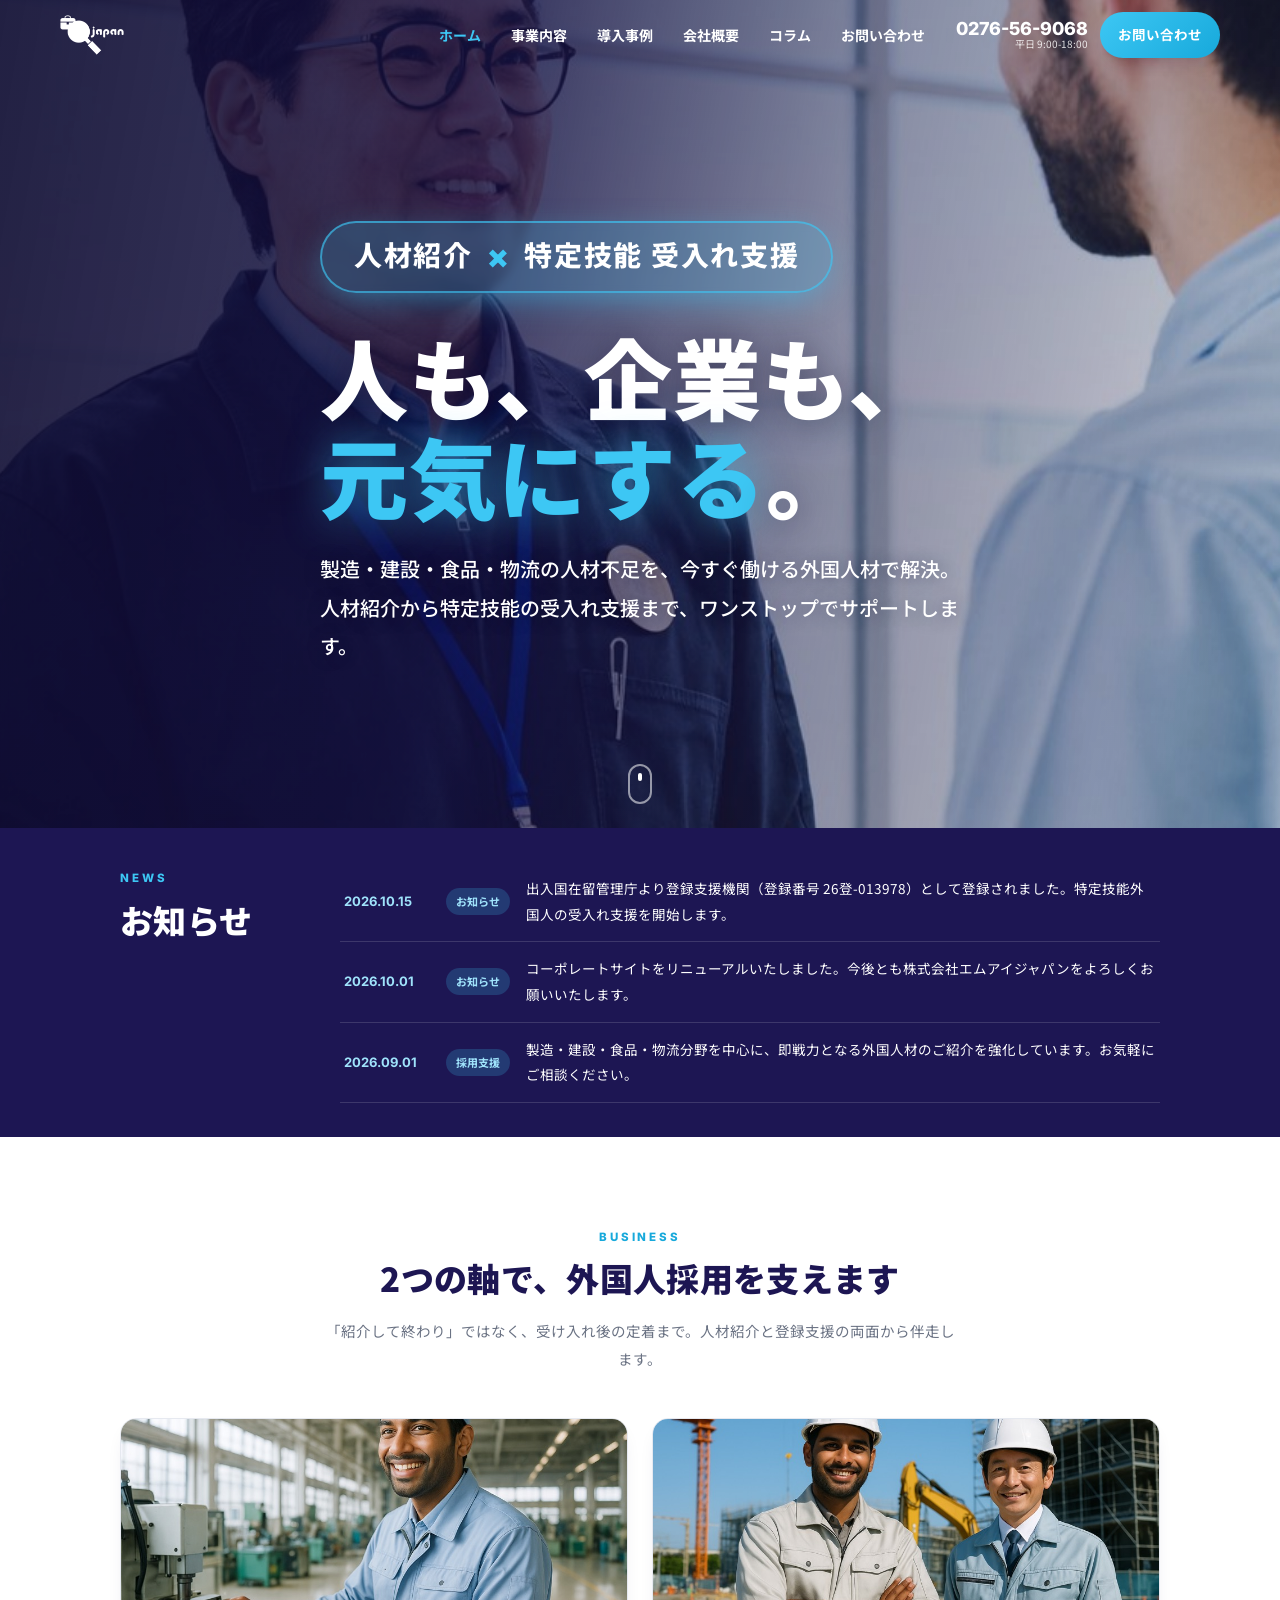
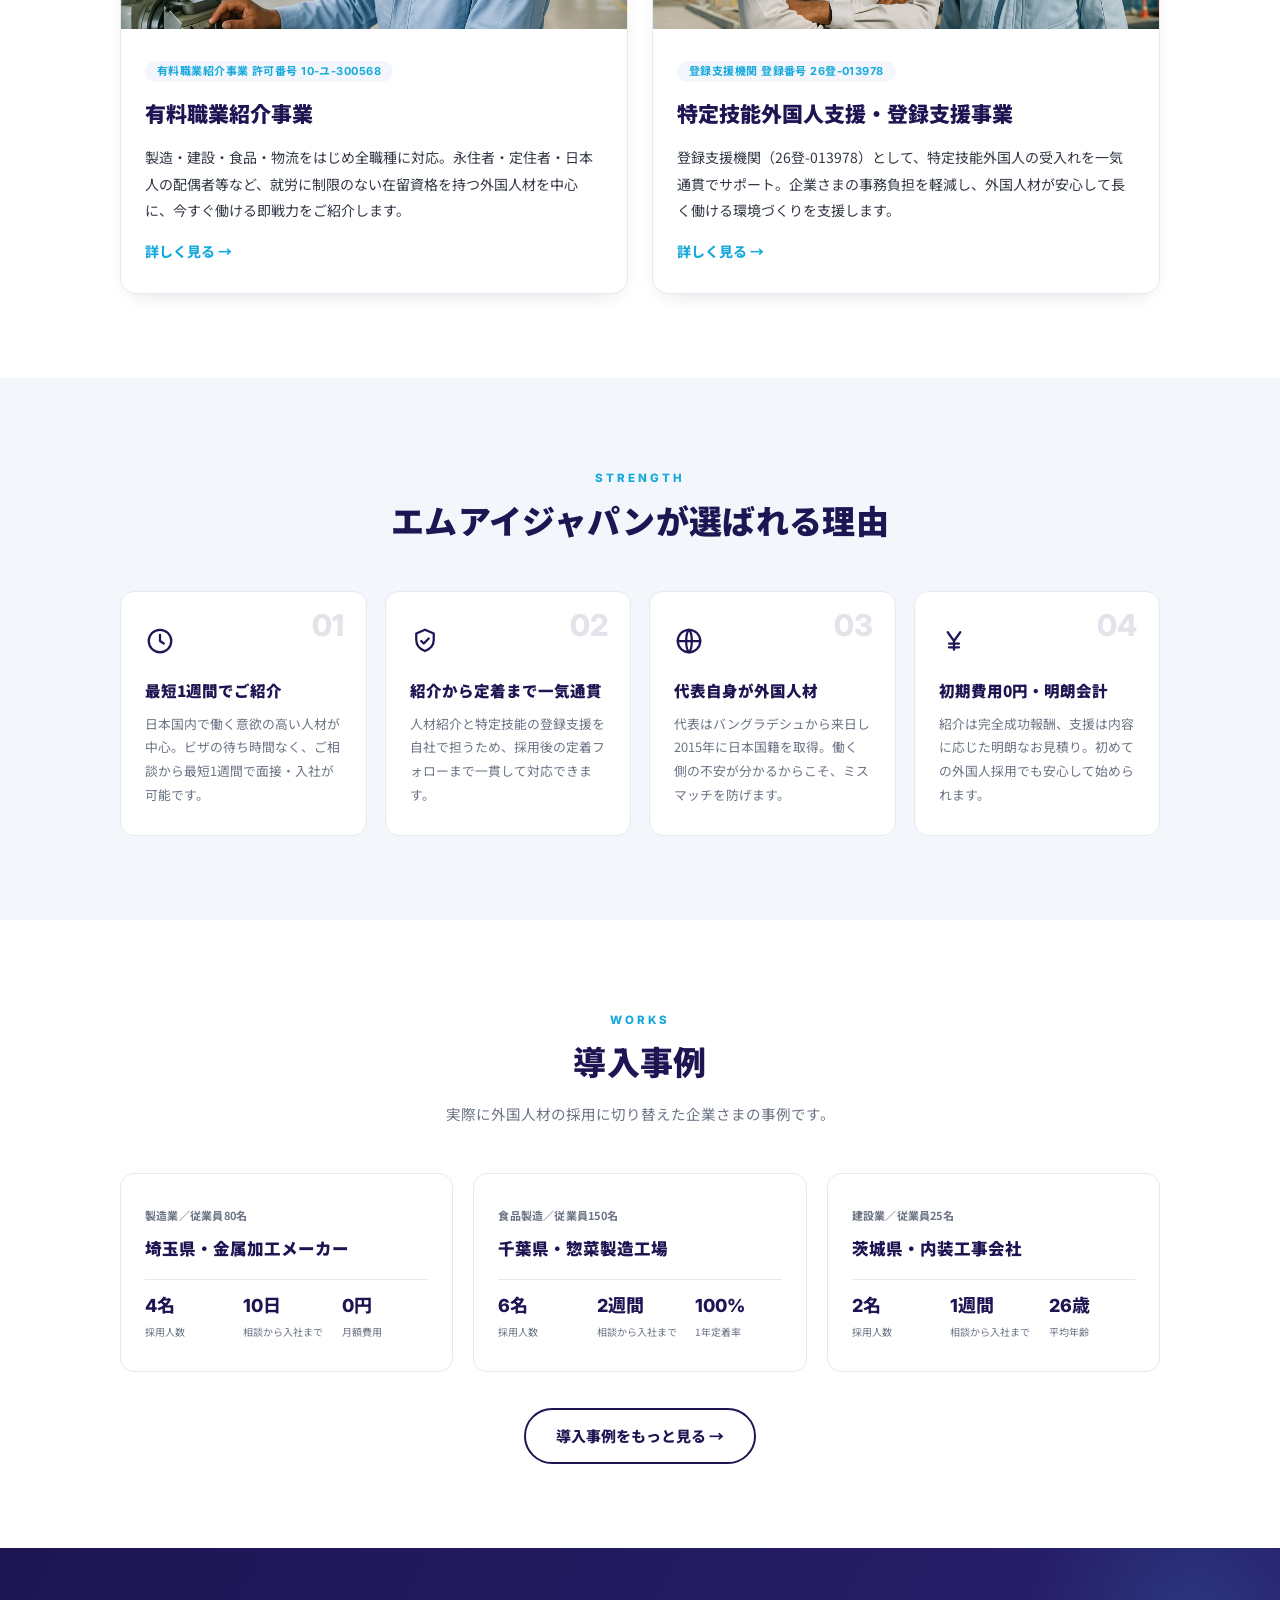
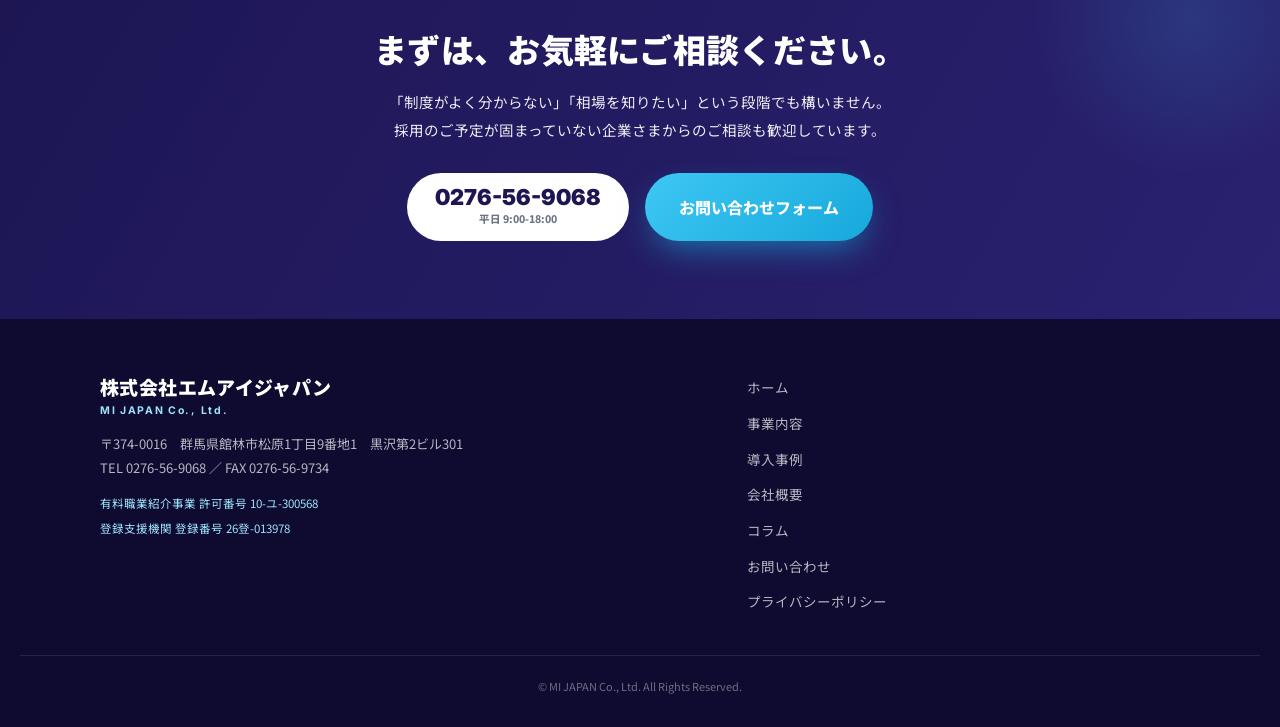
<file: index.html>
<!DOCTYPE html>
<html lang="ja">
<head>
<meta name="robots" content="noindex,nofollow">
<!-- Google Tag Manager -->
<script>(function(w,d,s,l,i){w[l]=w[l]||[];w[l].push({'gtm.start':
new Date().getTime(),event:'gtm.js'});var f=d.getElementsByTagName(s)[0],
j=d.createElement(s),dl=l!='dataLayer'?'&l='+l:'';j.async=true;j.src=
'https://www.googletagmanager.com/gtm.js?id='+i+dl;f.parentNode.insertBefore(j,f);
})(window,document,'script','dataLayer','GTM-NKFNLKCG');</script>
<!-- End Google Tag Manager -->
<meta charset="UTF-8">
<meta name="viewport" content="width=device-width, initial-scale=1.0">
<title>外国人材の紹介・特定技能の受入れ支援なら株式会社エムアイジャパン</title>
<meta name="description" content="製造・建設・食品・物流の人手不足を、今すぐ働ける外国人材で解決。有料職業紹介と登録支援機関による特定技能サポートをワンストップで提供。群馬・関東・静岡エリア対応。">
<link rel="icon" href="assets/favicon.ico" sizes="any">
<link rel="icon" type="image/png" sizes="32x32" href="assets/favicon-32.png">
<link rel="apple-touch-icon" href="assets/favicon-180.png">
<meta property="og:title" content="外国人材の紹介・特定技能の受入れ支援なら株式会社エムアイジャパン">
<meta property="og:description" content="製造・建設・食品・物流の人手不足を、今すぐ働ける外国人材で解決。有料職業紹介と登録支援機関による特定技能サポートをワンストップで提供。群馬・関東・静岡エリア対応。">
<meta property="og:type" content="website">
<meta name="format-detection" content="telephone=no">
<link rel="preconnect" href="https://fonts.googleapis.com">
<link rel="preconnect" href="https://fonts.gstatic.com" crossorigin>
<link href="https://fonts.googleapis.com/css2?family=Noto+Sans+JP:wght@400;500;700;900&family=Inter:wght@600;700;800;900&display=swap" rel="stylesheet">
<link rel="stylesheet" href="assets/style.css">
</head>
<body class="home">
<!-- Google Tag Manager (noscript) -->
<noscript><iframe src="https://www.googletagmanager.com/ns.html?id=GTM-NKFNLKCG"
height="0" width="0" style="display:none;visibility:hidden"></iframe></noscript>
<!-- End Google Tag Manager (noscript) -->
<header id="hd">
  <div class="hd-in">
    <a class="brand" href="index.html"><img src="assets/logo.png" alt="株式会社エムアイジャパン"></a>
    <nav class="gnav"><a href="index.html" class="active">ホーム</a><a href="services.html">事業内容</a><a href="works.html">導入事例</a><a href="company.html">会社概要</a><a href="column/index.html">コラム</a><a href="contact.html">お問い合わせ</a></nav>
    <div class="hd-cta">
      <a class="hd-tel" href="tel:0276569068"><span class="t">0276-56-9068</span><span class="h">平日 9:00-18:00</span></a>
      <a class="hd-btn" href="contact.html">お問い合わせ</a>
    </div>
    <button class="burger" aria-label="メニュー" onclick="document.body.classList.toggle('mopen')"><span></span><span></span><span></span></button>
  </div>
  <nav class="mnav"><a href="index.html" class="active">ホーム</a><a href="services.html">事業内容</a><a href="works.html">導入事例</a><a href="company.html">会社概要</a><a href="column/index.html">コラム</a><a href="contact.html">お問い合わせ</a><a class="mnav-tel" href="tel:0276569068">電話する 0276-56-9068</a></nav>
</header>
<main>

<section class="hero" id="top">
  <img class="hero-bg" src="assets/hero-main.jpg" alt="企業の採用担当者と外国人材">
  <div class="hero-ov"></div>
  <div class="wrap hero-inner">
    <span class="hero-eyebrow reveal">人材紹介 <i>×</i> 特定技能 受入れ支援</span>
    <h1 class="reveal">人も、企業も、<br><em>元気にする</em>。</h1>
    <p class="hero-lead reveal">製造・建設・食品・物流の人材不足を、今すぐ働ける外国人材で解決。人材紹介から特定技能の受入れ支援まで、ワンストップでサポートします。</p>
  </div>
  <div class="hero-scroll" aria-hidden="true"><span></span></div>
</section>

<section class="news-sec">
  <div class="wrap news-wrap">
    <div class="news-head"><span class="eyebrow">News</span><h2>お知らせ</h2></div>
    <div class="news-list"><a class="news-row reveal" href="column/index.html"><span class="nd">2026.10.15</span><span class="nc">お知らせ</span><span class="nt">出入国在留管理庁より登録支援機関（登録番号 26登-013978）として登録されました。特定技能外国人の受入れ支援を開始します。</span></a><a class="news-row reveal" href="column/index.html"><span class="nd">2026.10.01</span><span class="nc">お知らせ</span><span class="nt">コーポレートサイトをリニューアルいたしました。今後とも株式会社エムアイジャパンをよろしくお願いいたします。</span></a><a class="news-row reveal" href="column/index.html"><span class="nd">2026.09.01</span><span class="nc">採用支援</span><span class="nt">製造・建設・食品・物流分野を中心に、即戦力となる外国人材のご紹介を強化しています。お気軽にご相談ください。</span></a></div>
  </div>
</section>

<section class="sec">
  <div class="wrap">
    <div class="sec-head reveal"><span class="eyebrow">Business</span><h2>2つの軸で、外国人採用を支えます</h2><p class="sec-sub">「紹介して終わり」ではなく、受け入れ後の定着まで。人材紹介と登録支援の両面から伴走します。</p></div>
    <div class="svc-grid"><a class="svc-card reveal" href="services.html#agency">
  <div class="svc-img" style="background-image:url('assets/work-factory.jpg')"></div>
  <div class="svc-body"><span class="svc-lic">有料職業紹介事業 許可番号 10-ユ-300568</span><h3>有料職業紹介事業</h3><p>製造・建設・食品・物流をはじめ全職種に対応。永住者・定住者・日本人の配偶者等など、就労に制限のない在留資格を持つ外国人材を中心に、今すぐ働ける即戦力をご紹介します。</p><span class="more">詳しく見る →</span></div>
</a><a class="svc-card reveal" href="services.html#tokutei">
  <div class="svc-img" style="background-image:url('assets/work-construction.jpg')"></div>
  <div class="svc-body"><span class="svc-lic">登録支援機関 登録番号 26登-013978</span><h3>特定技能外国人支援・登録支援事業</h3><p>登録支援機関（26登-013978）として、特定技能外国人の受入れを一気通貫でサポート。企業さまの事務負担を軽減し、外国人材が安心して長く働ける環境づくりを支援します。</p><span class="more">詳しく見る →</span></div>
</a></div>
  </div>
</section>

<section class="sec sec-tint">
  <div class="wrap">
    <div class="sec-head reveal"><span class="eyebrow">Strength</span><h2>エムアイジャパンが選ばれる理由</h2></div>
    <div class="st-grid"><div class="st-card reveal"><div class="st-ico"><svg viewBox="0 0 24 24" fill="none" stroke="currentColor" stroke-width="1.8" stroke-linecap="round" stroke-linejoin="round"><circle cx="12" cy="12" r="9"/><path d="M12 7v5l3 2"/></svg></div><h3>最短1週間でご紹介</h3><p>日本国内で働く意欲の高い人材が中心。ビザの待ち時間なく、ご相談から最短1週間で面接・入社が可能です。</p></div><div class="st-card reveal"><div class="st-ico"><svg viewBox="0 0 24 24" fill="none" stroke="currentColor" stroke-width="1.8" stroke-linecap="round" stroke-linejoin="round"><path d="M12 3l7 3v5c0 4.5-3 7.5-7 9-4-1.5-7-4.5-7-9V6z"/><path d="M9 12l2 2 4-4"/></svg></div><h3>紹介から定着まで一気通貫</h3><p>人材紹介と特定技能の登録支援を自社で担うため、採用後の定着フォローまで一貫して対応できます。</p></div><div class="st-card reveal"><div class="st-ico"><svg viewBox="0 0 24 24" fill="none" stroke="currentColor" stroke-width="1.8" stroke-linecap="round" stroke-linejoin="round"><circle cx="12" cy="12" r="9"/><path d="M3 12h18M12 3c3 3 3 15 0 18M12 3c-3 3-3 15 0 18"/></svg></div><h3>代表自身が外国人材</h3><p>代表はバングラデシュから来日し2015年に日本国籍を取得。働く側の不安が分かるからこそ、ミスマッチを防げます。</p></div><div class="st-card reveal"><div class="st-ico"><svg viewBox="0 0 24 24" fill="none" stroke="currentColor" stroke-width="1.8" stroke-linecap="round" stroke-linejoin="round"><path d="M7 5l5 7 5-7M12 12v7M8 14h8M8 17h8"/></svg></div><h3>初期費用0円・明朗会計</h3><p>紹介は完全成功報酬、支援は内容に応じた明朗なお見積り。初めての外国人採用でも安心して始められます。</p></div></div>
  </div>
</section>

<section class="sec">
  <div class="wrap">
    <div class="sec-head reveal"><span class="eyebrow">Works</span><h2>導入事例</h2><p class="sec-sub">実際に外国人材の採用に切り替えた企業さまの事例です。</p></div>
    <div class="wk-grid"><a class="wk-card reveal" href="works.html"><span class="wk-ind">製造業／従業員80名</span><h3>埼玉県・金属加工メーカー</h3><div class="wk-m"><div class="m"><b>4名</b><span>採用人数</span></div><div class="m"><b>10日</b><span>相談から入社まで</span></div><div class="m"><b>0円</b><span>月額費用</span></div></div></a><a class="wk-card reveal" href="works.html"><span class="wk-ind">食品製造／従業員150名</span><h3>千葉県・惣菜製造工場</h3><div class="wk-m"><div class="m"><b>6名</b><span>採用人数</span></div><div class="m"><b>2週間</b><span>相談から入社まで</span></div><div class="m"><b>100%</b><span>1年定着率</span></div></div></a><a class="wk-card reveal" href="works.html"><span class="wk-ind">建設業／従業員25名</span><h3>茨城県・内装工事会社</h3><div class="wk-m"><div class="m"><b>2名</b><span>採用人数</span></div><div class="m"><b>1週間</b><span>相談から入社まで</span></div><div class="m"><b>26歳</b><span>平均年齢</span></div></div></a></div>
    <div class="center"><a class="btn-line" href="works.html">導入事例をもっと見る →</a></div>
  </div>
</section>

<section class="cta-band">
  <div class="cta-in reveal">
    <h2>まずは、お気軽にご相談ください。</h2>
    <p>「制度がよく分からない」「相場を知りたい」という段階でも構いません。<br>採用のご予定が固まっていない企業さまからのご相談も歓迎しています。</p>
    <div class="cta-btns">
      <a class="btn-tel" href="tel:0276569068"><span class="no">0276-56-9068</span><span class="hr">平日 9:00-18:00</span></a>
      <a class="btn-form" href="contact.html">お問い合わせフォーム</a>
    </div>
  </div>
</section>

</main>
<footer>
  <div class="ft-in">
    <div class="ft-brand">
      <p class="ft-name">株式会社エムアイジャパン<span>MI JAPAN Co., Ltd.</span></p>
      <p class="ft-addr">〒374-0016　群馬県館林市松原1丁目9番地1　黒沢第2ビル301<br>TEL 0276-56-9068 ／ FAX 0276-56-9734</p>
      <p class="ft-lic"><span>有料職業紹介事業 許可番号 10-ユ-300568</span><span>登録支援機関 登録番号 26登-013978</span></p>
    </div>
    <nav class="ft-nav"><a href="index.html">ホーム</a><a href="services.html">事業内容</a><a href="works.html">導入事例</a><a href="company.html">会社概要</a><a href="column/index.html">コラム</a><a href="contact.html">お問い合わせ</a><a href="privacy.html">プライバシーポリシー</a></nav>
  </div>
  <p class="copy">© MI JAPAN Co., Ltd. All Rights Reserved.</p>
</footer>
<a class="pagetop" href="#top" aria-label="ページ上部へ">↑</a>
<div class="mbar">
  <a href="tel:0276569068" class="mb-tel">電話</a>
  <a href="contact.html" class="mb-form">お問い合わせ</a>
</div>
<script src="assets/app.js"></script>
</body>
</html>
</file>
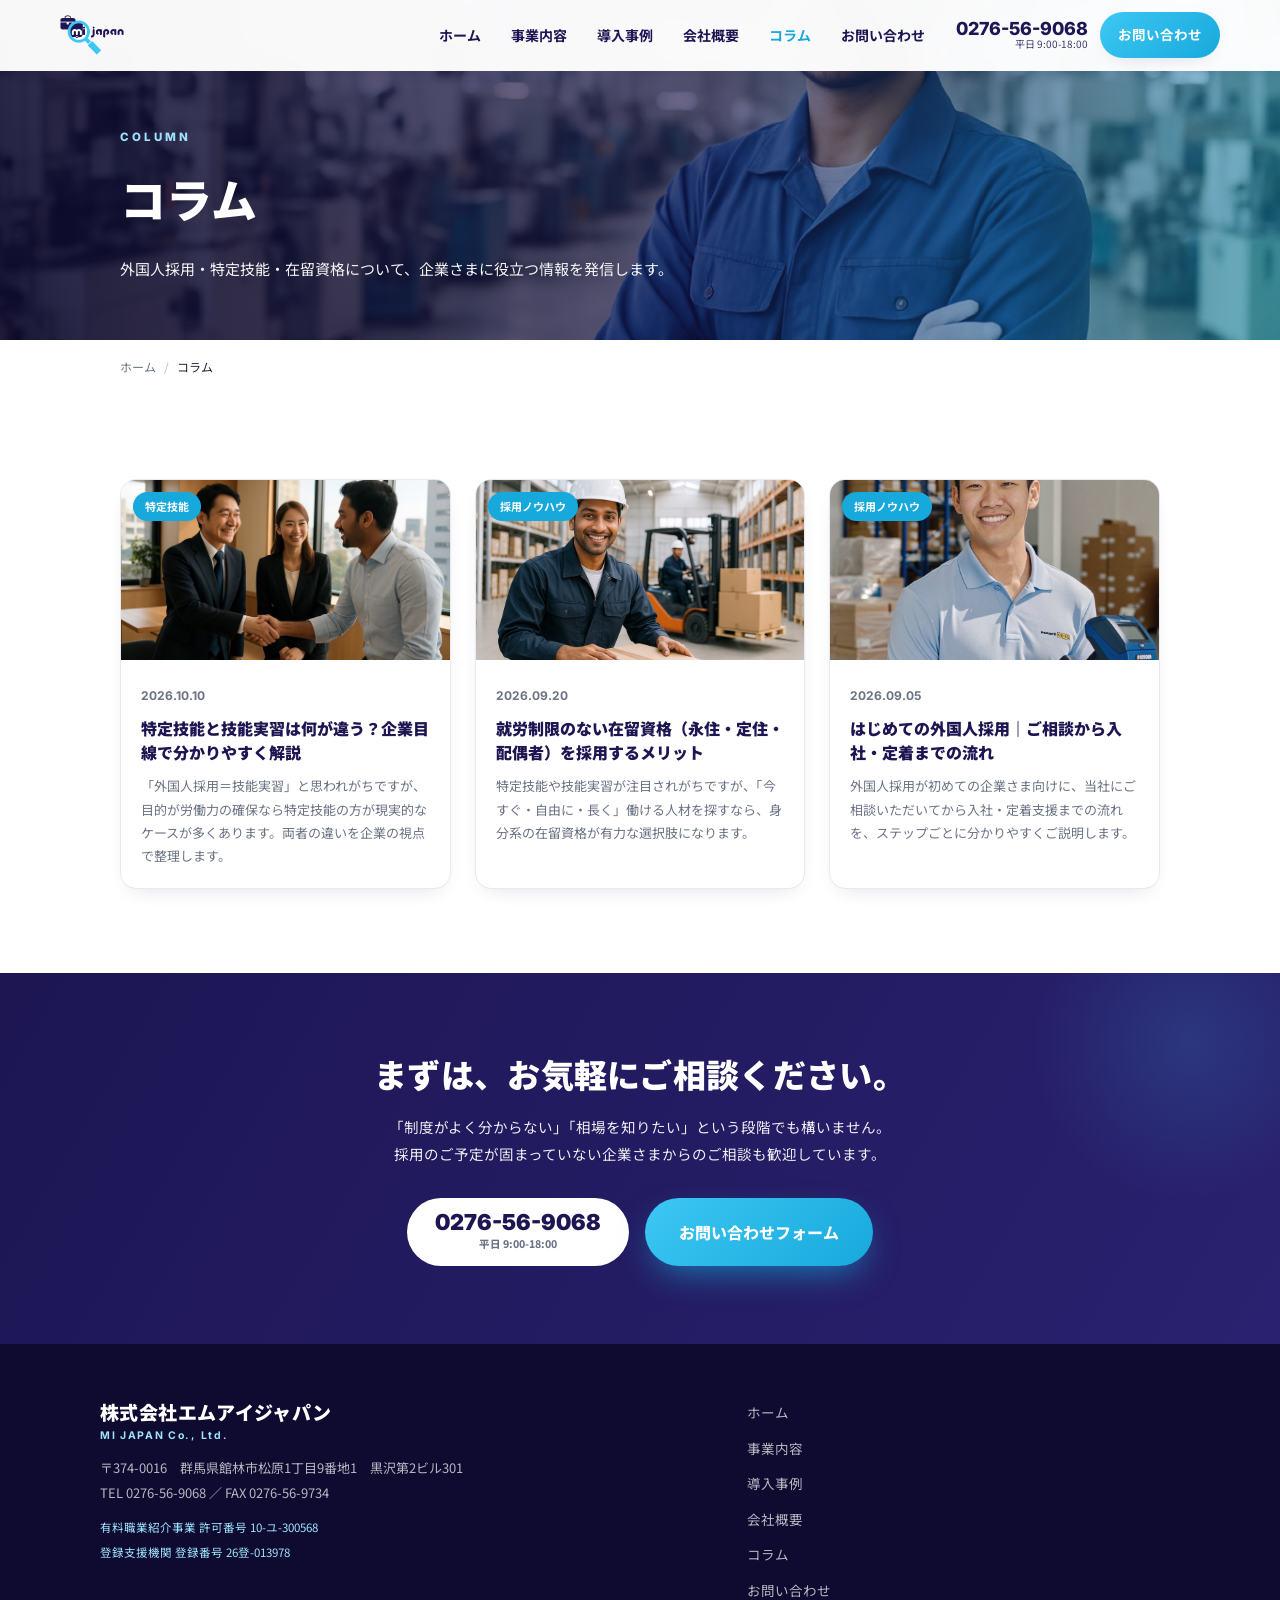
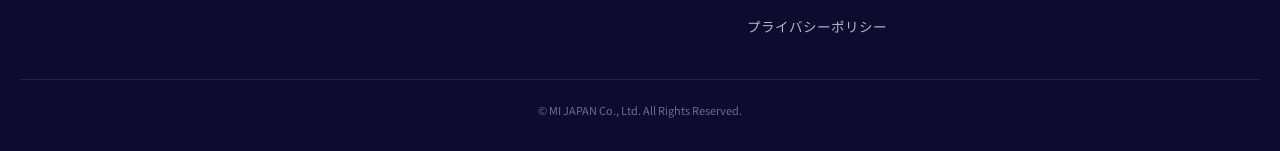
<file: column/index.html>
<!DOCTYPE html>
<html lang="ja">
<head>
<meta name="robots" content="noindex,nofollow">
<!-- Google Tag Manager -->
<script>(function(w,d,s,l,i){w[l]=w[l]||[];w[l].push({'gtm.start':
new Date().getTime(),event:'gtm.js'});var f=d.getElementsByTagName(s)[0],
j=d.createElement(s),dl=l!='dataLayer'?'&l='+l:'';j.async=true;j.src=
'https://www.googletagmanager.com/gtm.js?id='+i+dl;f.parentNode.insertBefore(j,f);
})(window,document,'script','dataLayer','GTM-NKFNLKCG');</script>
<!-- End Google Tag Manager -->
<meta charset="UTF-8">
<meta name="viewport" content="width=device-width, initial-scale=1.0">
<title>コラム｜株式会社エムアイジャパン</title>
<meta name="description" content="外国人採用・特定技能・在留資格に関する企業さま向けコラム。採用ノウハウや制度解説を分かりやすくお届けします。">
<link rel="icon" href="../assets/favicon.ico" sizes="any">
<link rel="icon" type="image/png" sizes="32x32" href="../assets/favicon-32.png">
<link rel="apple-touch-icon" href="../assets/favicon-180.png">
<meta property="og:title" content="コラム｜株式会社エムアイジャパン">
<meta property="og:description" content="外国人採用・特定技能・在留資格に関する企業さま向けコラム。採用ノウハウや制度解説を分かりやすくお届けします。">
<meta property="og:type" content="website">
<meta name="format-detection" content="telephone=no">
<link rel="preconnect" href="https://fonts.googleapis.com">
<link rel="preconnect" href="https://fonts.gstatic.com" crossorigin>
<link href="https://fonts.googleapis.com/css2?family=Noto+Sans+JP:wght@400;500;700;900&family=Inter:wght@600;700;800;900&display=swap" rel="stylesheet">
<link rel="stylesheet" href="../assets/style.css">
</head>
<body>
<!-- Google Tag Manager (noscript) -->
<noscript><iframe src="https://www.googletagmanager.com/ns.html?id=GTM-NKFNLKCG"
height="0" width="0" style="display:none;visibility:hidden"></iframe></noscript>
<!-- End Google Tag Manager (noscript) -->
<header id="hd">
  <div class="hd-in">
    <a class="brand" href="../index.html"><img src="../assets/logo.png" alt="株式会社エムアイジャパン"></a>
    <nav class="gnav"><a href="../index.html">ホーム</a><a href="../services.html">事業内容</a><a href="../works.html">導入事例</a><a href="../company.html">会社概要</a><a href="../column/index.html" class="active">コラム</a><a href="../contact.html">お問い合わせ</a></nav>
    <div class="hd-cta">
      <a class="hd-tel" href="tel:0276569068"><span class="t">0276-56-9068</span><span class="h">平日 9:00-18:00</span></a>
      <a class="hd-btn" href="../contact.html">お問い合わせ</a>
    </div>
    <button class="burger" aria-label="メニュー" onclick="document.body.classList.toggle('mopen')"><span></span><span></span><span></span></button>
  </div>
  <nav class="mnav"><a href="../index.html">ホーム</a><a href="../services.html">事業内容</a><a href="../works.html">導入事例</a><a href="../company.html">会社概要</a><a href="../column/index.html" class="active">コラム</a><a href="../contact.html">お問い合わせ</a><a class="mnav-tel" href="tel:0276569068">電話する 0276-56-9068</a></nav>
</header>
<main>

<section class="phero" style="background-image:linear-gradient(100deg,rgba(14,10,48,.86),rgba(20,15,70,.58) 55%,rgba(23,169,219,.42)),url('../assets/mv.jpg');background-size:cover;background-position:center">
  <div class="phero-in reveal">
    <span class="eyebrow light">Column</span>
    <h1>コラム</h1>
    <p>外国人採用・特定技能・在留資格について、企業さまに役立つ情報を発信します。</p>
  </div>
</section>
<div class="crumbs wrap"><a href="../index.html">ホーム</a><i>/</i><span>コラム</span></div>
<section class="sec"><div class="wrap">
  <div class="col-grid"><a class="col-card reveal" href="tokutei-vs-ginojisshu.html">
  <div class="col-img" style="background-image:url('../assets/interview.jpg')"><span class="col-cat">特定技能</span></div>
  <div class="col-body"><time>2026.10.10</time><h3>特定技能と技能実習は何が違う？企業目線で分かりやすく解説</h3><p>「外国人採用＝技能実習」と思われがちですが、目的が労働力の確保なら特定技能の方が現実的なケースが多くあります。両者の違いを企業の視点で整理します。</p></div>
</a><a class="col-card reveal" href="mibunkei-merit.html">
  <div class="col-img" style="background-image:url('../assets/work-logistics.jpg')"><span class="col-cat">採用ノウハウ</span></div>
  <div class="col-body"><time>2026.09.20</time><h3>就労制限のない在留資格（永住・定住・配偶者）を採用するメリット</h3><p>特定技能や技能実習が注目されがちですが、「今すぐ・自由に・長く」働ける人材を探すなら、身分系の在留資格が有力な選択肢になります。</p></div>
</a><a class="col-card reveal" href="ukeire-flow.html">
  <div class="col-img" style="background-image:url('../assets/flow-warehouse.jpg')"><span class="col-cat">採用ノウハウ</span></div>
  <div class="col-body"><time>2026.09.05</time><h3>はじめての外国人採用｜ご相談から入社・定着までの流れ</h3><p>外国人採用が初めての企業さま向けに、当社にご相談いただいてから入社・定着支援までの流れを、ステップごとに分かりやすくご説明します。</p></div>
</a></div>
  
</div></section>
<section class="cta-band">
  <div class="cta-in reveal">
    <h2>まずは、お気軽にご相談ください。</h2>
    <p>「制度がよく分からない」「相場を知りたい」という段階でも構いません。<br>採用のご予定が固まっていない企業さまからのご相談も歓迎しています。</p>
    <div class="cta-btns">
      <a class="btn-tel" href="tel:0276569068"><span class="no">0276-56-9068</span><span class="hr">平日 9:00-18:00</span></a>
      <a class="btn-form" href="../contact.html">お問い合わせフォーム</a>
    </div>
  </div>
</section>

</main>
<footer>
  <div class="ft-in">
    <div class="ft-brand">
      <p class="ft-name">株式会社エムアイジャパン<span>MI JAPAN Co., Ltd.</span></p>
      <p class="ft-addr">〒374-0016　群馬県館林市松原1丁目9番地1　黒沢第2ビル301<br>TEL 0276-56-9068 ／ FAX 0276-56-9734</p>
      <p class="ft-lic"><span>有料職業紹介事業 許可番号 10-ユ-300568</span><span>登録支援機関 登録番号 26登-013978</span></p>
    </div>
    <nav class="ft-nav"><a href="../index.html">ホーム</a><a href="../services.html">事業内容</a><a href="../works.html">導入事例</a><a href="../company.html">会社概要</a><a href="../column/index.html">コラム</a><a href="../contact.html">お問い合わせ</a><a href="../privacy.html">プライバシーポリシー</a></nav>
  </div>
  <p class="copy">© MI JAPAN Co., Ltd. All Rights Reserved.</p>
</footer>
<a class="pagetop" href="#top" aria-label="ページ上部へ">↑</a>
<div class="mbar">
  <a href="tel:0276569068" class="mb-tel">電話</a>
  <a href="../contact.html" class="mb-form">お問い合わせ</a>
</div>
<script src="../assets/app.js"></script>
</body>
</html>
</file>
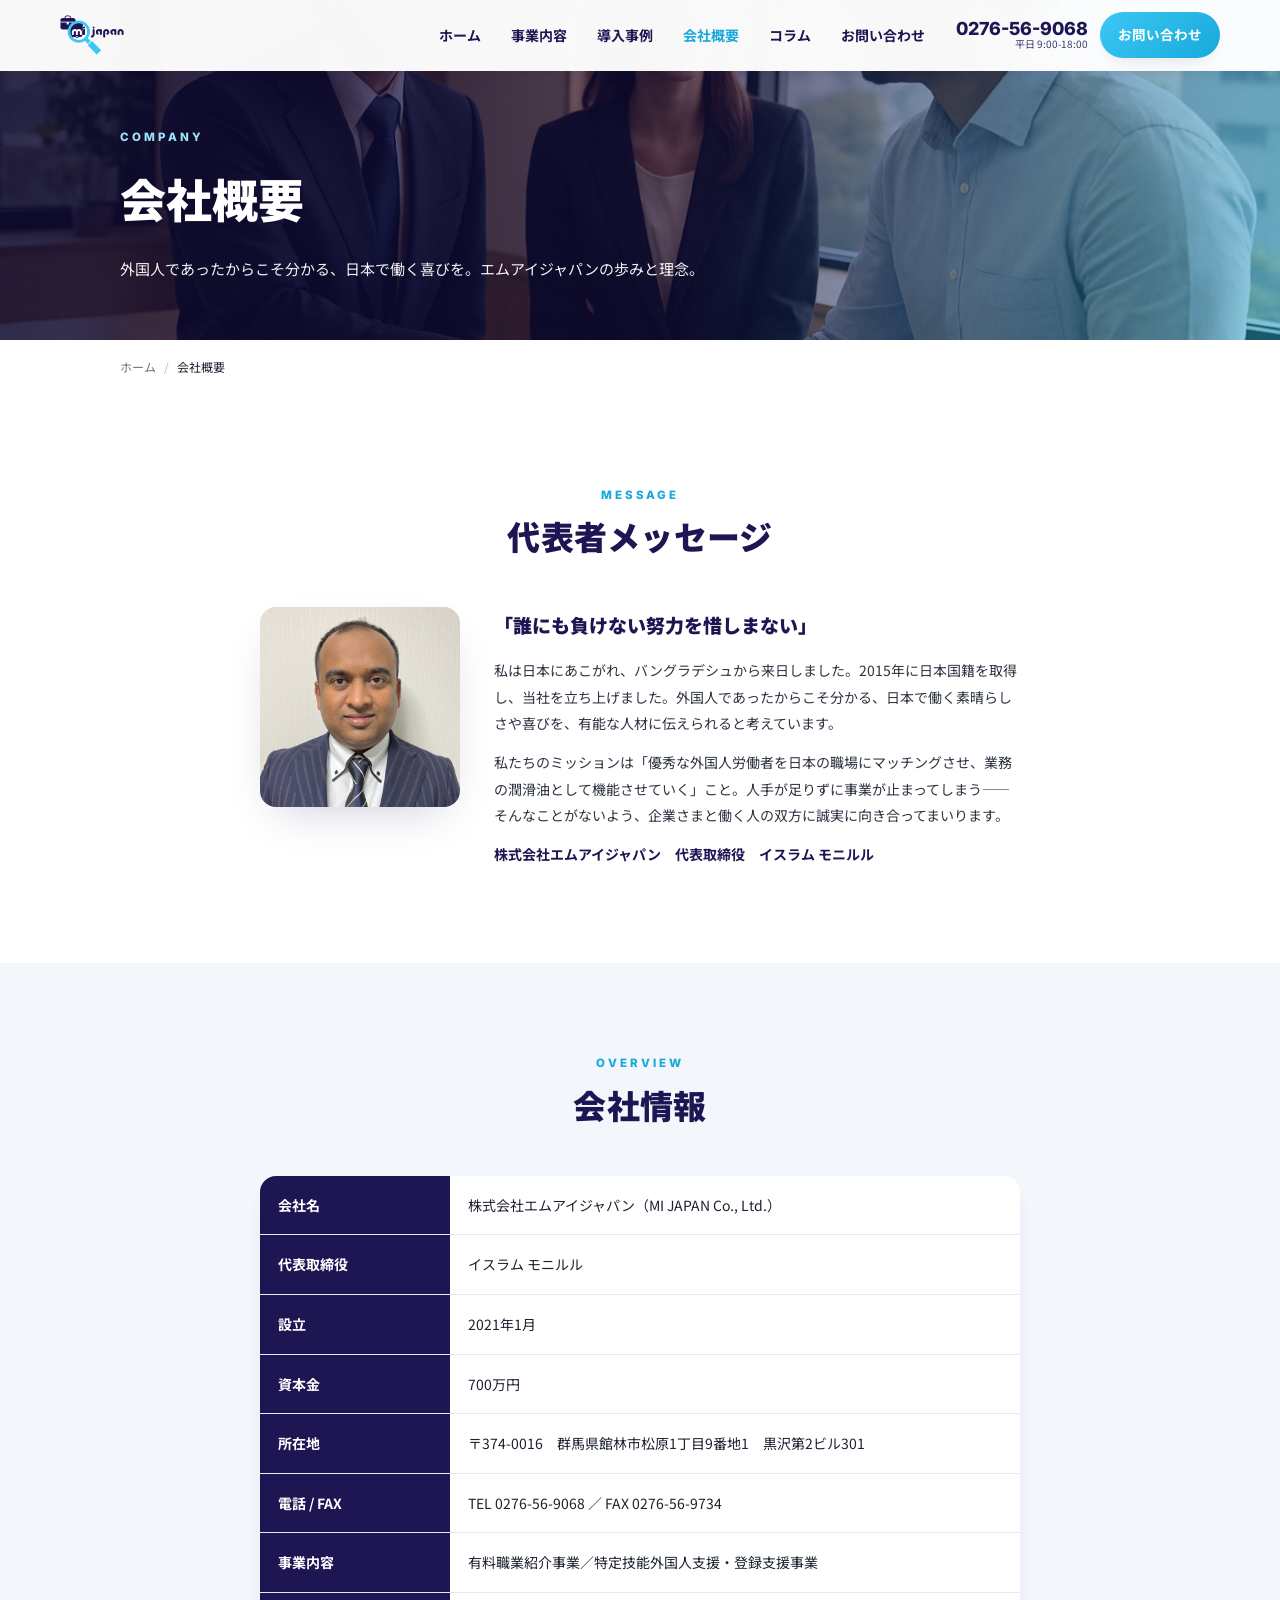
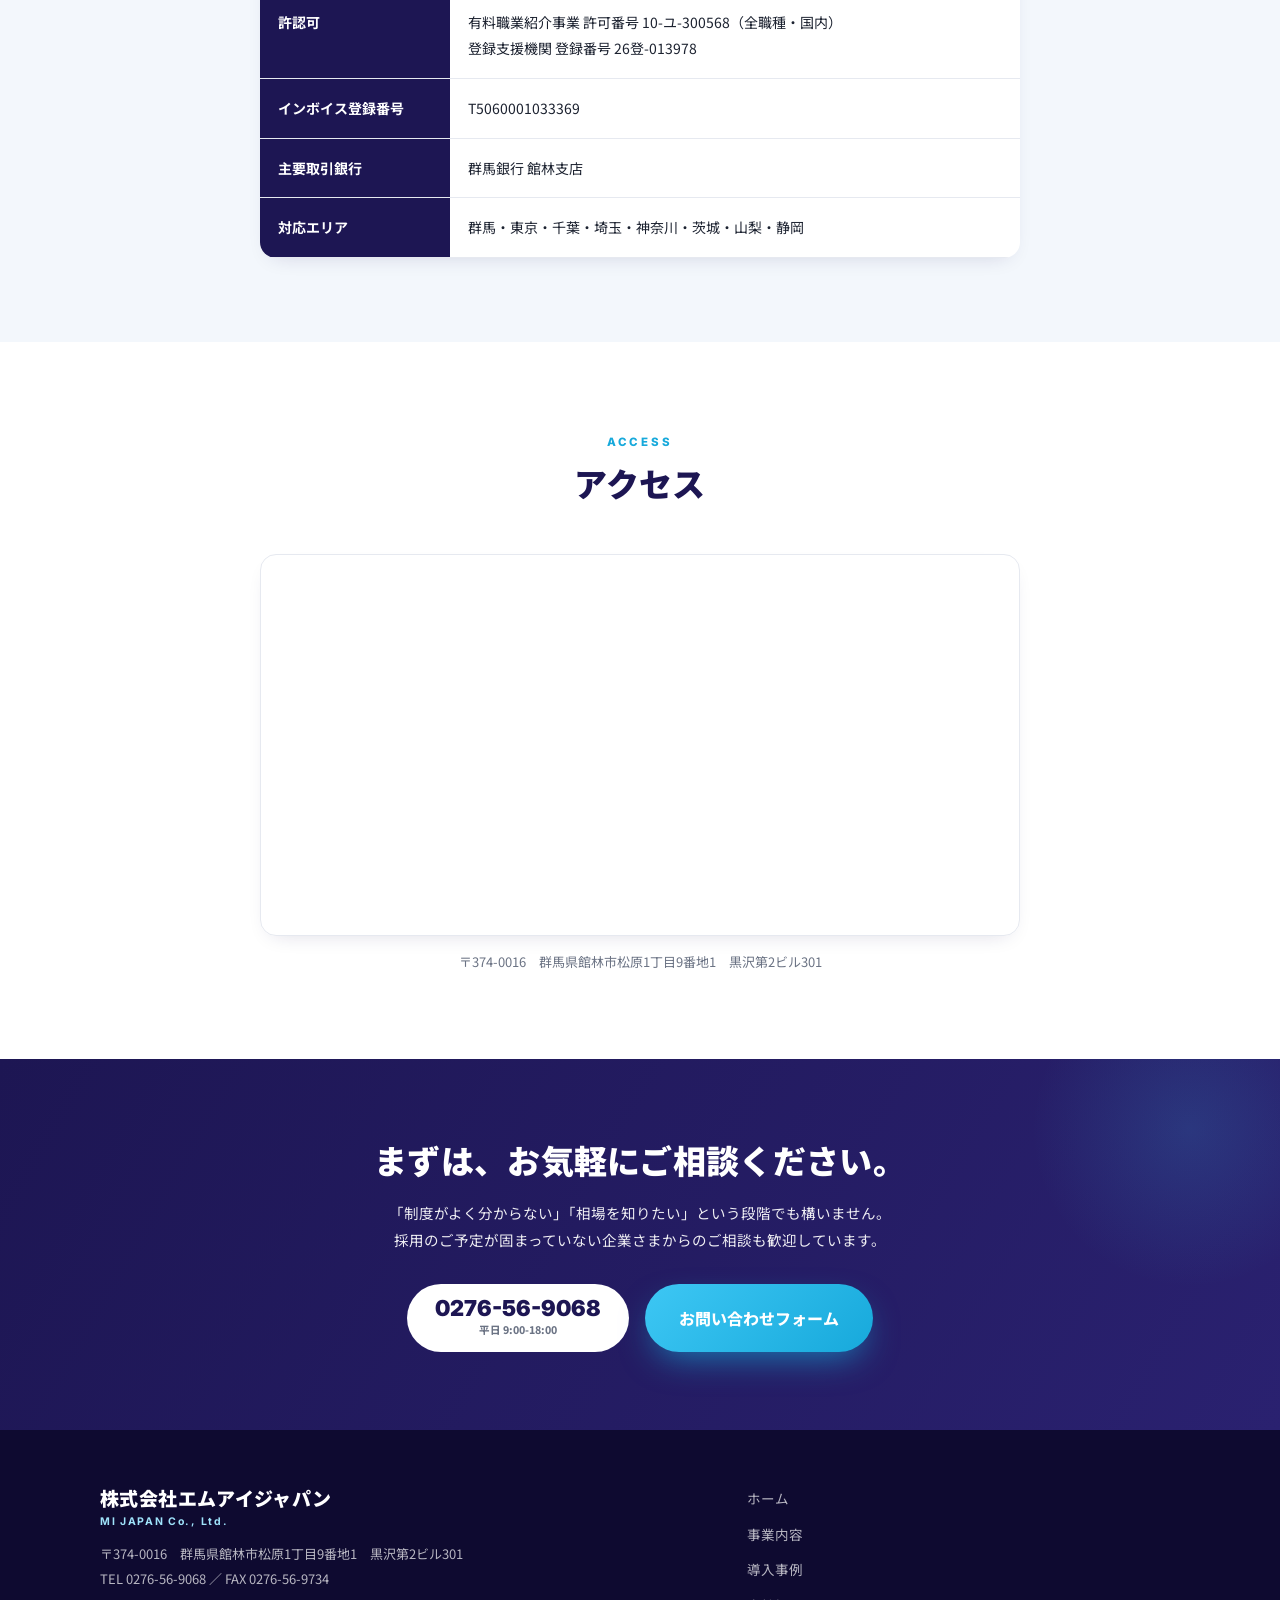
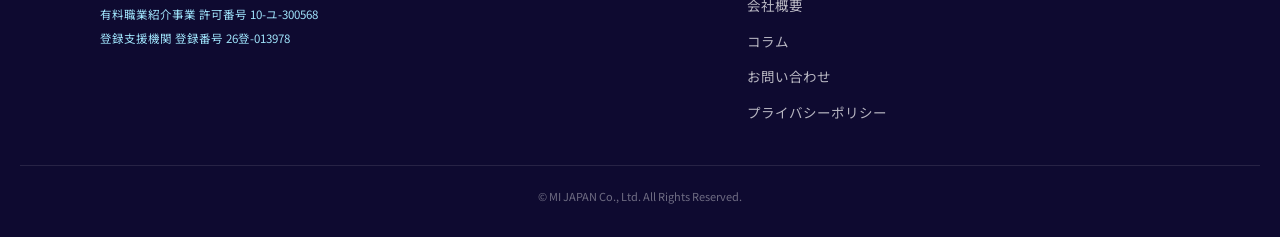
<file: company.html>
<!DOCTYPE html>
<html lang="ja">
<head>
<meta name="robots" content="noindex,nofollow">
<!-- Google Tag Manager -->
<script>(function(w,d,s,l,i){w[l]=w[l]||[];w[l].push({'gtm.start':
new Date().getTime(),event:'gtm.js'});var f=d.getElementsByTagName(s)[0],
j=d.createElement(s),dl=l!='dataLayer'?'&l='+l:'';j.async=true;j.src=
'https://www.googletagmanager.com/gtm.js?id='+i+dl;f.parentNode.insertBefore(j,f);
})(window,document,'script','dataLayer','GTM-NKFNLKCG');</script>
<!-- End Google Tag Manager -->
<meta charset="UTF-8">
<meta name="viewport" content="width=device-width, initial-scale=1.0">
<title>会社概要｜株式会社エムアイジャパン</title>
<meta name="description" content="株式会社エムアイジャパンの会社概要。設立2021年1月、群馬県館林市。有料職業紹介事業（10-ユ-300568）および登録支援機関（26登-013978）として外国人材の紹介・支援を行っています。">
<link rel="icon" href="assets/favicon.ico" sizes="any">
<link rel="icon" type="image/png" sizes="32x32" href="assets/favicon-32.png">
<link rel="apple-touch-icon" href="assets/favicon-180.png">
<meta property="og:title" content="会社概要｜株式会社エムアイジャパン">
<meta property="og:description" content="株式会社エムアイジャパンの会社概要。設立2021年1月、群馬県館林市。有料職業紹介事業（10-ユ-300568）および登録支援機関（26登-013978）として外国人材の紹介・支援を行っています。">
<meta property="og:type" content="website">
<meta name="format-detection" content="telephone=no">
<link rel="preconnect" href="https://fonts.googleapis.com">
<link rel="preconnect" href="https://fonts.gstatic.com" crossorigin>
<link href="https://fonts.googleapis.com/css2?family=Noto+Sans+JP:wght@400;500;700;900&family=Inter:wght@600;700;800;900&display=swap" rel="stylesheet">
<link rel="stylesheet" href="assets/style.css">
</head>
<body>
<!-- Google Tag Manager (noscript) -->
<noscript><iframe src="https://www.googletagmanager.com/ns.html?id=GTM-NKFNLKCG"
height="0" width="0" style="display:none;visibility:hidden"></iframe></noscript>
<!-- End Google Tag Manager (noscript) -->
<header id="hd">
  <div class="hd-in">
    <a class="brand" href="index.html"><img src="assets/logo.png" alt="株式会社エムアイジャパン"></a>
    <nav class="gnav"><a href="index.html">ホーム</a><a href="services.html">事業内容</a><a href="works.html">導入事例</a><a href="company.html" class="active">会社概要</a><a href="column/index.html">コラム</a><a href="contact.html">お問い合わせ</a></nav>
    <div class="hd-cta">
      <a class="hd-tel" href="tel:0276569068"><span class="t">0276-56-9068</span><span class="h">平日 9:00-18:00</span></a>
      <a class="hd-btn" href="contact.html">お問い合わせ</a>
    </div>
    <button class="burger" aria-label="メニュー" onclick="document.body.classList.toggle('mopen')"><span></span><span></span><span></span></button>
  </div>
  <nav class="mnav"><a href="index.html">ホーム</a><a href="services.html">事業内容</a><a href="works.html">導入事例</a><a href="company.html" class="active">会社概要</a><a href="column/index.html">コラム</a><a href="contact.html">お問い合わせ</a><a class="mnav-tel" href="tel:0276569068">電話する 0276-56-9068</a></nav>
</header>
<main>

<section class="phero" style="background-image:linear-gradient(100deg,rgba(14,10,48,.86),rgba(20,15,70,.58) 55%,rgba(23,169,219,.42)),url('assets/interview.jpg');background-size:cover;background-position:center">
  <div class="phero-in reveal">
    <span class="eyebrow light">Company</span>
    <h1>会社概要</h1>
    <p>外国人であったからこそ分かる、日本で働く喜びを。エムアイジャパンの歩みと理念。</p>
  </div>
</section>
<div class="crumbs wrap"><a href="index.html">ホーム</a><i>/</i><span>会社概要</span></div>

<section class="sec"><div class="wrap-narrow">
  <div class="sec-head reveal"><span class="eyebrow">Message</span><h2>代表者メッセージ</h2></div>
  <div class="msg reveal">
    <img class="msg-photo" src="assets/ceo.jpg" alt="代表取締役 イスラム モニルル">
    <div class="msg-body">
      <h3>「誰にも負けない努力を惜しまない」</h3>
      <p>私は日本にあこがれ、バングラデシュから来日しました。2015年に日本国籍を取得し、当社を立ち上げました。外国人であったからこそ分かる、日本で働く素晴らしさや喜びを、有能な人材に伝えられると考えています。</p>
      <p>私たちのミッションは「優秀な外国人労働者を日本の職場にマッチングさせ、業務の潤滑油として機能させていく」こと。人手が足りずに事業が止まってしまう——そんなことがないよう、企業さまと働く人の双方に誠実に向き合ってまいります。</p>
      <p class="sign">株式会社エムアイジャパン　代表取締役　イスラム モニルル</p>
    </div>
  </div>
</div></section>

<section class="sec sec-tint"><div class="wrap-narrow">
  <div class="sec-head reveal"><span class="eyebrow">Overview</span><h2>会社情報</h2></div>
  <table class="co-table reveal"><tr><th>会社名</th><td>株式会社エムアイジャパン（MI JAPAN Co., Ltd.）</td></tr><tr><th>代表取締役</th><td>イスラム モニルル</td></tr><tr><th>設立</th><td>2021年1月</td></tr><tr><th>資本金</th><td>700万円</td></tr><tr><th>所在地</th><td>〒374-0016　群馬県館林市松原1丁目9番地1　黒沢第2ビル301</td></tr><tr><th>電話 / FAX</th><td>TEL 0276-56-9068 ／ FAX 0276-56-9734</td></tr><tr><th>事業内容</th><td>有料職業紹介事業／特定技能外国人支援・登録支援事業</td></tr><tr><th>許認可</th><td>有料職業紹介事業 許可番号 10-ユ-300568（全職種・国内）<br>登録支援機関 登録番号 26登-013978</td></tr><tr><th>インボイス登録番号</th><td>T5060001033369</td></tr><tr><th>主要取引銀行</th><td>群馬銀行 館林支店</td></tr><tr><th>対応エリア</th><td>群馬・東京・千葉・埼玉・神奈川・茨城・山梨・静岡</td></tr></table>
</div></section>

<section class="sec"><div class="wrap-narrow">
  <div class="sec-head reveal"><span class="eyebrow">Access</span><h2>アクセス</h2></div>
  <div class="co-map reveal"><iframe src="https://maps.google.com/maps?q=%E7%BE%A4%E9%A6%AC%E7%9C%8C%E9%A4%A8%E6%9E%97%E5%B8%82%E6%9D%BE%E5%8E%9F1%E4%B8%81%E7%9B%AE9-1%20%E9%BB%92%E6%B2%A2%E7%AC%AC2%E3%83%93%E3%83%AB&hl=ja&z=16&output=embed" loading="lazy" referrerpolicy="no-referrer-when-downgrade" title="株式会社エムアイジャパン 所在地マップ"></iframe></div>
  <p class="co-map-addr">〒374-0016　群馬県館林市松原1丁目9番地1　黒沢第2ビル301</p>
</div></section>
<section class="cta-band">
  <div class="cta-in reveal">
    <h2>まずは、お気軽にご相談ください。</h2>
    <p>「制度がよく分からない」「相場を知りたい」という段階でも構いません。<br>採用のご予定が固まっていない企業さまからのご相談も歓迎しています。</p>
    <div class="cta-btns">
      <a class="btn-tel" href="tel:0276569068"><span class="no">0276-56-9068</span><span class="hr">平日 9:00-18:00</span></a>
      <a class="btn-form" href="contact.html">お問い合わせフォーム</a>
    </div>
  </div>
</section>

</main>
<footer>
  <div class="ft-in">
    <div class="ft-brand">
      <p class="ft-name">株式会社エムアイジャパン<span>MI JAPAN Co., Ltd.</span></p>
      <p class="ft-addr">〒374-0016　群馬県館林市松原1丁目9番地1　黒沢第2ビル301<br>TEL 0276-56-9068 ／ FAX 0276-56-9734</p>
      <p class="ft-lic"><span>有料職業紹介事業 許可番号 10-ユ-300568</span><span>登録支援機関 登録番号 26登-013978</span></p>
    </div>
    <nav class="ft-nav"><a href="index.html">ホーム</a><a href="services.html">事業内容</a><a href="works.html">導入事例</a><a href="company.html">会社概要</a><a href="column/index.html">コラム</a><a href="contact.html">お問い合わせ</a><a href="privacy.html">プライバシーポリシー</a></nav>
  </div>
  <p class="copy">© MI JAPAN Co., Ltd. All Rights Reserved.</p>
</footer>
<a class="pagetop" href="#top" aria-label="ページ上部へ">↑</a>
<div class="mbar">
  <a href="tel:0276569068" class="mb-tel">電話</a>
  <a href="contact.html" class="mb-form">お問い合わせ</a>
</div>
<script src="assets/app.js"></script>
</body>
</html>
</file>
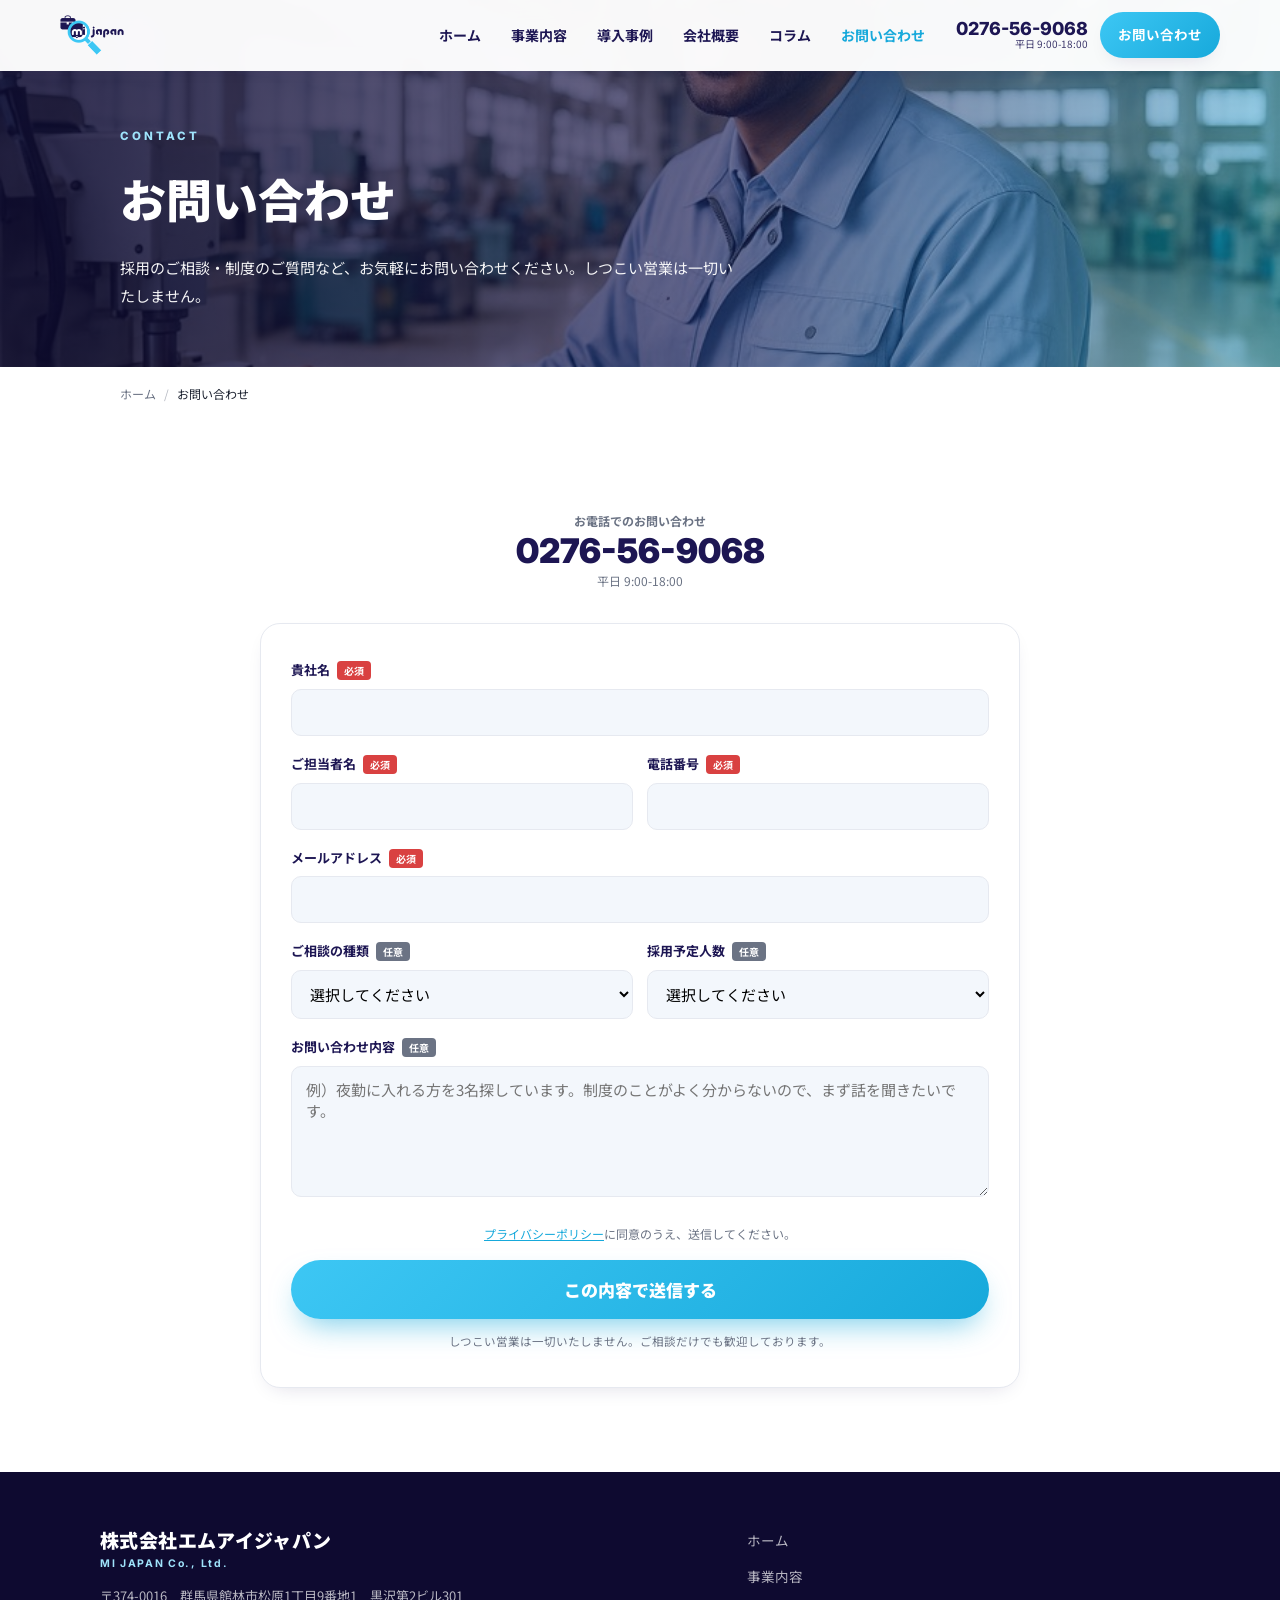
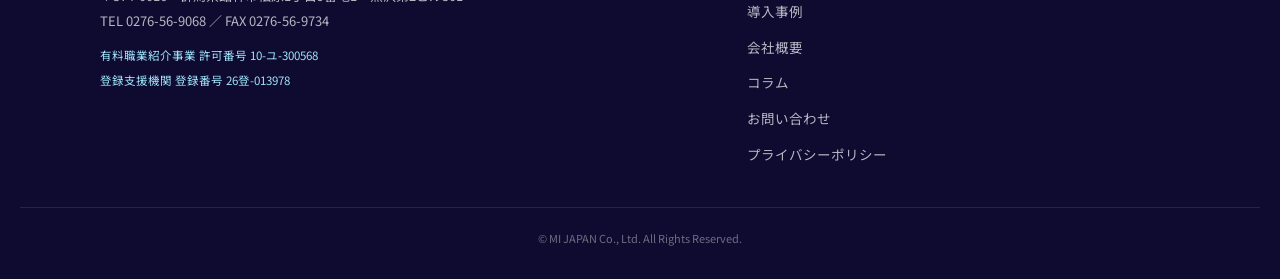
<file: contact.html>
<!DOCTYPE html>
<html lang="ja">
<head>
<meta name="robots" content="noindex,nofollow">
<!-- Google Tag Manager -->
<script>(function(w,d,s,l,i){w[l]=w[l]||[];w[l].push({'gtm.start':
new Date().getTime(),event:'gtm.js'});var f=d.getElementsByTagName(s)[0],
j=d.createElement(s),dl=l!='dataLayer'?'&l='+l:'';j.async=true;j.src=
'https://www.googletagmanager.com/gtm.js?id='+i+dl;f.parentNode.insertBefore(j,f);
})(window,document,'script','dataLayer','GTM-NKFNLKCG');</script>
<!-- End Google Tag Manager -->
<meta charset="UTF-8">
<meta name="viewport" content="width=device-width, initial-scale=1.0">
<title>お問い合わせ｜株式会社エムアイジャパン</title>
<meta name="description" content="外国人材の紹介・特定技能の受入れ支援に関するお問い合わせはこちら。電話・フォームで受け付けています。ご相談だけでも歓迎いたします。">
<link rel="icon" href="assets/favicon.ico" sizes="any">
<link rel="icon" type="image/png" sizes="32x32" href="assets/favicon-32.png">
<link rel="apple-touch-icon" href="assets/favicon-180.png">
<meta property="og:title" content="お問い合わせ｜株式会社エムアイジャパン">
<meta property="og:description" content="外国人材の紹介・特定技能の受入れ支援に関するお問い合わせはこちら。電話・フォームで受け付けています。ご相談だけでも歓迎いたします。">
<meta property="og:type" content="website">
<meta name="format-detection" content="telephone=no">
<link rel="preconnect" href="https://fonts.googleapis.com">
<link rel="preconnect" href="https://fonts.gstatic.com" crossorigin>
<link href="https://fonts.googleapis.com/css2?family=Noto+Sans+JP:wght@400;500;700;900&family=Inter:wght@600;700;800;900&display=swap" rel="stylesheet">
<link rel="stylesheet" href="assets/style.css">
</head>
<body>
<!-- Google Tag Manager (noscript) -->
<noscript><iframe src="https://www.googletagmanager.com/ns.html?id=GTM-NKFNLKCG"
height="0" width="0" style="display:none;visibility:hidden"></iframe></noscript>
<!-- End Google Tag Manager (noscript) -->
<header id="hd">
  <div class="hd-in">
    <a class="brand" href="index.html"><img src="assets/logo.png" alt="株式会社エムアイジャパン"></a>
    <nav class="gnav"><a href="index.html">ホーム</a><a href="services.html">事業内容</a><a href="works.html">導入事例</a><a href="company.html">会社概要</a><a href="column/index.html">コラム</a><a href="contact.html" class="active">お問い合わせ</a></nav>
    <div class="hd-cta">
      <a class="hd-tel" href="tel:0276569068"><span class="t">0276-56-9068</span><span class="h">平日 9:00-18:00</span></a>
      <a class="hd-btn" href="contact.html">お問い合わせ</a>
    </div>
    <button class="burger" aria-label="メニュー" onclick="document.body.classList.toggle('mopen')"><span></span><span></span><span></span></button>
  </div>
  <nav class="mnav"><a href="index.html">ホーム</a><a href="services.html">事業内容</a><a href="works.html">導入事例</a><a href="company.html">会社概要</a><a href="column/index.html">コラム</a><a href="contact.html" class="active">お問い合わせ</a><a class="mnav-tel" href="tel:0276569068">電話する 0276-56-9068</a></nav>
</header>
<main>

<section class="phero" style="background-image:linear-gradient(100deg,rgba(14,10,48,.86),rgba(20,15,70,.58) 55%,rgba(23,169,219,.42)),url('assets/work-factory.jpg');background-size:cover;background-position:center">
  <div class="phero-in reveal">
    <span class="eyebrow light">Contact</span>
    <h1>お問い合わせ</h1>
    <p>採用のご相談・制度のご質問など、お気軽にお問い合わせください。しつこい営業は一切いたしません。</p>
  </div>
</section>
<div class="crumbs wrap"><a href="index.html">ホーム</a><i>/</i><span>お問い合わせ</span></div>
<section class="sec"><div class="wrap-narrow">
  <div class="ct-lead reveal">
    <div class="ct-tel">
      <span class="l">お電話でのお問い合わせ</span>
      <a href="tel:0276569068">0276-56-9068</a>
      <span class="h">平日 9:00-18:00</span>
    </div>
  </div>
  <form class="ct-form reveal" action="https://formsubmit.co/info@mi-japan.net" method="POST">
    <input type="hidden" name="_subject" value="【HP】お問い合わせ">
    <input type="hidden" name="_next" value="https://mi-japan.net/thanks.html">
    <input type="hidden" name="_template" value="table">
    <input type="text" name="_honey" style="display:none">
    <div class="fld"><label>貴社名<span class="req">必須</span></label><input type="text" name="会社名" required></div>
    <div class="fld2">
      <div class="fld"><label>ご担当者名<span class="req">必須</span></label><input type="text" name="お名前" required></div>
      <div class="fld"><label>電話番号<span class="req">必須</span></label><input type="tel" name="電話番号" required></div>
    </div>
    <div class="fld"><label>メールアドレス<span class="req">必須</span></label><input type="email" name="email" required></div>
    <div class="fld2">
      <div class="fld"><label>ご相談の種類<span class="opt">任意</span></label>
        <select name="ご相談の種類"><option value="">選択してください</option><option>人材紹介について</option><option>特定技能・登録支援について</option><option>その他</option></select></div>
      <div class="fld"><label>採用予定人数<span class="opt">任意</span></label>
        <select name="採用予定人数"><option value="">選択してください</option><option>1名</option><option>2〜3名</option><option>4〜9名</option><option>10名以上</option><option>未定・相談したい</option></select></div>
    </div>
    <div class="fld"><label>お問い合わせ内容<span class="opt">任意</span></label><textarea name="お問い合わせ内容" rows="5" placeholder="例）夜勤に入れる方を3名探しています。制度のことがよく分からないので、まず話を聞きたいです。"></textarea></div>
    <p class="privacy"><a href="privacy.html">プライバシーポリシー</a>に同意のうえ、送信してください。</p>
    <button type="submit" class="ct-submit">この内容で送信する</button>
    <p class="form-note">しつこい営業は一切いたしません。ご相談だけでも歓迎しております。</p>
  </form>
</div></section>

</main>
<footer>
  <div class="ft-in">
    <div class="ft-brand">
      <p class="ft-name">株式会社エムアイジャパン<span>MI JAPAN Co., Ltd.</span></p>
      <p class="ft-addr">〒374-0016　群馬県館林市松原1丁目9番地1　黒沢第2ビル301<br>TEL 0276-56-9068 ／ FAX 0276-56-9734</p>
      <p class="ft-lic"><span>有料職業紹介事業 許可番号 10-ユ-300568</span><span>登録支援機関 登録番号 26登-013978</span></p>
    </div>
    <nav class="ft-nav"><a href="index.html">ホーム</a><a href="services.html">事業内容</a><a href="works.html">導入事例</a><a href="company.html">会社概要</a><a href="column/index.html">コラム</a><a href="contact.html">お問い合わせ</a><a href="privacy.html">プライバシーポリシー</a></nav>
  </div>
  <p class="copy">© MI JAPAN Co., Ltd. All Rights Reserved.</p>
</footer>
<a class="pagetop" href="#top" aria-label="ページ上部へ">↑</a>
<div class="mbar">
  <a href="tel:0276569068" class="mb-tel">電話</a>
  <a href="contact.html" class="mb-form">お問い合わせ</a>
</div>
<script src="assets/app.js"></script>
</body>
</html>
</file>
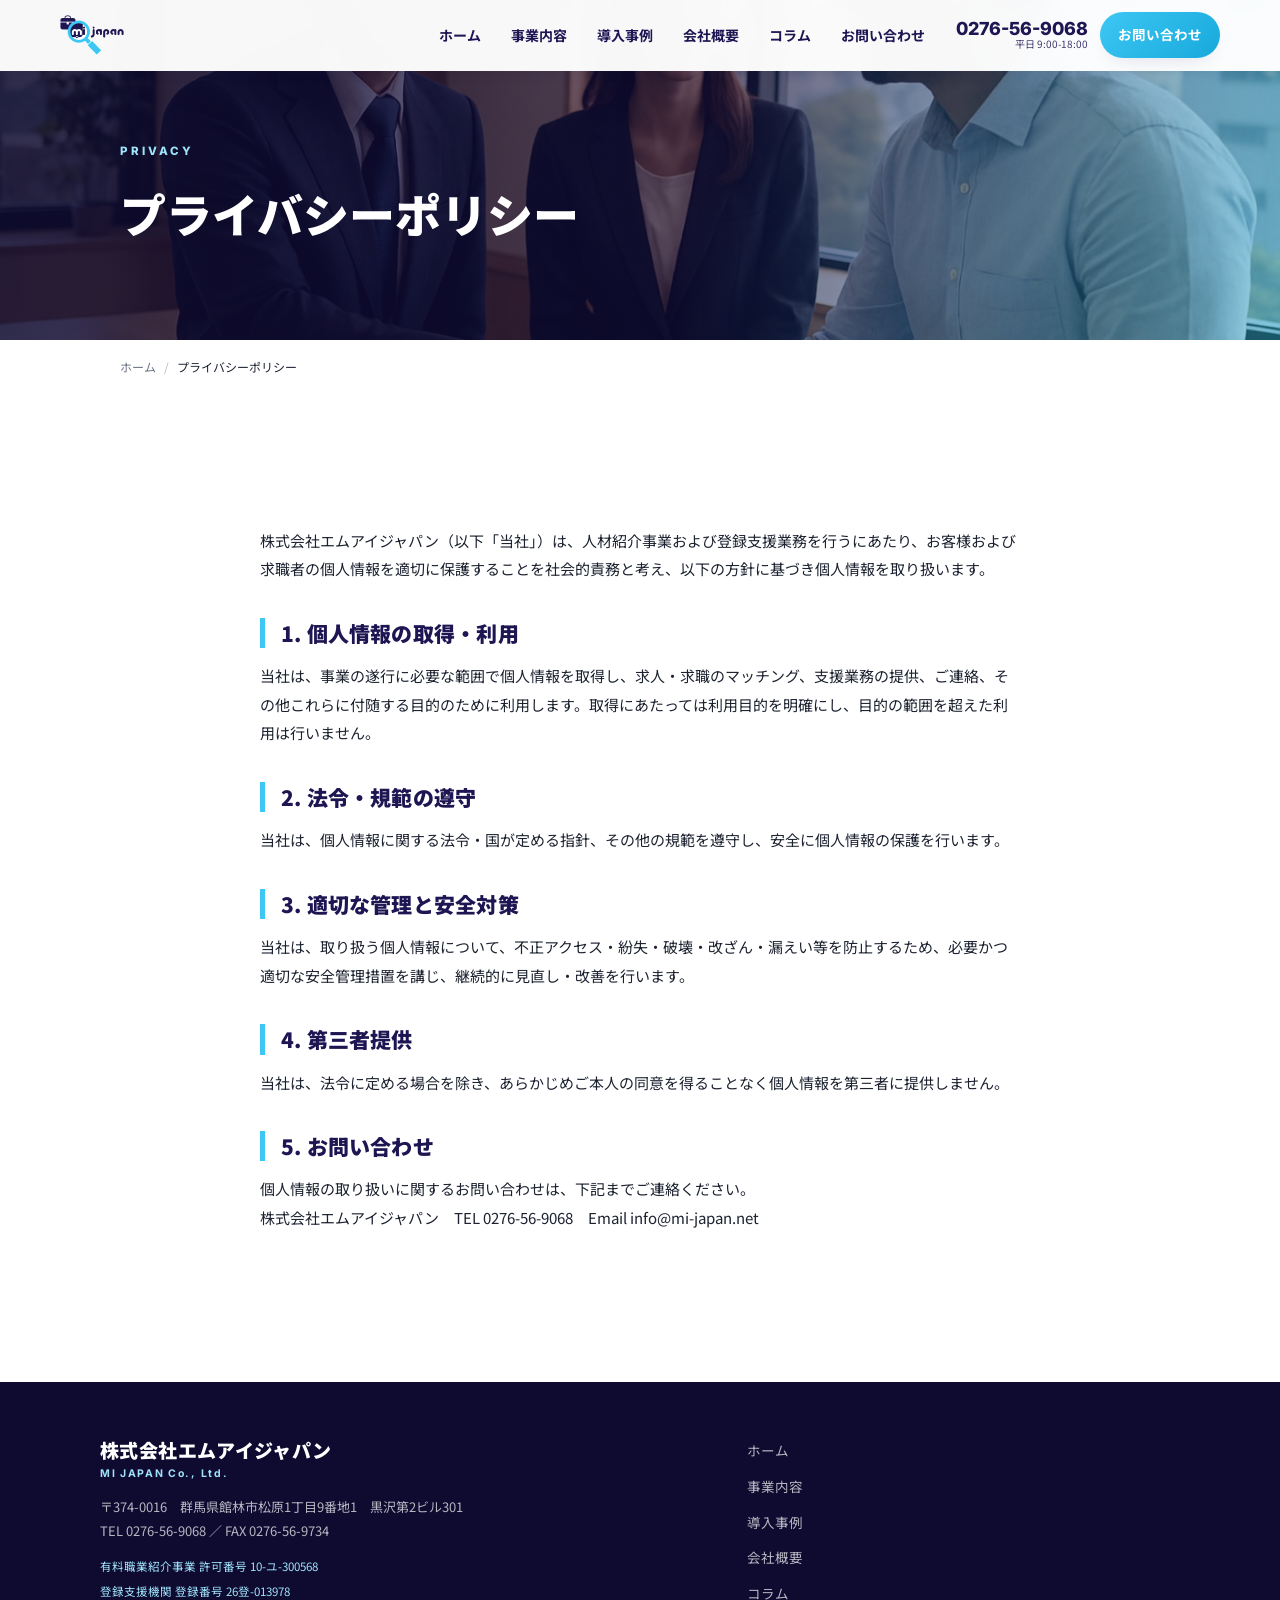
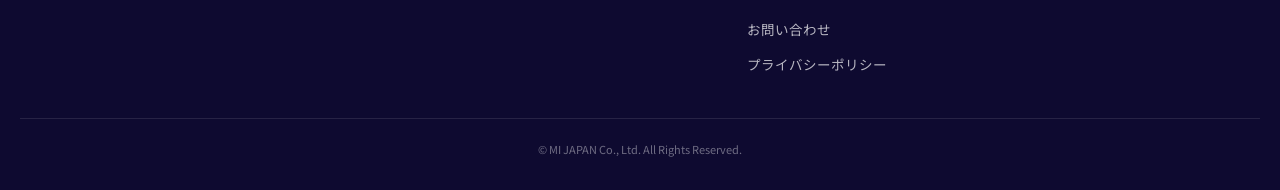
<file: privacy.html>
<!DOCTYPE html>
<html lang="ja">
<head>
<meta name="robots" content="noindex,nofollow">
<!-- Google Tag Manager -->
<script>(function(w,d,s,l,i){w[l]=w[l]||[];w[l].push({'gtm.start':
new Date().getTime(),event:'gtm.js'});var f=d.getElementsByTagName(s)[0],
j=d.createElement(s),dl=l!='dataLayer'?'&l='+l:'';j.async=true;j.src=
'https://www.googletagmanager.com/gtm.js?id='+i+dl;f.parentNode.insertBefore(j,f);
})(window,document,'script','dataLayer','GTM-NKFNLKCG');</script>
<!-- End Google Tag Manager -->
<meta charset="UTF-8">
<meta name="viewport" content="width=device-width, initial-scale=1.0">
<title>プライバシーポリシー｜株式会社エムアイジャパン</title>
<meta name="description" content="株式会社エムアイジャパンのプライバシーポリシー。個人情報の取得・利用・管理に関する方針を定めています。">
<link rel="icon" href="assets/favicon.ico" sizes="any">
<link rel="icon" type="image/png" sizes="32x32" href="assets/favicon-32.png">
<link rel="apple-touch-icon" href="assets/favicon-180.png">
<meta property="og:title" content="プライバシーポリシー｜株式会社エムアイジャパン">
<meta property="og:description" content="株式会社エムアイジャパンのプライバシーポリシー。個人情報の取得・利用・管理に関する方針を定めています。">
<meta property="og:type" content="website">
<meta name="format-detection" content="telephone=no">
<link rel="preconnect" href="https://fonts.googleapis.com">
<link rel="preconnect" href="https://fonts.gstatic.com" crossorigin>
<link href="https://fonts.googleapis.com/css2?family=Noto+Sans+JP:wght@400;500;700;900&family=Inter:wght@600;700;800;900&display=swap" rel="stylesheet">
<link rel="stylesheet" href="assets/style.css">
</head>
<body>
<!-- Google Tag Manager (noscript) -->
<noscript><iframe src="https://www.googletagmanager.com/ns.html?id=GTM-NKFNLKCG"
height="0" width="0" style="display:none;visibility:hidden"></iframe></noscript>
<!-- End Google Tag Manager (noscript) -->
<header id="hd">
  <div class="hd-in">
    <a class="brand" href="index.html"><img src="assets/logo.png" alt="株式会社エムアイジャパン"></a>
    <nav class="gnav"><a href="index.html">ホーム</a><a href="services.html">事業内容</a><a href="works.html">導入事例</a><a href="company.html">会社概要</a><a href="column/index.html">コラム</a><a href="contact.html">お問い合わせ</a></nav>
    <div class="hd-cta">
      <a class="hd-tel" href="tel:0276569068"><span class="t">0276-56-9068</span><span class="h">平日 9:00-18:00</span></a>
      <a class="hd-btn" href="contact.html">お問い合わせ</a>
    </div>
    <button class="burger" aria-label="メニュー" onclick="document.body.classList.toggle('mopen')"><span></span><span></span><span></span></button>
  </div>
  <nav class="mnav"><a href="index.html">ホーム</a><a href="services.html">事業内容</a><a href="works.html">導入事例</a><a href="company.html">会社概要</a><a href="column/index.html">コラム</a><a href="contact.html">お問い合わせ</a><a class="mnav-tel" href="tel:0276569068">電話する 0276-56-9068</a></nav>
</header>
<main>

<section class="phero" style="background-image:linear-gradient(100deg,rgba(14,10,48,.86),rgba(20,15,70,.58) 55%,rgba(23,169,219,.42)),url('assets/interview.jpg');background-size:cover;background-position:center">
  <div class="phero-in reveal">
    <span class="eyebrow light">Privacy</span>
    <h1>プライバシーポリシー</h1>
    <p></p>
  </div>
</section>
<div class="crumbs wrap"><a href="index.html">ホーム</a><i>/</i><span>プライバシーポリシー</span></div>
<section class="sec"><div class="wrap-narrow reveal art-body">
  <p>株式会社エムアイジャパン（以下「当社」）は、人材紹介事業および登録支援業務を行うにあたり、お客様および求職者の個人情報を適切に保護することを社会的責務と考え、以下の方針に基づき個人情報を取り扱います。</p>
  <h2>1. 個人情報の取得・利用</h2>
  <p>当社は、事業の遂行に必要な範囲で個人情報を取得し、求人・求職のマッチング、支援業務の提供、ご連絡、その他これらに付随する目的のために利用します。取得にあたっては利用目的を明確にし、目的の範囲を超えた利用は行いません。</p>
  <h2>2. 法令・規範の遵守</h2>
  <p>当社は、個人情報に関する法令・国が定める指針、その他の規範を遵守し、安全に個人情報の保護を行います。</p>
  <h2>3. 適切な管理と安全対策</h2>
  <p>当社は、取り扱う個人情報について、不正アクセス・紛失・破壊・改ざん・漏えい等を防止するため、必要かつ適切な安全管理措置を講じ、継続的に見直し・改善を行います。</p>
  <h2>4. 第三者提供</h2>
  <p>当社は、法令に定める場合を除き、あらかじめご本人の同意を得ることなく個人情報を第三者に提供しません。</p>
  <h2>5. お問い合わせ</h2>
  <p>個人情報の取り扱いに関するお問い合わせは、下記までご連絡ください。<br>株式会社エムアイジャパン　TEL 0276-56-9068　Email info@mi-japan.net</p>
</div></section>

</main>
<footer>
  <div class="ft-in">
    <div class="ft-brand">
      <p class="ft-name">株式会社エムアイジャパン<span>MI JAPAN Co., Ltd.</span></p>
      <p class="ft-addr">〒374-0016　群馬県館林市松原1丁目9番地1　黒沢第2ビル301<br>TEL 0276-56-9068 ／ FAX 0276-56-9734</p>
      <p class="ft-lic"><span>有料職業紹介事業 許可番号 10-ユ-300568</span><span>登録支援機関 登録番号 26登-013978</span></p>
    </div>
    <nav class="ft-nav"><a href="index.html">ホーム</a><a href="services.html">事業内容</a><a href="works.html">導入事例</a><a href="company.html">会社概要</a><a href="column/index.html">コラム</a><a href="contact.html">お問い合わせ</a><a href="privacy.html">プライバシーポリシー</a></nav>
  </div>
  <p class="copy">© MI JAPAN Co., Ltd. All Rights Reserved.</p>
</footer>
<a class="pagetop" href="#top" aria-label="ページ上部へ">↑</a>
<div class="mbar">
  <a href="tel:0276569068" class="mb-tel">電話</a>
  <a href="contact.html" class="mb-form">お問い合わせ</a>
</div>
<script src="assets/app.js"></script>
</body>
</html>
</file>
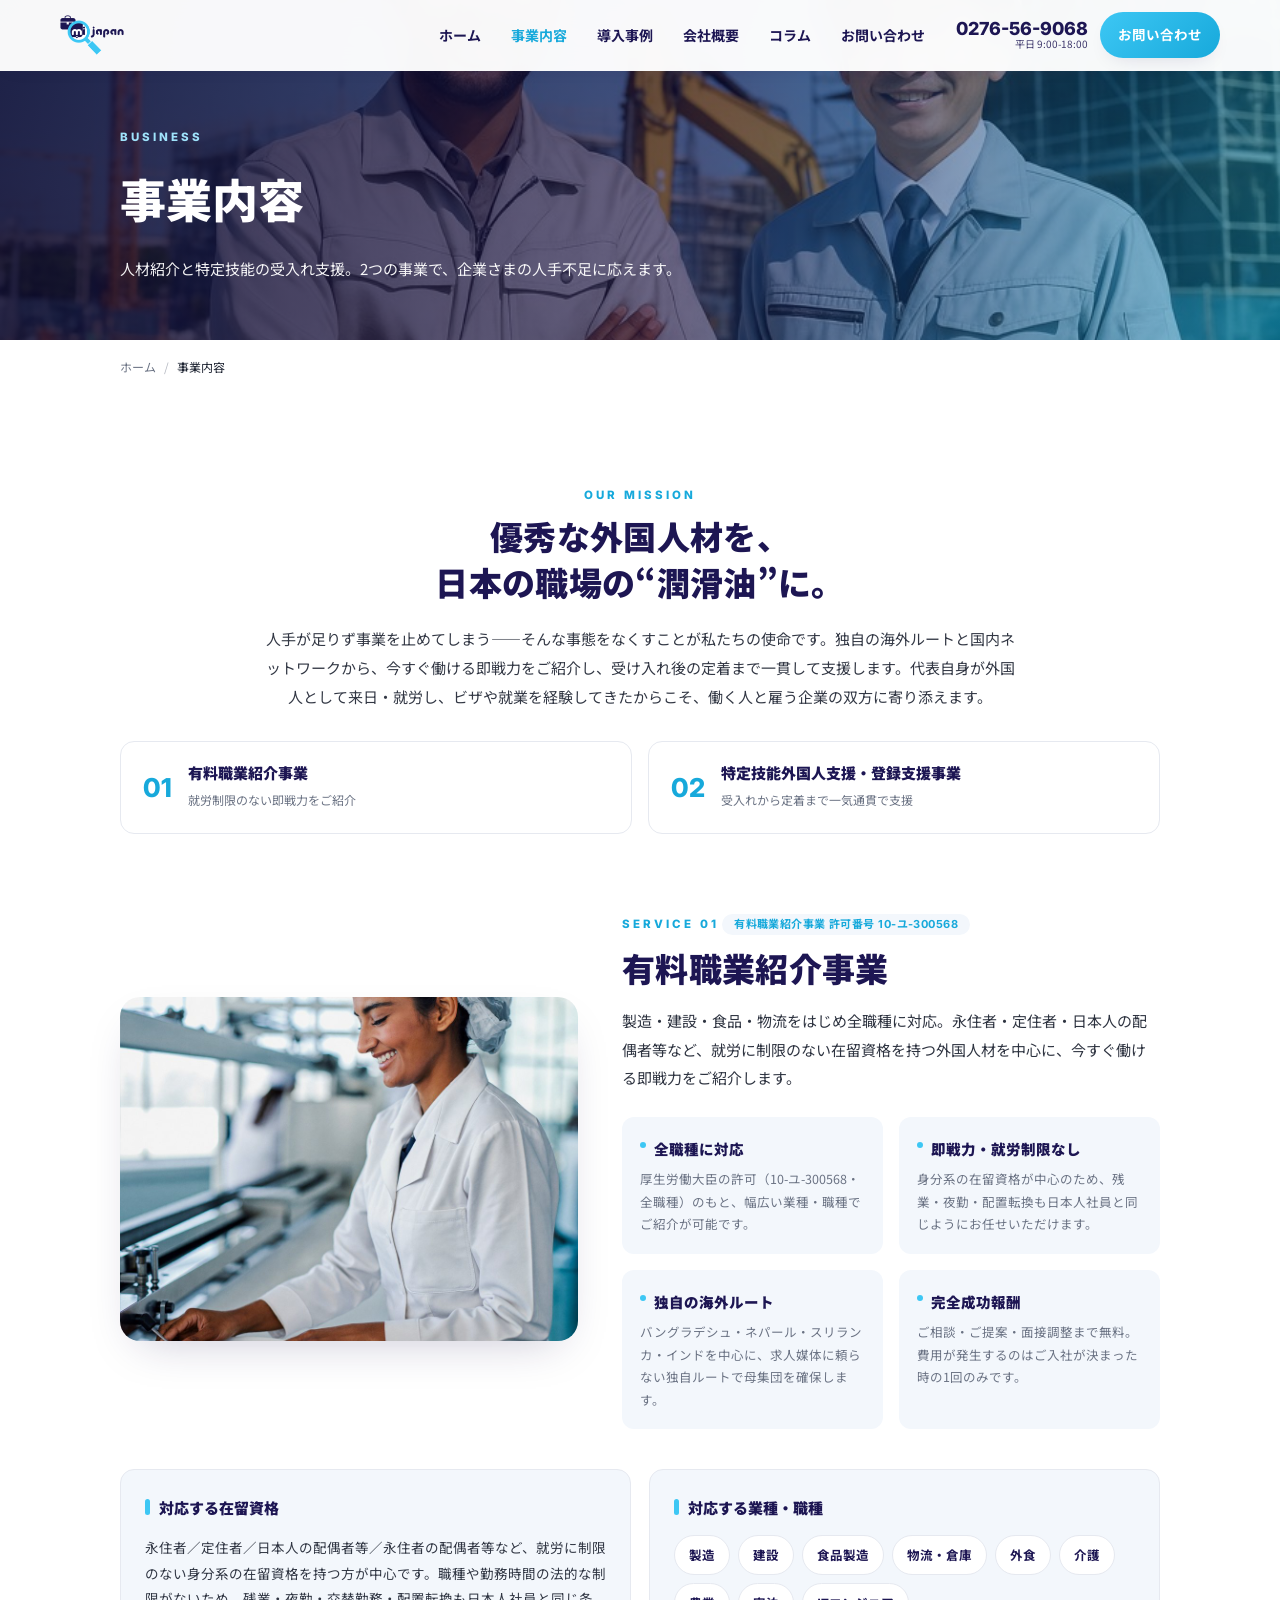
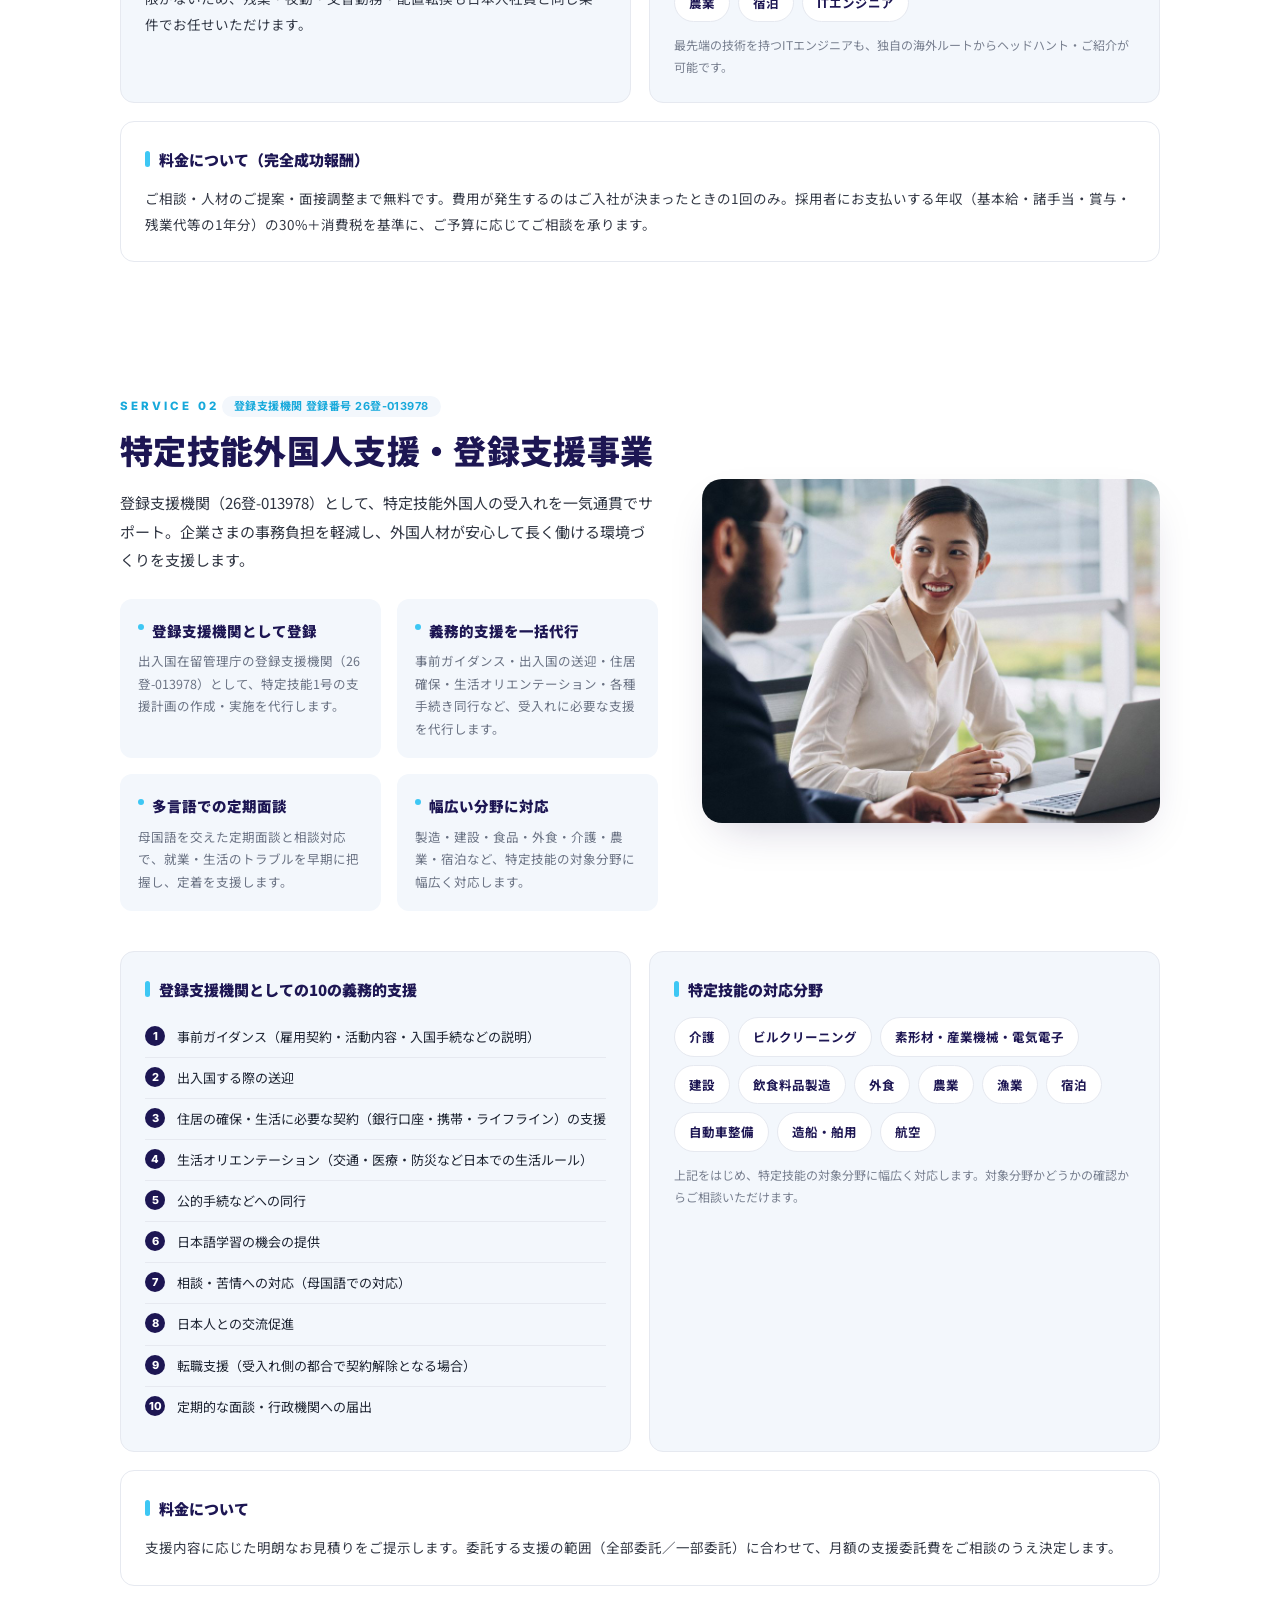
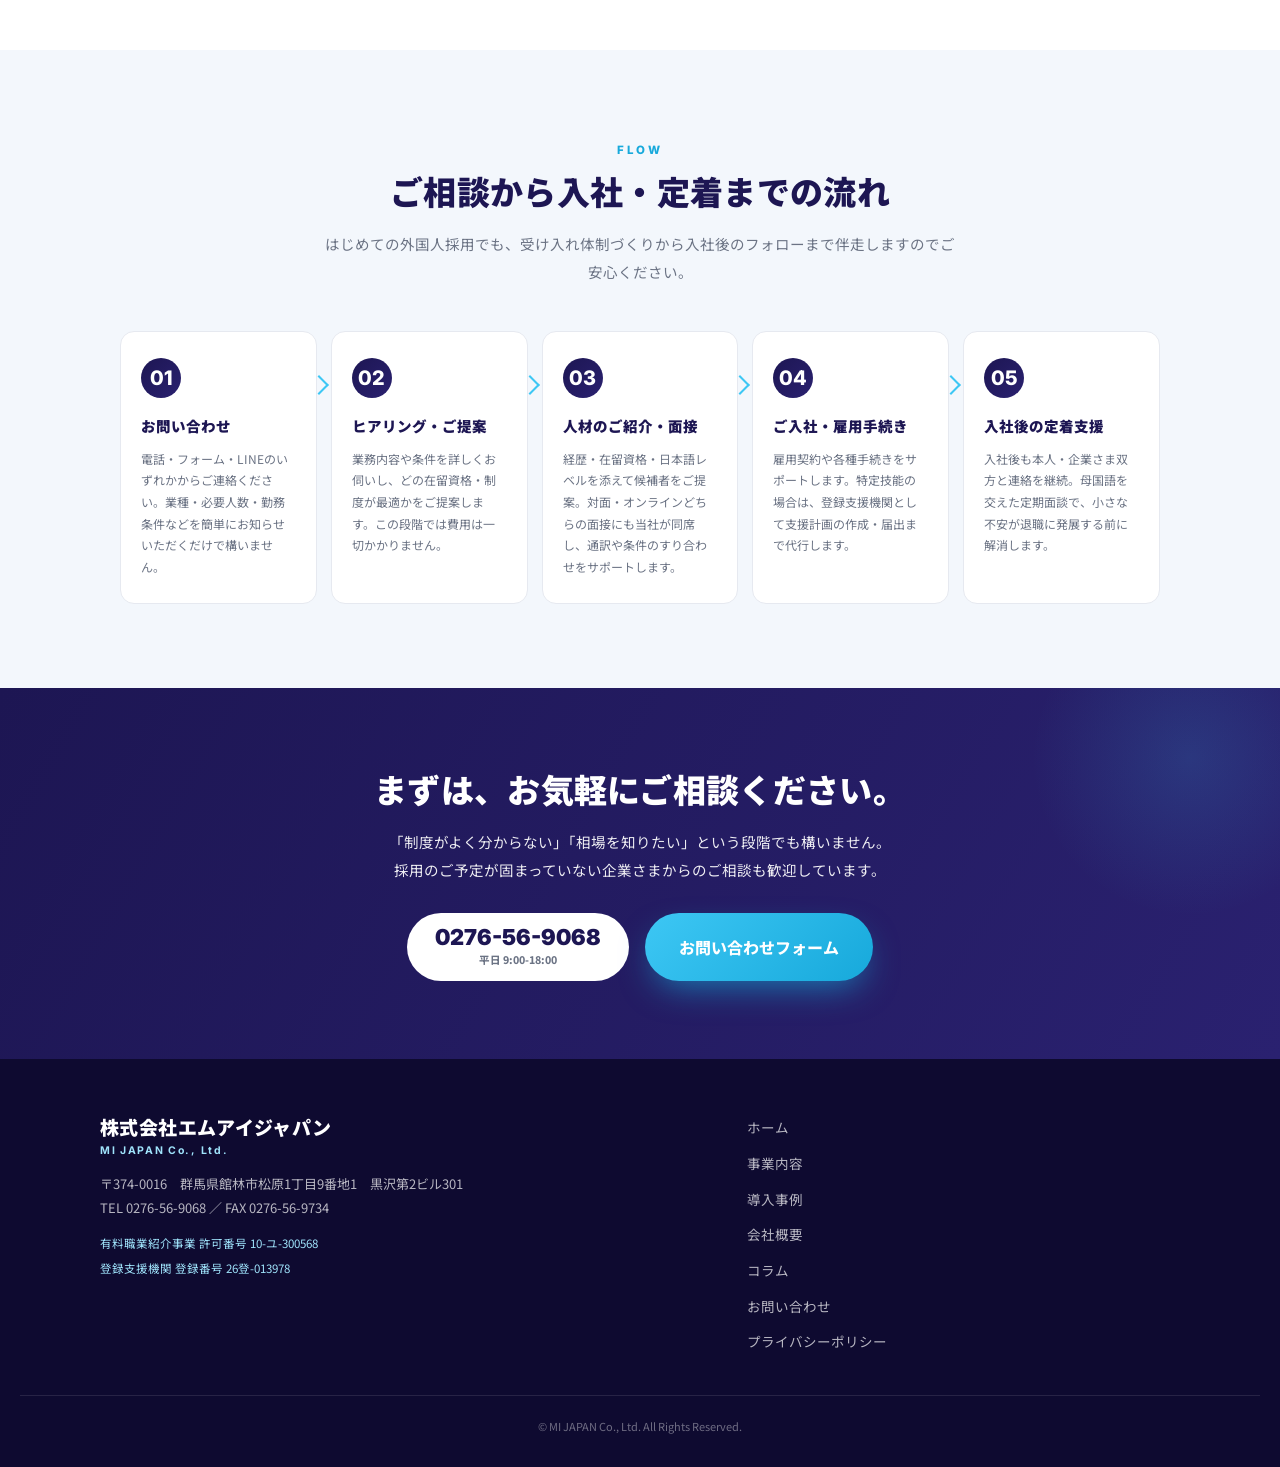
<file: services.html>
<!DOCTYPE html>
<html lang="ja">
<head>
<meta name="robots" content="noindex,nofollow">
<!-- Google Tag Manager -->
<script>(function(w,d,s,l,i){w[l]=w[l]||[];w[l].push({'gtm.start':
new Date().getTime(),event:'gtm.js'});var f=d.getElementsByTagName(s)[0],
j=d.createElement(s),dl=l!='dataLayer'?'&l='+l:'';j.async=true;j.src=
'https://www.googletagmanager.com/gtm.js?id='+i+dl;f.parentNode.insertBefore(j,f);
})(window,document,'script','dataLayer','GTM-NKFNLKCG');</script>
<!-- End Google Tag Manager -->
<meta charset="UTF-8">
<meta name="viewport" content="width=device-width, initial-scale=1.0">
<title>事業内容｜株式会社エムアイジャパン</title>
<meta name="description" content="有料職業紹介事業（許可番号10-ユ-300568・全職種）と、登録支援機関（26登-013978）による特定技能外国人の受入れ支援。対応在留資格・業種・料金・支援内容・ご相談からの流れまで詳しくご紹介します。">
<link rel="icon" href="assets/favicon.ico" sizes="any">
<link rel="icon" type="image/png" sizes="32x32" href="assets/favicon-32.png">
<link rel="apple-touch-icon" href="assets/favicon-180.png">
<meta property="og:title" content="事業内容｜株式会社エムアイジャパン">
<meta property="og:description" content="有料職業紹介事業（許可番号10-ユ-300568・全職種）と、登録支援機関（26登-013978）による特定技能外国人の受入れ支援。対応在留資格・業種・料金・支援内容・ご相談からの流れまで詳しくご紹介します。">
<meta property="og:type" content="website">
<meta name="format-detection" content="telephone=no">
<link rel="preconnect" href="https://fonts.googleapis.com">
<link rel="preconnect" href="https://fonts.gstatic.com" crossorigin>
<link href="https://fonts.googleapis.com/css2?family=Noto+Sans+JP:wght@400;500;700;900&family=Inter:wght@600;700;800;900&display=swap" rel="stylesheet">
<link rel="stylesheet" href="assets/style.css">
</head>
<body>
<!-- Google Tag Manager (noscript) -->
<noscript><iframe src="https://www.googletagmanager.com/ns.html?id=GTM-NKFNLKCG"
height="0" width="0" style="display:none;visibility:hidden"></iframe></noscript>
<!-- End Google Tag Manager (noscript) -->
<header id="hd">
  <div class="hd-in">
    <a class="brand" href="index.html"><img src="assets/logo.png" alt="株式会社エムアイジャパン"></a>
    <nav class="gnav"><a href="index.html">ホーム</a><a href="services.html" class="active">事業内容</a><a href="works.html">導入事例</a><a href="company.html">会社概要</a><a href="column/index.html">コラム</a><a href="contact.html">お問い合わせ</a></nav>
    <div class="hd-cta">
      <a class="hd-tel" href="tel:0276569068"><span class="t">0276-56-9068</span><span class="h">平日 9:00-18:00</span></a>
      <a class="hd-btn" href="contact.html">お問い合わせ</a>
    </div>
    <button class="burger" aria-label="メニュー" onclick="document.body.classList.toggle('mopen')"><span></span><span></span><span></span></button>
  </div>
  <nav class="mnav"><a href="index.html">ホーム</a><a href="services.html" class="active">事業内容</a><a href="works.html">導入事例</a><a href="company.html">会社概要</a><a href="column/index.html">コラム</a><a href="contact.html">お問い合わせ</a><a class="mnav-tel" href="tel:0276569068">電話する 0276-56-9068</a></nav>
</header>
<main>

<section class="phero" style="background-image:linear-gradient(100deg,rgba(14,10,48,.86),rgba(20,15,70,.58) 55%,rgba(23,169,219,.42)),url('assets/work-construction.jpg');background-size:cover;background-position:center">
  <div class="phero-in reveal">
    <span class="eyebrow light">Business</span>
    <h1>事業内容</h1>
    <p>人材紹介と特定技能の受入れ支援。2つの事業で、企業さまの人手不足に応えます。</p>
  </div>
</section>
<div class="crumbs wrap"><a href="index.html">ホーム</a><i>/</i><span>事業内容</span></div>
<section class="sec svc-intro">
  <div class="wrap-narrow center reveal">
    <span class="eyebrow">Our Mission</span>
    <h2>優秀な外国人材を、<br>日本の職場の&ldquo;潤滑油&rdquo;に。</h2>
    <p class="svc-intro-p">人手が足りず事業を止めてしまう——そんな事態をなくすことが私たちの使命です。独自の海外ルートと国内ネットワークから、今すぐ働ける即戦力をご紹介し、受け入れ後の定着まで一貫して支援します。代表自身が外国人として来日・就労し、ビザや就業を経験してきたからこそ、働く人と雇う企業の双方に寄り添えます。</p>
  </div>
</section>
<section class="svc-two">
  <div class="wrap svc-two-in">
    <a class="svc-nav reveal" href="#agency"><span class="sn-no">01</span><div><b>有料職業紹介事業</b><em>就労制限のない即戦力をご紹介</em></div></a>
    <a class="svc-nav reveal" href="#tokutei"><span class="sn-no">02</span><div><b>特定技能外国人支援・登録支援事業</b><em>受入れから定着まで一気通貫で支援</em></div></a>
  </div>
</section>
<section class="svc-sec " id="agency">
  <div class="wrap">
    <div class="svc-full">
      <div class="svc-full-img reveal" style="background-image:url('assets/svc-agency.jpg')"></div>
      <div class="svc-full-body">
        <span class="eyebrow">Service 01</span>
        <span class="svc-lic">有料職業紹介事業 許可番号 10-ユ-300568</span>
        <h2>有料職業紹介事業</h2>
        <p class="lead">製造・建設・食品・物流をはじめ全職種に対応。永住者・定住者・日本人の配偶者等など、就労に制限のない在留資格を持つ外国人材を中心に、今すぐ働ける即戦力をご紹介します。</p>
        <div class="pt-grid"><div class="pt reveal"><h4>全職種に対応</h4><p>厚生労働大臣の許可（10-ユ-300568・全職種）のもと、幅広い業種・職種でご紹介が可能です。</p></div><div class="pt reveal"><h4>即戦力・就労制限なし</h4><p>身分系の在留資格が中心のため、残業・夜勤・配置転換も日本人社員と同じようにお任せいただけます。</p></div><div class="pt reveal"><h4>独自の海外ルート</h4><p>バングラデシュ・ネパール・スリランカ・インドを中心に、求人媒体に頼らない独自ルートで母集団を確保します。</p></div><div class="pt reveal"><h4>完全成功報酬</h4><p>ご相談・ご提案・面接調整まで無料。費用が発生するのはご入社が決まった時の1回のみです。</p></div></div>
      </div>
    </div>
    <div class="svc-detail"><div class="sd-block reveal"><h3>対応する在留資格</h3><p>永住者／定住者／日本人の配偶者等／永住者の配偶者等など、就労に制限のない身分系の在留資格を持つ方が中心です。職種や勤務時間の法的な制限がないため、残業・夜勤・交替勤務・配置転換も日本人社員と同じ条件でお任せいただけます。</p></div><div class="sd-block reveal"><h3>対応する業種・職種</h3><div class="tags"><span class="tag">製造</span><span class="tag">建設</span><span class="tag">食品製造</span><span class="tag">物流・倉庫</span><span class="tag">外食</span><span class="tag">介護</span><span class="tag">農業</span><span class="tag">宿泊</span><span class="tag">ITエンジニア</span></div><p class="tags-note">最先端の技術を持つITエンジニアも、独自の海外ルートからヘッドハント・ご紹介が可能です。</p></div><div class="sd-block sd-fee reveal"><h3>料金について（完全成功報酬）</h3><p>ご相談・人材のご提案・面接調整まで無料です。費用が発生するのはご入社が決まったときの1回のみ。採用者にお支払いする年収（基本給・諸手当・賞与・残業代等の1年分）の30%＋消費税を基準に、ご予算に応じてご相談を承ります。</p></div></div>
  </div>
</section><section class="svc-sec svc-rev" id="tokutei">
  <div class="wrap">
    <div class="svc-full">
      <div class="svc-full-img reveal" style="background-image:url('assets/svc-tokutei.jpg')"></div>
      <div class="svc-full-body">
        <span class="eyebrow">Service 02</span>
        <span class="svc-lic">登録支援機関 登録番号 26登-013978</span>
        <h2>特定技能外国人支援・登録支援事業</h2>
        <p class="lead">登録支援機関（26登-013978）として、特定技能外国人の受入れを一気通貫でサポート。企業さまの事務負担を軽減し、外国人材が安心して長く働ける環境づくりを支援します。</p>
        <div class="pt-grid"><div class="pt reveal"><h4>登録支援機関として登録</h4><p>出入国在留管理庁の登録支援機関（26登-013978）として、特定技能1号の支援計画の作成・実施を代行します。</p></div><div class="pt reveal"><h4>義務的支援を一括代行</h4><p>事前ガイダンス・出入国の送迎・住居確保・生活オリエンテーション・各種手続き同行など、受入れに必要な支援を代行します。</p></div><div class="pt reveal"><h4>多言語での定期面談</h4><p>母国語を交えた定期面談と相談対応で、就業・生活のトラブルを早期に把握し、定着を支援します。</p></div><div class="pt reveal"><h4>幅広い分野に対応</h4><p>製造・建設・食品・外食・介護・農業・宿泊など、特定技能の対象分野に幅広く対応します。</p></div></div>
      </div>
    </div>
    <div class="svc-detail"><div class="sd-block reveal"><h3>登録支援機関としての10の義務的支援</h3><ol class="sup-list"><li>事前ガイダンス（雇用契約・活動内容・入国手続などの説明）</li><li>出入国する際の送迎</li><li>住居の確保・生活に必要な契約（銀行口座・携帯・ライフライン）の支援</li><li>生活オリエンテーション（交通・医療・防災など日本での生活ルール）</li><li>公的手続などへの同行</li><li>日本語学習の機会の提供</li><li>相談・苦情への対応（母国語での対応）</li><li>日本人との交流促進</li><li>転職支援（受入れ側の都合で契約解除となる場合）</li><li>定期的な面談・行政機関への届出</li></ol></div><div class="sd-block reveal"><h3>特定技能の対応分野</h3><div class="tags"><span class="tag">介護</span><span class="tag">ビルクリーニング</span><span class="tag">素形材・産業機械・電気電子</span><span class="tag">建設</span><span class="tag">飲食料品製造</span><span class="tag">外食</span><span class="tag">農業</span><span class="tag">漁業</span><span class="tag">宿泊</span><span class="tag">自動車整備</span><span class="tag">造船・舶用</span><span class="tag">航空</span></div><p class="tags-note">上記をはじめ、特定技能の対象分野に幅広く対応します。対象分野かどうかの確認からご相談いただけます。</p></div><div class="sd-block sd-fee reveal"><h3>料金について</h3><p>支援内容に応じた明朗なお見積りをご提示します。委託する支援の範囲（全部委託／一部委託）に合わせて、月額の支援委託費をご相談のうえ決定します。</p></div></div>
  </div>
</section>
<section class="sec sec-tint">
  <div class="wrap">
    <div class="sec-head reveal"><span class="eyebrow">Flow</span><h2>ご相談から入社・定着までの流れ</h2><p class="sec-sub">はじめての外国人採用でも、受け入れ体制づくりから入社後のフォローまで伴走しますのでご安心ください。</p></div>
    <div class="flow"><div class="flow-step reveal"><span class="fs-no">01</span><div class="fs-body"><h4>お問い合わせ</h4><p>電話・フォーム・LINEのいずれかからご連絡ください。業種・必要人数・勤務条件などを簡単にお知らせいただくだけで構いません。</p></div></div><div class="flow-step reveal"><span class="fs-no">02</span><div class="fs-body"><h4>ヒアリング・ご提案</h4><p>業務内容や条件を詳しくお伺いし、どの在留資格・制度が最適かをご提案します。この段階では費用は一切かかりません。</p></div></div><div class="flow-step reveal"><span class="fs-no">03</span><div class="fs-body"><h4>人材のご紹介・面接</h4><p>経歴・在留資格・日本語レベルを添えて候補者をご提案。対面・オンラインどちらの面接にも当社が同席し、通訳や条件のすり合わせをサポートします。</p></div></div><div class="flow-step reveal"><span class="fs-no">04</span><div class="fs-body"><h4>ご入社・雇用手続き</h4><p>雇用契約や各種手続きをサポートします。特定技能の場合は、登録支援機関として支援計画の作成・届出まで代行します。</p></div></div><div class="flow-step reveal"><span class="fs-no">05</span><div class="fs-body"><h4>入社後の定着支援</h4><p>入社後も本人・企業さま双方と連絡を継続。母国語を交えた定期面談で、小さな不安が退職に発展する前に解消します。</p></div></div></div>
  </div>
</section>
<section class="cta-band">
  <div class="cta-in reveal">
    <h2>まずは、お気軽にご相談ください。</h2>
    <p>「制度がよく分からない」「相場を知りたい」という段階でも構いません。<br>採用のご予定が固まっていない企業さまからのご相談も歓迎しています。</p>
    <div class="cta-btns">
      <a class="btn-tel" href="tel:0276569068"><span class="no">0276-56-9068</span><span class="hr">平日 9:00-18:00</span></a>
      <a class="btn-form" href="contact.html">お問い合わせフォーム</a>
    </div>
  </div>
</section>

</main>
<footer>
  <div class="ft-in">
    <div class="ft-brand">
      <p class="ft-name">株式会社エムアイジャパン<span>MI JAPAN Co., Ltd.</span></p>
      <p class="ft-addr">〒374-0016　群馬県館林市松原1丁目9番地1　黒沢第2ビル301<br>TEL 0276-56-9068 ／ FAX 0276-56-9734</p>
      <p class="ft-lic"><span>有料職業紹介事業 許可番号 10-ユ-300568</span><span>登録支援機関 登録番号 26登-013978</span></p>
    </div>
    <nav class="ft-nav"><a href="index.html">ホーム</a><a href="services.html">事業内容</a><a href="works.html">導入事例</a><a href="company.html">会社概要</a><a href="column/index.html">コラム</a><a href="contact.html">お問い合わせ</a><a href="privacy.html">プライバシーポリシー</a></nav>
  </div>
  <p class="copy">© MI JAPAN Co., Ltd. All Rights Reserved.</p>
</footer>
<a class="pagetop" href="#top" aria-label="ページ上部へ">↑</a>
<div class="mbar">
  <a href="tel:0276569068" class="mb-tel">電話</a>
  <a href="contact.html" class="mb-form">お問い合わせ</a>
</div>
<script src="assets/app.js"></script>
</body>
</html>
</file>
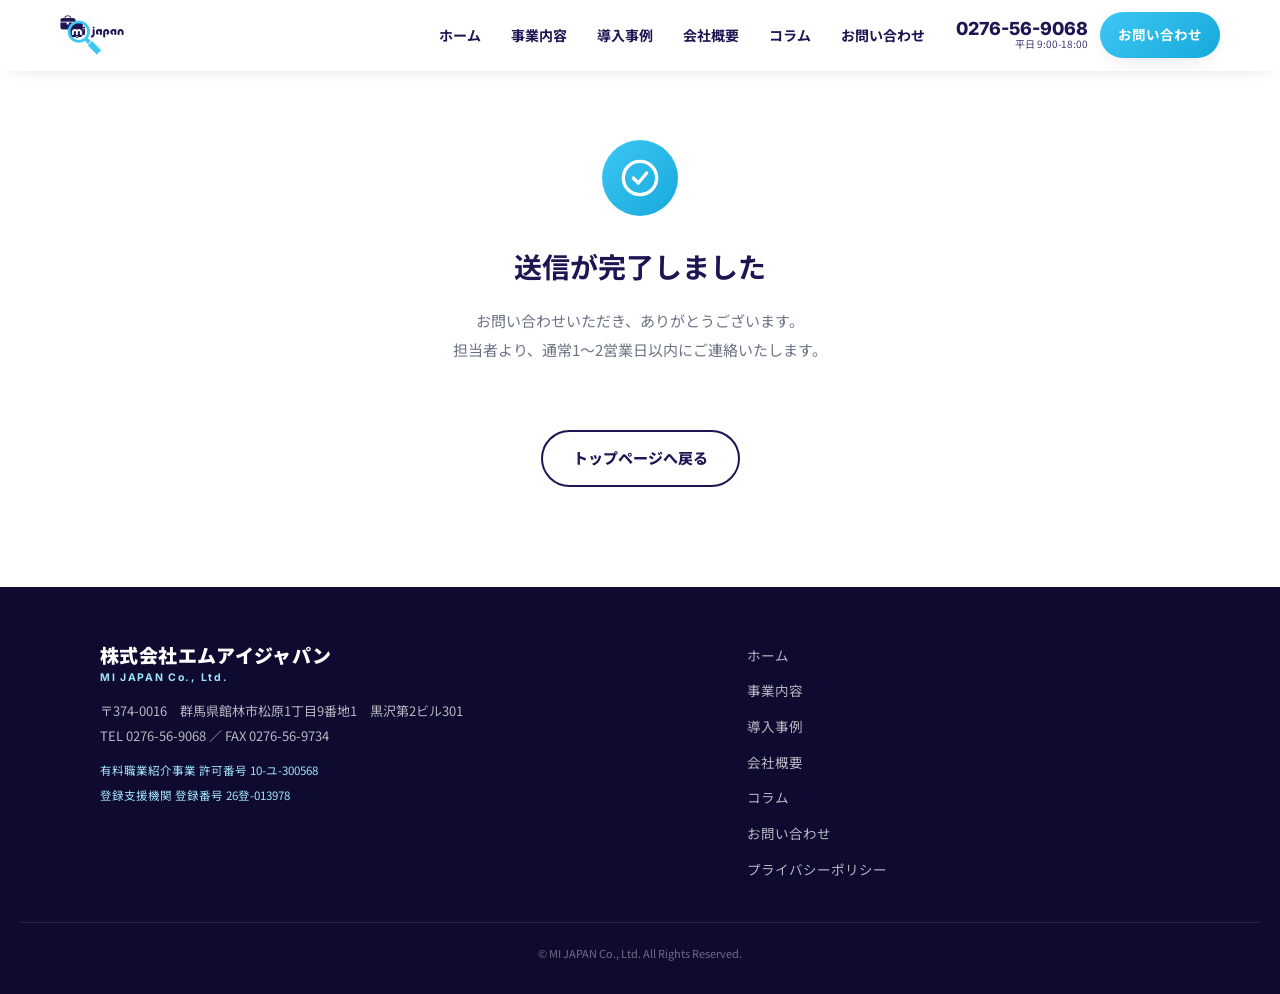
<file: thanks.html>
<!DOCTYPE html>
<html lang="ja">
<head>
<meta name="robots" content="noindex,nofollow">
<!-- Google Tag Manager -->
<script>(function(w,d,s,l,i){w[l]=w[l]||[];w[l].push({'gtm.start':
new Date().getTime(),event:'gtm.js'});var f=d.getElementsByTagName(s)[0],
j=d.createElement(s),dl=l!='dataLayer'?'&l='+l:'';j.async=true;j.src=
'https://www.googletagmanager.com/gtm.js?id='+i+dl;f.parentNode.insertBefore(j,f);
})(window,document,'script','dataLayer','GTM-NKFNLKCG');</script>
<!-- End Google Tag Manager -->
<meta charset="UTF-8">
<meta name="viewport" content="width=device-width, initial-scale=1.0">
<title>送信完了｜株式会社エムアイジャパン</title>
<meta name="description" content="お問い合わせの送信が完了しました。">
<link rel="icon" href="assets/favicon.ico" sizes="any">
<link rel="icon" type="image/png" sizes="32x32" href="assets/favicon-32.png">
<link rel="apple-touch-icon" href="assets/favicon-180.png">
<meta property="og:title" content="送信完了｜株式会社エムアイジャパン">
<meta property="og:description" content="お問い合わせの送信が完了しました。">
<meta property="og:type" content="website">
<meta name="format-detection" content="telephone=no">
<link rel="preconnect" href="https://fonts.googleapis.com">
<link rel="preconnect" href="https://fonts.gstatic.com" crossorigin>
<link href="https://fonts.googleapis.com/css2?family=Noto+Sans+JP:wght@400;500;700;900&family=Inter:wght@600;700;800;900&display=swap" rel="stylesheet">
<link rel="stylesheet" href="assets/style.css">
</head>
<body>
<!-- Google Tag Manager (noscript) -->
<noscript><iframe src="https://www.googletagmanager.com/ns.html?id=GTM-NKFNLKCG"
height="0" width="0" style="display:none;visibility:hidden"></iframe></noscript>
<!-- End Google Tag Manager (noscript) -->
<header id="hd">
  <div class="hd-in">
    <a class="brand" href="index.html"><img src="assets/logo.png" alt="株式会社エムアイジャパン"></a>
    <nav class="gnav"><a href="index.html">ホーム</a><a href="services.html">事業内容</a><a href="works.html">導入事例</a><a href="company.html">会社概要</a><a href="column/index.html">コラム</a><a href="contact.html">お問い合わせ</a></nav>
    <div class="hd-cta">
      <a class="hd-tel" href="tel:0276569068"><span class="t">0276-56-9068</span><span class="h">平日 9:00-18:00</span></a>
      <a class="hd-btn" href="contact.html">お問い合わせ</a>
    </div>
    <button class="burger" aria-label="メニュー" onclick="document.body.classList.toggle('mopen')"><span></span><span></span><span></span></button>
  </div>
  <nav class="mnav"><a href="index.html">ホーム</a><a href="services.html">事業内容</a><a href="works.html">導入事例</a><a href="company.html">会社概要</a><a href="column/index.html">コラム</a><a href="contact.html">お問い合わせ</a><a class="mnav-tel" href="tel:0276569068">電話する 0276-56-9068</a></nav>
</header>
<main>

<section class="thanks"><div class="wrap-narrow reveal">
  <div class="th-ico"><svg viewBox="0 0 24 24" fill="none" stroke="currentColor" stroke-width="2" stroke-linecap="round" stroke-linejoin="round"><circle cx="12" cy="12" r="10"/><path d="M8 12l3 3 5-6"/></svg></div>
  <h1>送信が完了しました</h1>
  <p>お問い合わせいただき、ありがとうございます。<br>担当者より、通常1〜2営業日以内にご連絡いたします。</p>
  <a class="btn-line" href="index.html">トップページへ戻る</a>
</div></section>

</main>
<footer>
  <div class="ft-in">
    <div class="ft-brand">
      <p class="ft-name">株式会社エムアイジャパン<span>MI JAPAN Co., Ltd.</span></p>
      <p class="ft-addr">〒374-0016　群馬県館林市松原1丁目9番地1　黒沢第2ビル301<br>TEL 0276-56-9068 ／ FAX 0276-56-9734</p>
      <p class="ft-lic"><span>有料職業紹介事業 許可番号 10-ユ-300568</span><span>登録支援機関 登録番号 26登-013978</span></p>
    </div>
    <nav class="ft-nav"><a href="index.html">ホーム</a><a href="services.html">事業内容</a><a href="works.html">導入事例</a><a href="company.html">会社概要</a><a href="column/index.html">コラム</a><a href="contact.html">お問い合わせ</a><a href="privacy.html">プライバシーポリシー</a></nav>
  </div>
  <p class="copy">© MI JAPAN Co., Ltd. All Rights Reserved.</p>
</footer>
<a class="pagetop" href="#top" aria-label="ページ上部へ">↑</a>
<div class="mbar">
  <a href="tel:0276569068" class="mb-tel">電話</a>
  <a href="contact.html" class="mb-form">お問い合わせ</a>
</div>
<script src="assets/app.js"></script>
</body>
</html>
</file>
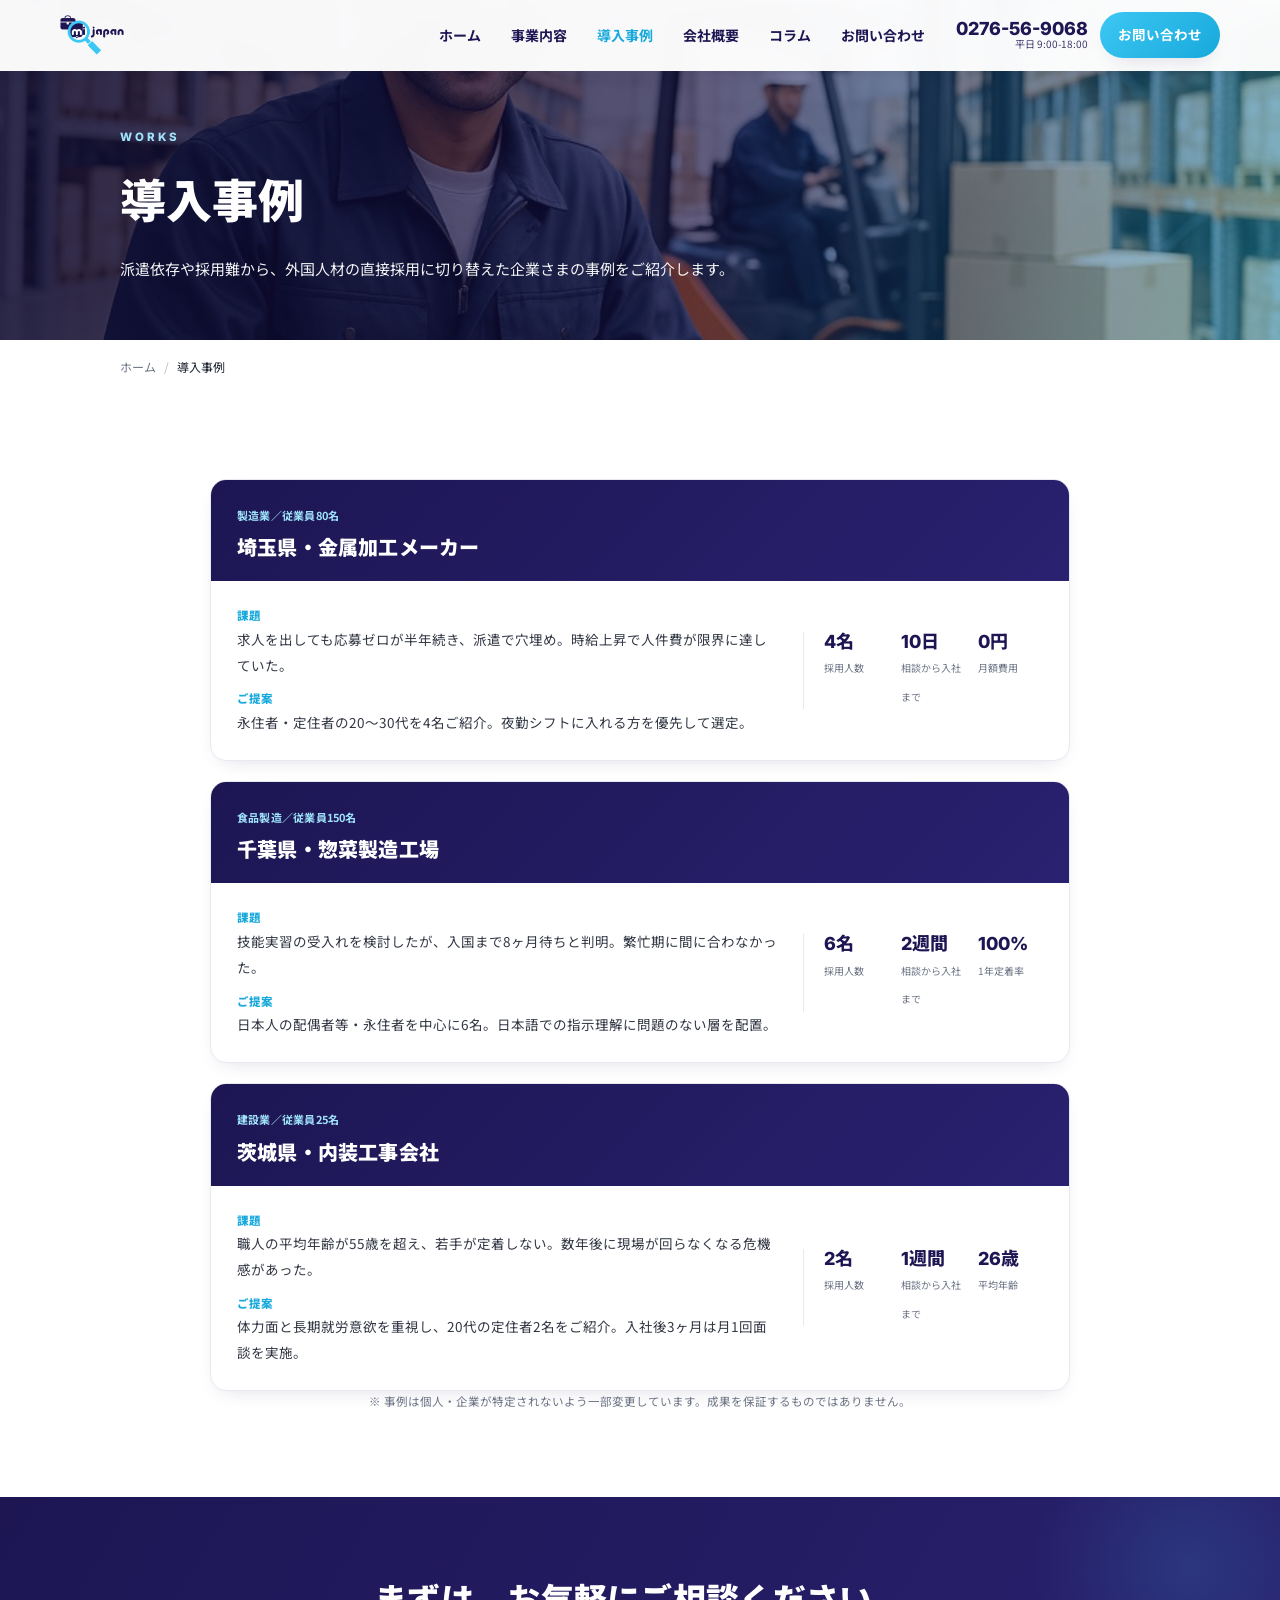
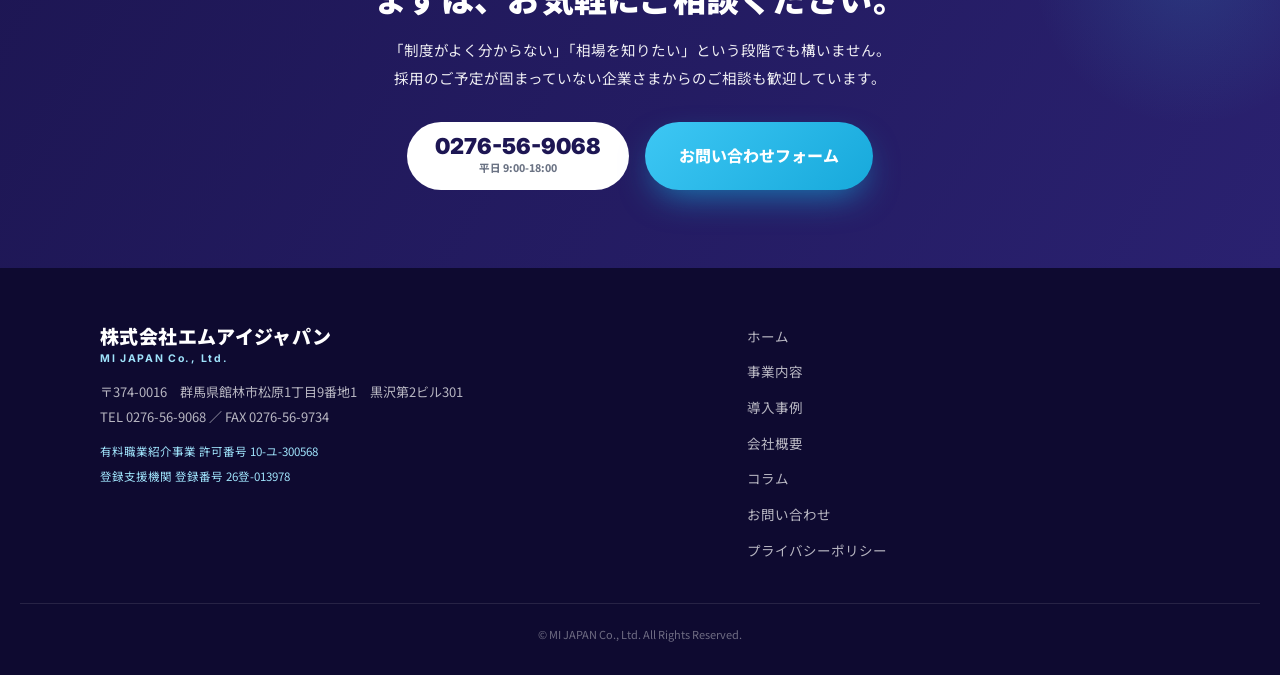
<file: works.html>
<!DOCTYPE html>
<html lang="ja">
<head>
<meta name="robots" content="noindex,nofollow">
<!-- Google Tag Manager -->
<script>(function(w,d,s,l,i){w[l]=w[l]||[];w[l].push({'gtm.start':
new Date().getTime(),event:'gtm.js'});var f=d.getElementsByTagName(s)[0],
j=d.createElement(s),dl=l!='dataLayer'?'&l='+l:'';j.async=true;j.src=
'https://www.googletagmanager.com/gtm.js?id='+i+dl;f.parentNode.insertBefore(j,f);
})(window,document,'script','dataLayer','GTM-NKFNLKCG');</script>
<!-- End Google Tag Manager -->
<meta charset="UTF-8">
<meta name="viewport" content="width=device-width, initial-scale=1.0">
<title>導入事例｜株式会社エムアイジャパン</title>
<meta name="description" content="製造・食品・建設など、外国人材の採用に切り替えた企業さまの導入事例。採用人数・入社までの期間・定着率などの実績をご紹介します。">
<link rel="icon" href="assets/favicon.ico" sizes="any">
<link rel="icon" type="image/png" sizes="32x32" href="assets/favicon-32.png">
<link rel="apple-touch-icon" href="assets/favicon-180.png">
<meta property="og:title" content="導入事例｜株式会社エムアイジャパン">
<meta property="og:description" content="製造・食品・建設など、外国人材の採用に切り替えた企業さまの導入事例。採用人数・入社までの期間・定着率などの実績をご紹介します。">
<meta property="og:type" content="website">
<meta name="format-detection" content="telephone=no">
<link rel="preconnect" href="https://fonts.googleapis.com">
<link rel="preconnect" href="https://fonts.gstatic.com" crossorigin>
<link href="https://fonts.googleapis.com/css2?family=Noto+Sans+JP:wght@400;500;700;900&family=Inter:wght@600;700;800;900&display=swap" rel="stylesheet">
<link rel="stylesheet" href="assets/style.css">
</head>
<body>
<!-- Google Tag Manager (noscript) -->
<noscript><iframe src="https://www.googletagmanager.com/ns.html?id=GTM-NKFNLKCG"
height="0" width="0" style="display:none;visibility:hidden"></iframe></noscript>
<!-- End Google Tag Manager (noscript) -->
<header id="hd">
  <div class="hd-in">
    <a class="brand" href="index.html"><img src="assets/logo.png" alt="株式会社エムアイジャパン"></a>
    <nav class="gnav"><a href="index.html">ホーム</a><a href="services.html">事業内容</a><a href="works.html" class="active">導入事例</a><a href="company.html">会社概要</a><a href="column/index.html">コラム</a><a href="contact.html">お問い合わせ</a></nav>
    <div class="hd-cta">
      <a class="hd-tel" href="tel:0276569068"><span class="t">0276-56-9068</span><span class="h">平日 9:00-18:00</span></a>
      <a class="hd-btn" href="contact.html">お問い合わせ</a>
    </div>
    <button class="burger" aria-label="メニュー" onclick="document.body.classList.toggle('mopen')"><span></span><span></span><span></span></button>
  </div>
  <nav class="mnav"><a href="index.html">ホーム</a><a href="services.html">事業内容</a><a href="works.html" class="active">導入事例</a><a href="company.html">会社概要</a><a href="column/index.html">コラム</a><a href="contact.html">お問い合わせ</a><a class="mnav-tel" href="tel:0276569068">電話する 0276-56-9068</a></nav>
</header>
<main>

<section class="phero" style="background-image:linear-gradient(100deg,rgba(14,10,48,.86),rgba(20,15,70,.58) 55%,rgba(23,169,219,.42)),url('assets/work-logistics.jpg');background-size:cover;background-position:center">
  <div class="phero-in reveal">
    <span class="eyebrow light">Works</span>
    <h1>導入事例</h1>
    <p>派遣依存や採用難から、外国人材の直接採用に切り替えた企業さまの事例をご紹介します。</p>
  </div>
</section>
<div class="crumbs wrap"><a href="index.html">ホーム</a><i>/</i><span>導入事例</span></div>
<section class="sec"><div class="wrap">
  <div class="wk-list"><article class="wk-full reveal">
  <div class="wk-full-head"><span class="wk-ind">製造業／従業員80名</span><h2>埼玉県・金属加工メーカー</h2></div>
  <div class="wk-full-body">
    <dl><dt>課題</dt><dd>求人を出しても応募ゼロが半年続き、派遣で穴埋め。時給上昇で人件費が限界に達していた。</dd><dt>ご提案</dt><dd>永住者・定住者の20〜30代を4名ご紹介。夜勤シフトに入れる方を優先して選定。</dd></dl>
    <div class="wk-m"><div class="m"><b>4名</b><span>採用人数</span></div><div class="m"><b>10日</b><span>相談から入社まで</span></div><div class="m"><b>0円</b><span>月額費用</span></div></div>
  </div>
</article><article class="wk-full reveal">
  <div class="wk-full-head"><span class="wk-ind">食品製造／従業員150名</span><h2>千葉県・惣菜製造工場</h2></div>
  <div class="wk-full-body">
    <dl><dt>課題</dt><dd>技能実習の受入れを検討したが、入国まで8ヶ月待ちと判明。繁忙期に間に合わなかった。</dd><dt>ご提案</dt><dd>日本人の配偶者等・永住者を中心に6名。日本語での指示理解に問題のない層を配置。</dd></dl>
    <div class="wk-m"><div class="m"><b>6名</b><span>採用人数</span></div><div class="m"><b>2週間</b><span>相談から入社まで</span></div><div class="m"><b>100%</b><span>1年定着率</span></div></div>
  </div>
</article><article class="wk-full reveal">
  <div class="wk-full-head"><span class="wk-ind">建設業／従業員25名</span><h2>茨城県・内装工事会社</h2></div>
  <div class="wk-full-body">
    <dl><dt>課題</dt><dd>職人の平均年齢が55歳を超え、若手が定着しない。数年後に現場が回らなくなる危機感があった。</dd><dt>ご提案</dt><dd>体力面と長期就労意欲を重視し、20代の定住者2名をご紹介。入社後3ヶ月は月1回面談を実施。</dd></dl>
    <div class="wk-m"><div class="m"><b>2名</b><span>採用人数</span></div><div class="m"><b>1週間</b><span>相談から入社まで</span></div><div class="m"><b>26歳</b><span>平均年齢</span></div></div>
  </div>
</article></div>
  <p class="note center">※ 事例は個人・企業が特定されないよう一部変更しています。成果を保証するものではありません。</p>
</div></section>
<section class="cta-band">
  <div class="cta-in reveal">
    <h2>まずは、お気軽にご相談ください。</h2>
    <p>「制度がよく分からない」「相場を知りたい」という段階でも構いません。<br>採用のご予定が固まっていない企業さまからのご相談も歓迎しています。</p>
    <div class="cta-btns">
      <a class="btn-tel" href="tel:0276569068"><span class="no">0276-56-9068</span><span class="hr">平日 9:00-18:00</span></a>
      <a class="btn-form" href="contact.html">お問い合わせフォーム</a>
    </div>
  </div>
</section>

</main>
<footer>
  <div class="ft-in">
    <div class="ft-brand">
      <p class="ft-name">株式会社エムアイジャパン<span>MI JAPAN Co., Ltd.</span></p>
      <p class="ft-addr">〒374-0016　群馬県館林市松原1丁目9番地1　黒沢第2ビル301<br>TEL 0276-56-9068 ／ FAX 0276-56-9734</p>
      <p class="ft-lic"><span>有料職業紹介事業 許可番号 10-ユ-300568</span><span>登録支援機関 登録番号 26登-013978</span></p>
    </div>
    <nav class="ft-nav"><a href="index.html">ホーム</a><a href="services.html">事業内容</a><a href="works.html">導入事例</a><a href="company.html">会社概要</a><a href="column/index.html">コラム</a><a href="contact.html">お問い合わせ</a><a href="privacy.html">プライバシーポリシー</a></nav>
  </div>
  <p class="copy">© MI JAPAN Co., Ltd. All Rights Reserved.</p>
</footer>
<a class="pagetop" href="#top" aria-label="ページ上部へ">↑</a>
<div class="mbar">
  <a href="tel:0276569068" class="mb-tel">電話</a>
  <a href="contact.html" class="mb-form">お問い合わせ</a>
</div>
<script src="assets/app.js"></script>
</body>
</html>
</file>
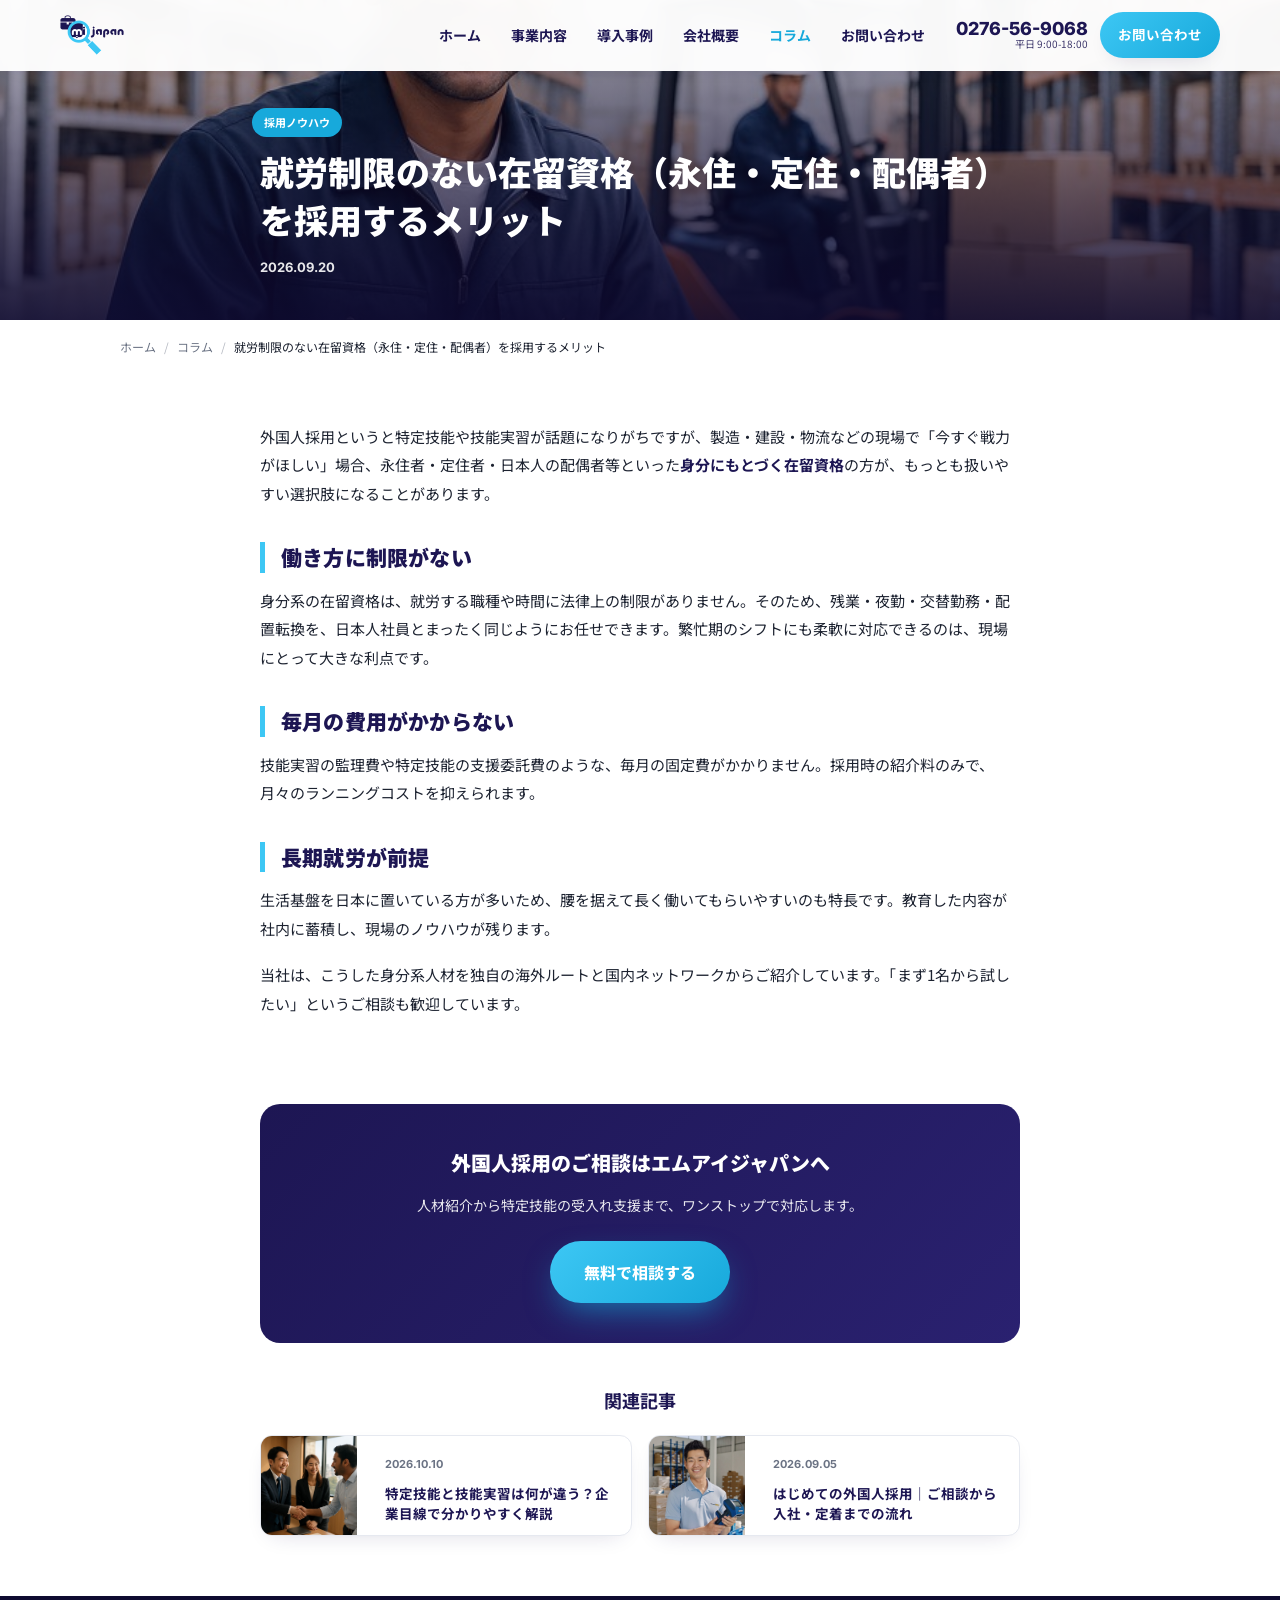
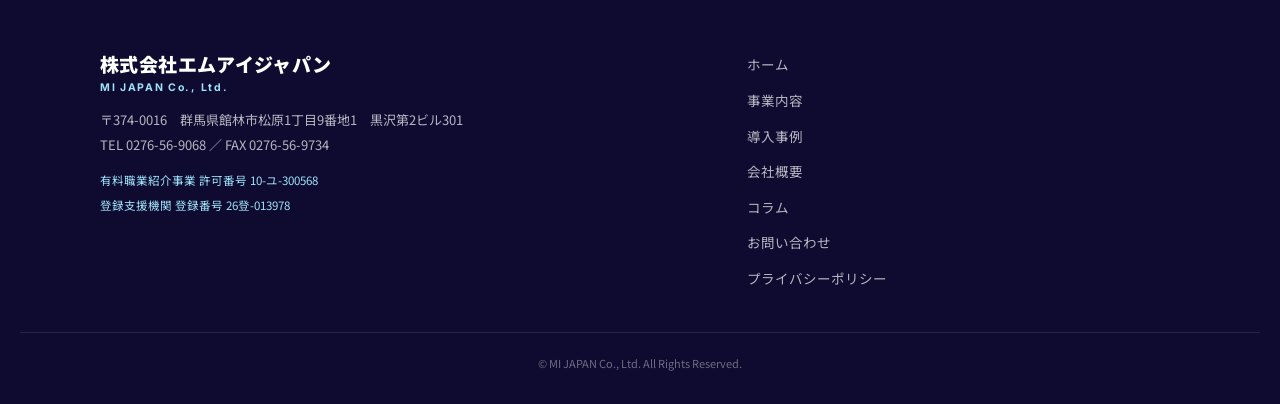
<file: column/mibunkei-merit.html>
<!DOCTYPE html>
<html lang="ja">
<head>
<meta name="robots" content="noindex,nofollow">
<!-- Google Tag Manager -->
<script>(function(w,d,s,l,i){w[l]=w[l]||[];w[l].push({'gtm.start':
new Date().getTime(),event:'gtm.js'});var f=d.getElementsByTagName(s)[0],
j=d.createElement(s),dl=l!='dataLayer'?'&l='+l:'';j.async=true;j.src=
'https://www.googletagmanager.com/gtm.js?id='+i+dl;f.parentNode.insertBefore(j,f);
})(window,document,'script','dataLayer','GTM-NKFNLKCG');</script>
<!-- End Google Tag Manager -->
<meta charset="UTF-8">
<meta name="viewport" content="width=device-width, initial-scale=1.0">
<title>就労制限のない在留資格（永住・定住・配偶者）を採用するメリット｜コラム｜株式会社エムアイジャパン</title>
<meta name="description" content="特定技能や技能実習が注目されがちですが、「今すぐ・自由に・長く」働ける人材を探すなら、身分系の在留資格が有力な選択肢になります。">
<link rel="icon" href="../assets/favicon.ico" sizes="any">
<link rel="icon" type="image/png" sizes="32x32" href="../assets/favicon-32.png">
<link rel="apple-touch-icon" href="../assets/favicon-180.png">
<meta property="og:title" content="就労制限のない在留資格（永住・定住・配偶者）を採用するメリット｜コラム｜株式会社エムアイジャパン">
<meta property="og:description" content="特定技能や技能実習が注目されがちですが、「今すぐ・自由に・長く」働ける人材を探すなら、身分系の在留資格が有力な選択肢になります。">
<meta property="og:type" content="website">
<meta name="format-detection" content="telephone=no">
<link rel="preconnect" href="https://fonts.googleapis.com">
<link rel="preconnect" href="https://fonts.gstatic.com" crossorigin>
<link href="https://fonts.googleapis.com/css2?family=Noto+Sans+JP:wght@400;500;700;900&family=Inter:wght@600;700;800;900&display=swap" rel="stylesheet">
<link rel="stylesheet" href="../assets/style.css">
</head>
<body>
<!-- Google Tag Manager (noscript) -->
<noscript><iframe src="https://www.googletagmanager.com/ns.html?id=GTM-NKFNLKCG"
height="0" width="0" style="display:none;visibility:hidden"></iframe></noscript>
<!-- End Google Tag Manager (noscript) -->
<header id="hd">
  <div class="hd-in">
    <a class="brand" href="../index.html"><img src="../assets/logo.png" alt="株式会社エムアイジャパン"></a>
    <nav class="gnav"><a href="../index.html">ホーム</a><a href="../services.html">事業内容</a><a href="../works.html">導入事例</a><a href="../company.html">会社概要</a><a href="../column/index.html" class="active">コラム</a><a href="../contact.html">お問い合わせ</a></nav>
    <div class="hd-cta">
      <a class="hd-tel" href="tel:0276569068"><span class="t">0276-56-9068</span><span class="h">平日 9:00-18:00</span></a>
      <a class="hd-btn" href="../contact.html">お問い合わせ</a>
    </div>
    <button class="burger" aria-label="メニュー" onclick="document.body.classList.toggle('mopen')"><span></span><span></span><span></span></button>
  </div>
  <nav class="mnav"><a href="../index.html">ホーム</a><a href="../services.html">事業内容</a><a href="../works.html">導入事例</a><a href="../company.html">会社概要</a><a href="../column/index.html" class="active">コラム</a><a href="../contact.html">お問い合わせ</a><a class="mnav-tel" href="tel:0276569068">電話する 0276-56-9068</a></nav>
</header>
<main>

<article class="art">
  <div class="art-hero" style="background-image:url('../assets/work-logistics.jpg')"><div class="art-hero-ov"></div>
    <div class="art-hero-in"><span class="col-cat">採用ノウハウ</span><h1>就労制限のない在留資格（永住・定住・配偶者）を採用するメリット</h1><time>2026.09.20</time></div>
  </div>
  <div class="crumbs wrap"><a href="../index.html">ホーム</a><i>/</i><a href="../column/index.html">コラム</a><i>/</i><span>就労制限のない在留資格（永住・定住・配偶者）を採用するメリット</span></div>
  <div class="art-body wrap-narrow reveal">
    
<p>外国人採用というと特定技能や技能実習が話題になりがちですが、製造・建設・物流などの現場で「今すぐ戦力がほしい」場合、永住者・定住者・日本人の配偶者等といった<strong>身分にもとづく在留資格</strong>の方が、もっとも扱いやすい選択肢になることがあります。</p>
<h2>働き方に制限がない</h2>
<p>身分系の在留資格は、就労する職種や時間に法律上の制限がありません。そのため、残業・夜勤・交替勤務・配置転換を、日本人社員とまったく同じようにお任せできます。繁忙期のシフトにも柔軟に対応できるのは、現場にとって大きな利点です。</p>
<h2>毎月の費用がかからない</h2>
<p>技能実習の監理費や特定技能の支援委託費のような、毎月の固定費がかかりません。採用時の紹介料のみで、月々のランニングコストを抑えられます。</p>
<h2>長期就労が前提</h2>
<p>生活基盤を日本に置いている方が多いため、腰を据えて長く働いてもらいやすいのも特長です。教育した内容が社内に蓄積し、現場のノウハウが残ります。</p>
<p>当社は、こうした身分系人材を独自の海外ルートと国内ネットワークからご紹介しています。「まず1名から試したい」というご相談も歓迎しています。</p>

  </div>
  <div class="wrap-narrow">
    <div class="art-cta">
      <h3>外国人採用のご相談はエムアイジャパンへ</h3>
      <p>人材紹介から特定技能の受入れ支援まで、ワンストップで対応します。</p>
      <a class="btn-form" href="../contact.html">無料で相談する</a>
    </div>
    <div class="rel-wrap"><h3 class="rel-title">関連記事</h3><div class="rel-grid"><a class="rel-card" href="tokutei-vs-ginojisshu.html"><div class="rel-img" style="background-image:url('../assets/interview.jpg')"></div><div class="rel-b"><time>2026.10.10</time><h4>特定技能と技能実習は何が違う？企業目線で分かりやすく解説</h4></div></a><a class="rel-card" href="ukeire-flow.html"><div class="rel-img" style="background-image:url('../assets/flow-warehouse.jpg')"></div><div class="rel-b"><time>2026.09.05</time><h4>はじめての外国人採用｜ご相談から入社・定着までの流れ</h4></div></a></div></div>
  </div>
</article>

</main>
<footer>
  <div class="ft-in">
    <div class="ft-brand">
      <p class="ft-name">株式会社エムアイジャパン<span>MI JAPAN Co., Ltd.</span></p>
      <p class="ft-addr">〒374-0016　群馬県館林市松原1丁目9番地1　黒沢第2ビル301<br>TEL 0276-56-9068 ／ FAX 0276-56-9734</p>
      <p class="ft-lic"><span>有料職業紹介事業 許可番号 10-ユ-300568</span><span>登録支援機関 登録番号 26登-013978</span></p>
    </div>
    <nav class="ft-nav"><a href="../index.html">ホーム</a><a href="../services.html">事業内容</a><a href="../works.html">導入事例</a><a href="../company.html">会社概要</a><a href="../column/index.html">コラム</a><a href="../contact.html">お問い合わせ</a><a href="../privacy.html">プライバシーポリシー</a></nav>
  </div>
  <p class="copy">© MI JAPAN Co., Ltd. All Rights Reserved.</p>
</footer>
<a class="pagetop" href="#top" aria-label="ページ上部へ">↑</a>
<div class="mbar">
  <a href="tel:0276569068" class="mb-tel">電話</a>
  <a href="../contact.html" class="mb-form">お問い合わせ</a>
</div>
<script src="../assets/app.js"></script>
</body>
</html>
</file>
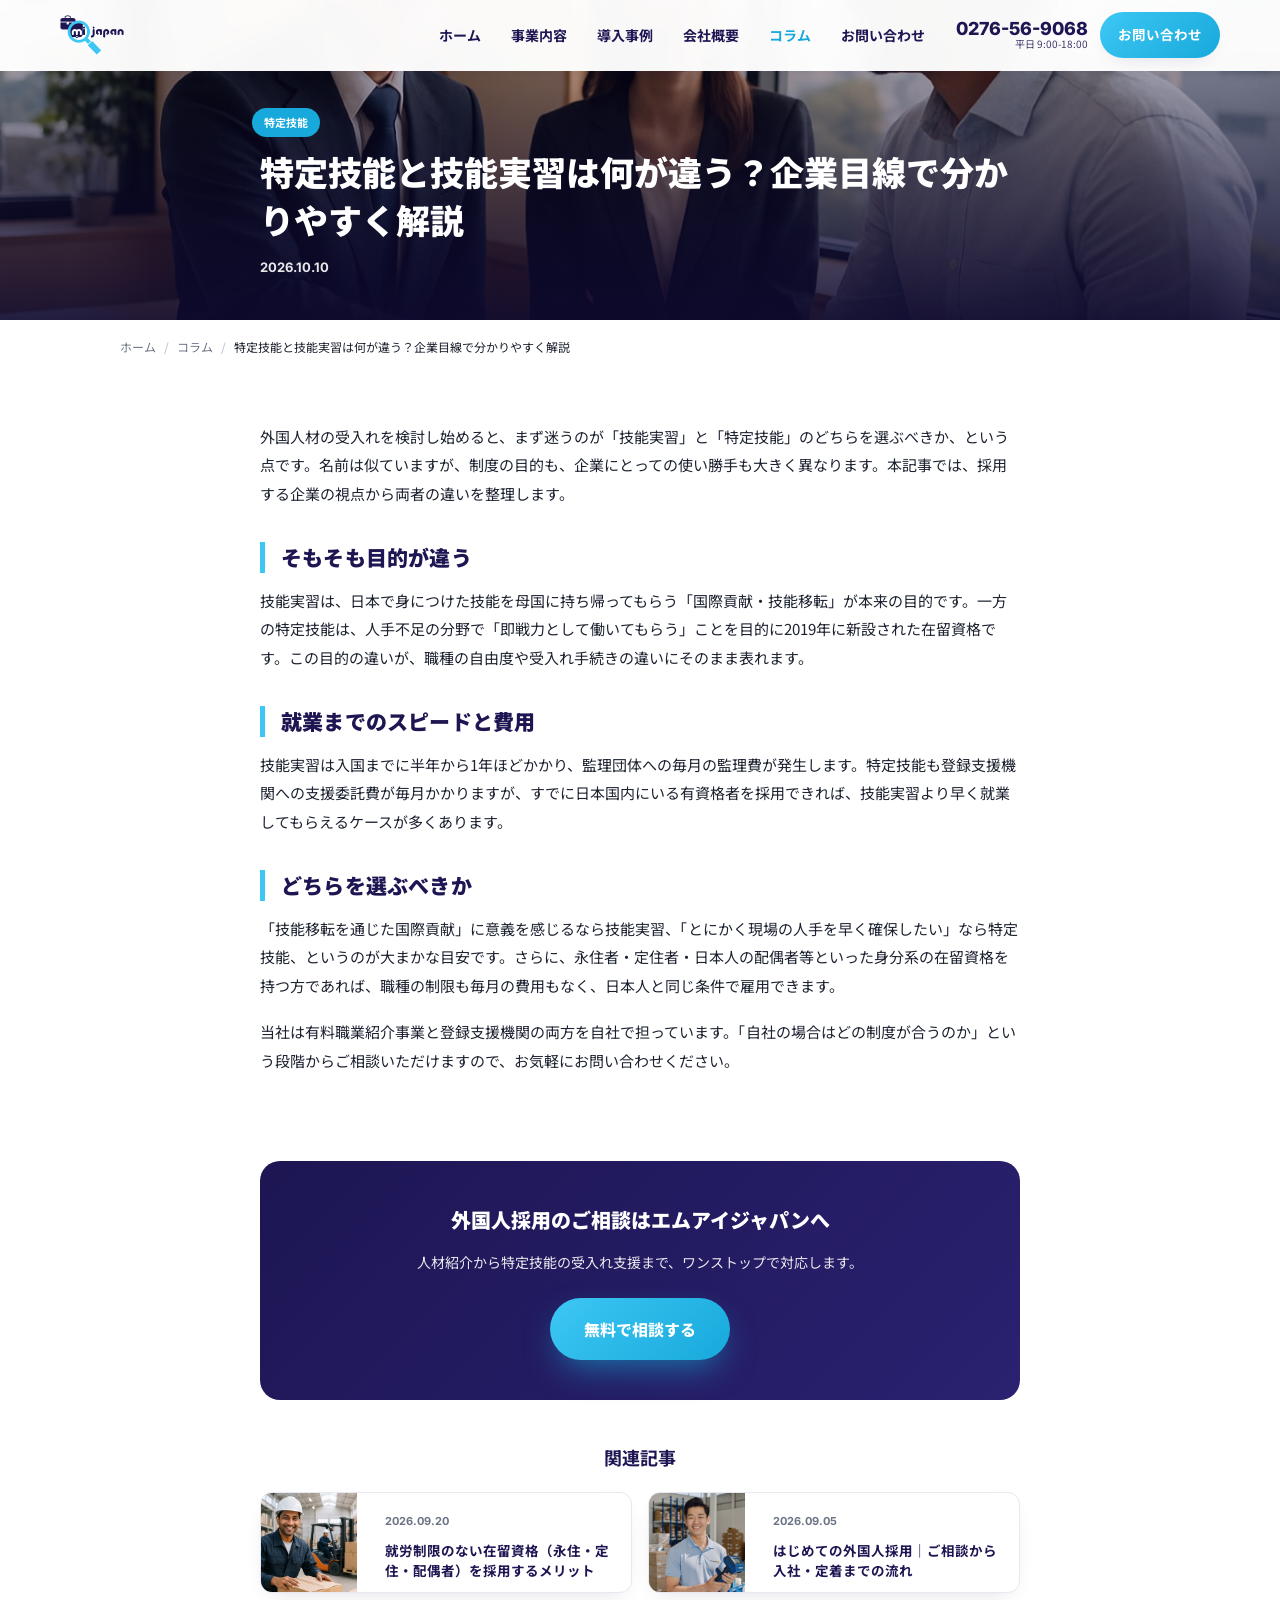
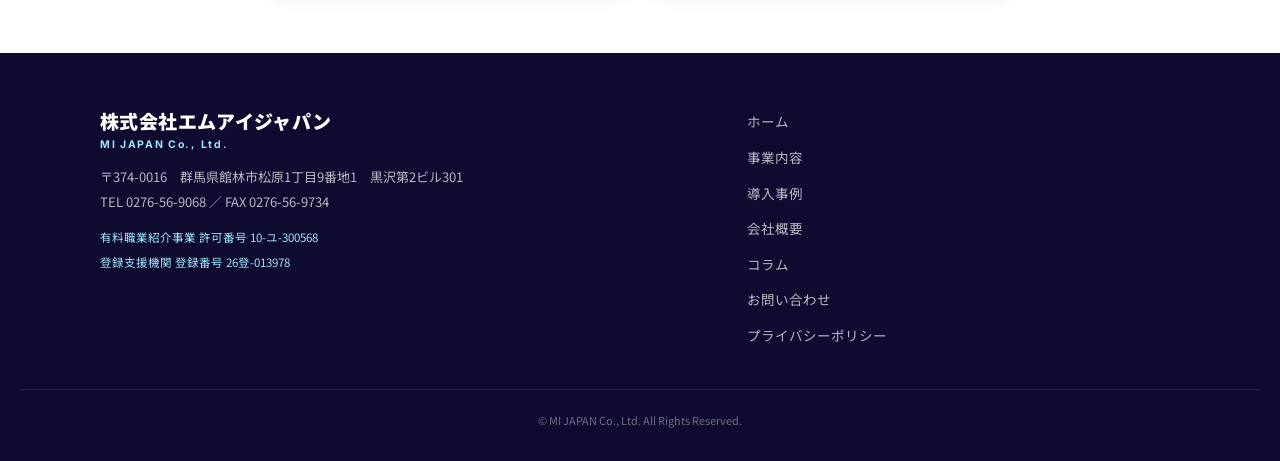
<file: column/tokutei-vs-ginojisshu.html>
<!DOCTYPE html>
<html lang="ja">
<head>
<meta name="robots" content="noindex,nofollow">
<!-- Google Tag Manager -->
<script>(function(w,d,s,l,i){w[l]=w[l]||[];w[l].push({'gtm.start':
new Date().getTime(),event:'gtm.js'});var f=d.getElementsByTagName(s)[0],
j=d.createElement(s),dl=l!='dataLayer'?'&l='+l:'';j.async=true;j.src=
'https://www.googletagmanager.com/gtm.js?id='+i+dl;f.parentNode.insertBefore(j,f);
})(window,document,'script','dataLayer','GTM-NKFNLKCG');</script>
<!-- End Google Tag Manager -->
<meta charset="UTF-8">
<meta name="viewport" content="width=device-width, initial-scale=1.0">
<title>特定技能と技能実習は何が違う？企業目線で分かりやすく解説｜コラム｜株式会社エムアイジャパン</title>
<meta name="description" content="「外国人採用＝技能実習」と思われがちですが、目的が労働力の確保なら特定技能の方が現実的なケースが多くあります。両者の違いを企業の視点で整理します。">
<link rel="icon" href="../assets/favicon.ico" sizes="any">
<link rel="icon" type="image/png" sizes="32x32" href="../assets/favicon-32.png">
<link rel="apple-touch-icon" href="../assets/favicon-180.png">
<meta property="og:title" content="特定技能と技能実習は何が違う？企業目線で分かりやすく解説｜コラム｜株式会社エムアイジャパン">
<meta property="og:description" content="「外国人採用＝技能実習」と思われがちですが、目的が労働力の確保なら特定技能の方が現実的なケースが多くあります。両者の違いを企業の視点で整理します。">
<meta property="og:type" content="website">
<meta name="format-detection" content="telephone=no">
<link rel="preconnect" href="https://fonts.googleapis.com">
<link rel="preconnect" href="https://fonts.gstatic.com" crossorigin>
<link href="https://fonts.googleapis.com/css2?family=Noto+Sans+JP:wght@400;500;700;900&family=Inter:wght@600;700;800;900&display=swap" rel="stylesheet">
<link rel="stylesheet" href="../assets/style.css">
</head>
<body>
<!-- Google Tag Manager (noscript) -->
<noscript><iframe src="https://www.googletagmanager.com/ns.html?id=GTM-NKFNLKCG"
height="0" width="0" style="display:none;visibility:hidden"></iframe></noscript>
<!-- End Google Tag Manager (noscript) -->
<header id="hd">
  <div class="hd-in">
    <a class="brand" href="../index.html"><img src="../assets/logo.png" alt="株式会社エムアイジャパン"></a>
    <nav class="gnav"><a href="../index.html">ホーム</a><a href="../services.html">事業内容</a><a href="../works.html">導入事例</a><a href="../company.html">会社概要</a><a href="../column/index.html" class="active">コラム</a><a href="../contact.html">お問い合わせ</a></nav>
    <div class="hd-cta">
      <a class="hd-tel" href="tel:0276569068"><span class="t">0276-56-9068</span><span class="h">平日 9:00-18:00</span></a>
      <a class="hd-btn" href="../contact.html">お問い合わせ</a>
    </div>
    <button class="burger" aria-label="メニュー" onclick="document.body.classList.toggle('mopen')"><span></span><span></span><span></span></button>
  </div>
  <nav class="mnav"><a href="../index.html">ホーム</a><a href="../services.html">事業内容</a><a href="../works.html">導入事例</a><a href="../company.html">会社概要</a><a href="../column/index.html" class="active">コラム</a><a href="../contact.html">お問い合わせ</a><a class="mnav-tel" href="tel:0276569068">電話する 0276-56-9068</a></nav>
</header>
<main>

<article class="art">
  <div class="art-hero" style="background-image:url('../assets/interview.jpg')"><div class="art-hero-ov"></div>
    <div class="art-hero-in"><span class="col-cat">特定技能</span><h1>特定技能と技能実習は何が違う？企業目線で分かりやすく解説</h1><time>2026.10.10</time></div>
  </div>
  <div class="crumbs wrap"><a href="../index.html">ホーム</a><i>/</i><a href="../column/index.html">コラム</a><i>/</i><span>特定技能と技能実習は何が違う？企業目線で分かりやすく解説</span></div>
  <div class="art-body wrap-narrow reveal">
    
<p>外国人材の受入れを検討し始めると、まず迷うのが「技能実習」と「特定技能」のどちらを選ぶべきか、という点です。名前は似ていますが、制度の目的も、企業にとっての使い勝手も大きく異なります。本記事では、採用する企業の視点から両者の違いを整理します。</p>
<h2>そもそも目的が違う</h2>
<p>技能実習は、日本で身につけた技能を母国に持ち帰ってもらう「国際貢献・技能移転」が本来の目的です。一方の特定技能は、人手不足の分野で「即戦力として働いてもらう」ことを目的に2019年に新設された在留資格です。この目的の違いが、職種の自由度や受入れ手続きの違いにそのまま表れます。</p>
<h2>就業までのスピードと費用</h2>
<p>技能実習は入国までに半年から1年ほどかかり、監理団体への毎月の監理費が発生します。特定技能も登録支援機関への支援委託費が毎月かかりますが、すでに日本国内にいる有資格者を採用できれば、技能実習より早く就業してもらえるケースが多くあります。</p>
<h2>どちらを選ぶべきか</h2>
<p>「技能移転を通じた国際貢献」に意義を感じるなら技能実習、「とにかく現場の人手を早く確保したい」なら特定技能、というのが大まかな目安です。さらに、永住者・定住者・日本人の配偶者等といった身分系の在留資格を持つ方であれば、職種の制限も毎月の費用もなく、日本人と同じ条件で雇用できます。</p>
<p>当社は有料職業紹介事業と登録支援機関の両方を自社で担っています。「自社の場合はどの制度が合うのか」という段階からご相談いただけますので、お気軽にお問い合わせください。</p>

  </div>
  <div class="wrap-narrow">
    <div class="art-cta">
      <h3>外国人採用のご相談はエムアイジャパンへ</h3>
      <p>人材紹介から特定技能の受入れ支援まで、ワンストップで対応します。</p>
      <a class="btn-form" href="../contact.html">無料で相談する</a>
    </div>
    <div class="rel-wrap"><h3 class="rel-title">関連記事</h3><div class="rel-grid"><a class="rel-card" href="mibunkei-merit.html"><div class="rel-img" style="background-image:url('../assets/work-logistics.jpg')"></div><div class="rel-b"><time>2026.09.20</time><h4>就労制限のない在留資格（永住・定住・配偶者）を採用するメリット</h4></div></a><a class="rel-card" href="ukeire-flow.html"><div class="rel-img" style="background-image:url('../assets/flow-warehouse.jpg')"></div><div class="rel-b"><time>2026.09.05</time><h4>はじめての外国人採用｜ご相談から入社・定着までの流れ</h4></div></a></div></div>
  </div>
</article>

</main>
<footer>
  <div class="ft-in">
    <div class="ft-brand">
      <p class="ft-name">株式会社エムアイジャパン<span>MI JAPAN Co., Ltd.</span></p>
      <p class="ft-addr">〒374-0016　群馬県館林市松原1丁目9番地1　黒沢第2ビル301<br>TEL 0276-56-9068 ／ FAX 0276-56-9734</p>
      <p class="ft-lic"><span>有料職業紹介事業 許可番号 10-ユ-300568</span><span>登録支援機関 登録番号 26登-013978</span></p>
    </div>
    <nav class="ft-nav"><a href="../index.html">ホーム</a><a href="../services.html">事業内容</a><a href="../works.html">導入事例</a><a href="../company.html">会社概要</a><a href="../column/index.html">コラム</a><a href="../contact.html">お問い合わせ</a><a href="../privacy.html">プライバシーポリシー</a></nav>
  </div>
  <p class="copy">© MI JAPAN Co., Ltd. All Rights Reserved.</p>
</footer>
<a class="pagetop" href="#top" aria-label="ページ上部へ">↑</a>
<div class="mbar">
  <a href="tel:0276569068" class="mb-tel">電話</a>
  <a href="../contact.html" class="mb-form">お問い合わせ</a>
</div>
<script src="../assets/app.js"></script>
</body>
</html>
</file>
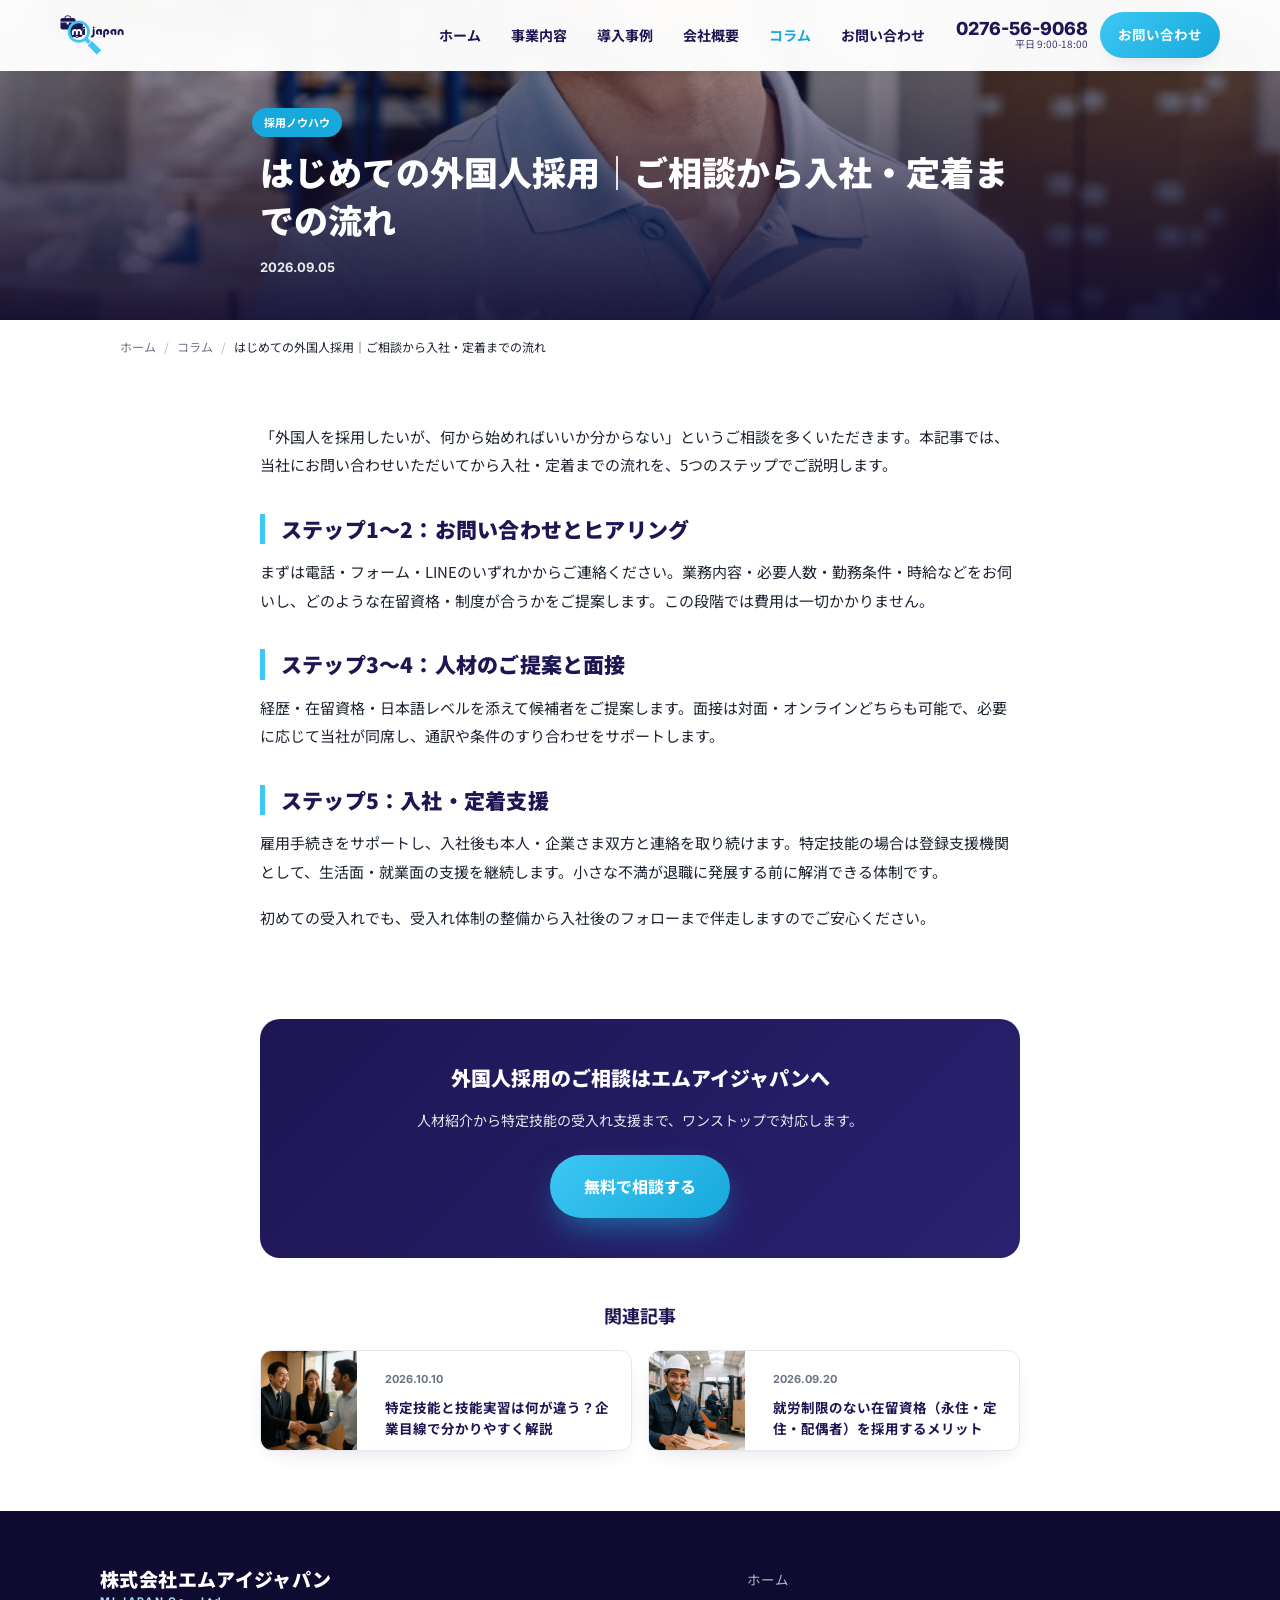
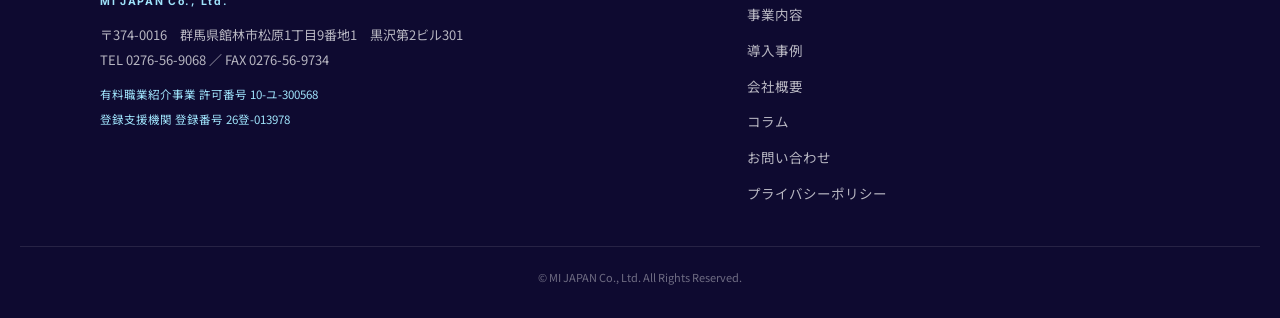
<file: column/ukeire-flow.html>
<!DOCTYPE html>
<html lang="ja">
<head>
<meta name="robots" content="noindex,nofollow">
<!-- Google Tag Manager -->
<script>(function(w,d,s,l,i){w[l]=w[l]||[];w[l].push({'gtm.start':
new Date().getTime(),event:'gtm.js'});var f=d.getElementsByTagName(s)[0],
j=d.createElement(s),dl=l!='dataLayer'?'&l='+l:'';j.async=true;j.src=
'https://www.googletagmanager.com/gtm.js?id='+i+dl;f.parentNode.insertBefore(j,f);
})(window,document,'script','dataLayer','GTM-NKFNLKCG');</script>
<!-- End Google Tag Manager -->
<meta charset="UTF-8">
<meta name="viewport" content="width=device-width, initial-scale=1.0">
<title>はじめての外国人採用｜ご相談から入社・定着までの流れ｜コラム｜株式会社エムアイジャパン</title>
<meta name="description" content="外国人採用が初めての企業さま向けに、当社にご相談いただいてから入社・定着支援までの流れを、ステップごとに分かりやすくご説明します。">
<link rel="icon" href="../assets/favicon.ico" sizes="any">
<link rel="icon" type="image/png" sizes="32x32" href="../assets/favicon-32.png">
<link rel="apple-touch-icon" href="../assets/favicon-180.png">
<meta property="og:title" content="はじめての外国人採用｜ご相談から入社・定着までの流れ｜コラム｜株式会社エムアイジャパン">
<meta property="og:description" content="外国人採用が初めての企業さま向けに、当社にご相談いただいてから入社・定着支援までの流れを、ステップごとに分かりやすくご説明します。">
<meta property="og:type" content="website">
<meta name="format-detection" content="telephone=no">
<link rel="preconnect" href="https://fonts.googleapis.com">
<link rel="preconnect" href="https://fonts.gstatic.com" crossorigin>
<link href="https://fonts.googleapis.com/css2?family=Noto+Sans+JP:wght@400;500;700;900&family=Inter:wght@600;700;800;900&display=swap" rel="stylesheet">
<link rel="stylesheet" href="../assets/style.css">
</head>
<body>
<!-- Google Tag Manager (noscript) -->
<noscript><iframe src="https://www.googletagmanager.com/ns.html?id=GTM-NKFNLKCG"
height="0" width="0" style="display:none;visibility:hidden"></iframe></noscript>
<!-- End Google Tag Manager (noscript) -->
<header id="hd">
  <div class="hd-in">
    <a class="brand" href="../index.html"><img src="../assets/logo.png" alt="株式会社エムアイジャパン"></a>
    <nav class="gnav"><a href="../index.html">ホーム</a><a href="../services.html">事業内容</a><a href="../works.html">導入事例</a><a href="../company.html">会社概要</a><a href="../column/index.html" class="active">コラム</a><a href="../contact.html">お問い合わせ</a></nav>
    <div class="hd-cta">
      <a class="hd-tel" href="tel:0276569068"><span class="t">0276-56-9068</span><span class="h">平日 9:00-18:00</span></a>
      <a class="hd-btn" href="../contact.html">お問い合わせ</a>
    </div>
    <button class="burger" aria-label="メニュー" onclick="document.body.classList.toggle('mopen')"><span></span><span></span><span></span></button>
  </div>
  <nav class="mnav"><a href="../index.html">ホーム</a><a href="../services.html">事業内容</a><a href="../works.html">導入事例</a><a href="../company.html">会社概要</a><a href="../column/index.html" class="active">コラム</a><a href="../contact.html">お問い合わせ</a><a class="mnav-tel" href="tel:0276569068">電話する 0276-56-9068</a></nav>
</header>
<main>

<article class="art">
  <div class="art-hero" style="background-image:url('../assets/flow-warehouse.jpg')"><div class="art-hero-ov"></div>
    <div class="art-hero-in"><span class="col-cat">採用ノウハウ</span><h1>はじめての外国人採用｜ご相談から入社・定着までの流れ</h1><time>2026.09.05</time></div>
  </div>
  <div class="crumbs wrap"><a href="../index.html">ホーム</a><i>/</i><a href="../column/index.html">コラム</a><i>/</i><span>はじめての外国人採用｜ご相談から入社・定着までの流れ</span></div>
  <div class="art-body wrap-narrow reveal">
    
<p>「外国人を採用したいが、何から始めればいいか分からない」というご相談を多くいただきます。本記事では、当社にお問い合わせいただいてから入社・定着までの流れを、5つのステップでご説明します。</p>
<h2>ステップ1〜2：お問い合わせとヒアリング</h2>
<p>まずは電話・フォーム・LINEのいずれかからご連絡ください。業務内容・必要人数・勤務条件・時給などをお伺いし、どのような在留資格・制度が合うかをご提案します。この段階では費用は一切かかりません。</p>
<h2>ステップ3〜4：人材のご提案と面接</h2>
<p>経歴・在留資格・日本語レベルを添えて候補者をご提案します。面接は対面・オンラインどちらも可能で、必要に応じて当社が同席し、通訳や条件のすり合わせをサポートします。</p>
<h2>ステップ5：入社・定着支援</h2>
<p>雇用手続きをサポートし、入社後も本人・企業さま双方と連絡を取り続けます。特定技能の場合は登録支援機関として、生活面・就業面の支援を継続します。小さな不満が退職に発展する前に解消できる体制です。</p>
<p>初めての受入れでも、受入れ体制の整備から入社後のフォローまで伴走しますのでご安心ください。</p>

  </div>
  <div class="wrap-narrow">
    <div class="art-cta">
      <h3>外国人採用のご相談はエムアイジャパンへ</h3>
      <p>人材紹介から特定技能の受入れ支援まで、ワンストップで対応します。</p>
      <a class="btn-form" href="../contact.html">無料で相談する</a>
    </div>
    <div class="rel-wrap"><h3 class="rel-title">関連記事</h3><div class="rel-grid"><a class="rel-card" href="tokutei-vs-ginojisshu.html"><div class="rel-img" style="background-image:url('../assets/interview.jpg')"></div><div class="rel-b"><time>2026.10.10</time><h4>特定技能と技能実習は何が違う？企業目線で分かりやすく解説</h4></div></a><a class="rel-card" href="mibunkei-merit.html"><div class="rel-img" style="background-image:url('../assets/work-logistics.jpg')"></div><div class="rel-b"><time>2026.09.20</time><h4>就労制限のない在留資格（永住・定住・配偶者）を採用するメリット</h4></div></a></div></div>
  </div>
</article>

</main>
<footer>
  <div class="ft-in">
    <div class="ft-brand">
      <p class="ft-name">株式会社エムアイジャパン<span>MI JAPAN Co., Ltd.</span></p>
      <p class="ft-addr">〒374-0016　群馬県館林市松原1丁目9番地1　黒沢第2ビル301<br>TEL 0276-56-9068 ／ FAX 0276-56-9734</p>
      <p class="ft-lic"><span>有料職業紹介事業 許可番号 10-ユ-300568</span><span>登録支援機関 登録番号 26登-013978</span></p>
    </div>
    <nav class="ft-nav"><a href="../index.html">ホーム</a><a href="../services.html">事業内容</a><a href="../works.html">導入事例</a><a href="../company.html">会社概要</a><a href="../column/index.html">コラム</a><a href="../contact.html">お問い合わせ</a><a href="../privacy.html">プライバシーポリシー</a></nav>
  </div>
  <p class="copy">© MI JAPAN Co., Ltd. All Rights Reserved.</p>
</footer>
<a class="pagetop" href="#top" aria-label="ページ上部へ">↑</a>
<div class="mbar">
  <a href="tel:0276569068" class="mb-tel">電話</a>
  <a href="../contact.html" class="mb-form">お問い合わせ</a>
</div>
<script src="../assets/app.js"></script>
</body>
</html>
</file>
<file: assets/style.css>
:root{
  --navy:#1d1653; --navy2:#2a2170; --cyan:#3dc7f4; --cyan-d:#17a9db;
  --ink:#1c2230; --mute:#6b7384; --line:#e6e9f0; --bg:#fff; --tint:#f3f7fc;
  --shadow:0 18px 44px -20px rgba(29,22,83,.26); --shadow-sm:0 8px 22px -12px rgba(29,22,83,.2);
  --radius:16px; --font:"Noto Sans JP","Hiragino Kaku Gothic ProN",system-ui,sans-serif; --num:"Inter",var(--font);
}
*{margin:0;padding:0;box-sizing:border-box;-webkit-font-smoothing:antialiased}
html{scroll-behavior:smooth;scroll-padding-top:76px}
body{font-family:var(--font);color:var(--ink);background:var(--bg);line-height:1.9;font-size:15px}
img,svg{max-width:100%;display:block}
a{color:inherit;text-decoration:none}
main{overflow:hidden}
.wrap{max-width:1080px;margin:0 auto;padding:0 20px}
.wrap-narrow{max-width:800px;margin:0 auto;padding:0 20px}
.center{text-align:center}
.eyebrow{display:inline-block;font:800 11.5px/1 var(--num);letter-spacing:.26em;color:var(--cyan-d);text-transform:uppercase;margin-bottom:12px}
.eyebrow.light{color:#9fe3fb}
h2{font-weight:900;font-size:clamp(22px,3.6vw,33px);line-height:1.45;color:var(--navy);letter-spacing:.01em}
.note{font-size:11.5px;color:var(--mute)}

/* reveal animation */
.reveal{opacity:0;transform:translateY(26px);transition:opacity .7s ease,transform .7s cubic-bezier(.2,.7,.2,1)}
.reveal.vis{opacity:1;transform:none}

/* header */
#hd{position:fixed;top:0;left:0;right:0;z-index:100;transition:.3s;background:rgba(255,255,255,.9);backdrop-filter:blur(12px);border-bottom:1px solid rgba(230,233,240,.7)}
#hd.solid{background:rgba(255,255,255,.97);box-shadow:0 2px 20px -12px rgba(29,22,83,.4);border-bottom-color:transparent}
.hd-in{max-width:1200px;margin:0 auto;display:flex;align-items:center;gap:18px;padding:12px 20px}
.brand img{height:40px;width:auto}
.gnav{display:flex;gap:4px;margin-left:auto}
.gnav a{padding:8px 13px;font-size:14px;font-weight:700;border-radius:8px;transition:.2s;color:var(--navy)}
.gnav a:hover,.gnav a.active{color:var(--cyan-d)}
.hd-cta{display:flex;align-items:center;gap:12px}
.hd-tel{display:flex;flex-direction:column;line-height:1.2;text-align:right;color:var(--navy)}
.hd-tel .t{font:800 18px/1 var(--num)}
.hd-tel .h{font-size:10px;opacity:.85}
.hd-btn{background:linear-gradient(135deg,var(--cyan),var(--cyan-d));color:#fff;font-weight:700;font-size:13.5px;padding:10px 18px;border-radius:999px;box-shadow:var(--shadow-sm);white-space:nowrap;transition:.2s}
.hd-btn:hover{transform:translateY(-2px)}
.burger{display:none;flex-direction:column;gap:5px;background:none;border:none;cursor:pointer;padding:6px}
.burger span{width:24px;height:2px;background:var(--navy);transition:.3s}
/* トップのみ：MVに被せる透明ヘッダー（スクロールで白に切替） */
body.home #hd:not(.solid){background:transparent;backdrop-filter:none;border-bottom-color:transparent}
body.home #hd:not(.solid) .gnav a,body.home #hd:not(.solid) .hd-tel{color:#fff}
body.home #hd:not(.solid) .gnav a:hover,body.home #hd:not(.solid) .gnav a.active{color:var(--cyan)}
body.home #hd:not(.solid) .brand img{filter:brightness(0) invert(1)}
body.home #hd:not(.solid) .burger span{background:#fff}
.mnav{display:none}

@media(max-width:900px){
  .gnav,.hd-cta{display:none}
  .burger{display:flex;margin-left:auto}
  .mnav{position:fixed;top:0;right:0;width:76%;max-width:320px;height:100vh;background:var(--navy);flex-direction:column;padding:88px 26px 26px;gap:4px;transform:translateX(100%);transition:.35s;display:flex;z-index:99}
  body.mopen .mnav{transform:none}
  body.mopen::after{content:"";position:fixed;inset:0;background:rgba(0,0,0,.4);z-index:98}
  .mnav a{color:#fff;padding:14px 10px;font-weight:700;border-bottom:1px solid rgba(255,255,255,.12)}
  .mnav a.active{color:var(--cyan)}
  .mnav-tel{margin-top:16px;background:var(--cyan);border-radius:10px;text-align:center;border:none!important}
}

/* hero (full-bleed MV) */
.hero{position:relative;min-height:92vh;display:flex;align-items:center;overflow:hidden;background:var(--navy)}
.hero-bg{position:absolute;inset:0;width:100%;height:100%;object-fit:cover;object-position:center 24%;z-index:0;animation:kenburns 17s ease-out both}
@keyframes kenburns{from{transform:scale(1.06)}to{transform:scale(1.14)}}
.hero-ov{position:absolute;inset:0;z-index:1;background:linear-gradient(100deg,rgba(14,10,48,.9) 0%,rgba(18,13,64,.78) 38%,rgba(20,15,70,.42) 64%,rgba(20,15,70,.1) 100%)}
.hero-inner{position:relative;z-index:2;padding-top:150px;padding-bottom:92px}
.hero-eyebrow{display:inline-flex;align-items:center;gap:14px;font:800 clamp(17px,2.4vw,28px)/1.2 var(--num);letter-spacing:.06em;color:#fff;background:rgba(61,199,244,.2);border:2px solid rgba(61,199,244,.64);backdrop-filter:blur(4px);padding:15px 32px;border-radius:999px;margin-bottom:34px;box-shadow:0 10px 34px -8px rgba(61,199,244,.6)}
.hero-eyebrow i{font-style:normal;color:var(--cyan);font-size:1.15em;font-weight:900}
.hero h1{font-weight:900;font-size:clamp(44px,7vw,88px);line-height:1.12;letter-spacing:.012em;color:#fff;margin-bottom:26px;text-shadow:0 2px 36px rgba(10,6,40,.46)}
.hero h1 em{font-style:normal;color:var(--cyan);text-shadow:0 0 40px rgba(61,199,244,.55)}
.hero-lead{font-size:clamp(16px,1.8vw,20px);color:#fff;font-weight:500;max-width:640px;margin-bottom:0;line-height:1.92;text-shadow:0 1px 18px rgba(10,6,40,.42)}
.hero-cta{display:flex;gap:14px;flex-wrap:wrap;margin-bottom:30px}
.hero-badges{display:flex;gap:9px;flex-wrap:wrap}
.hero-badges span{font-size:11.5px;font-weight:700;color:#fff;background:rgba(255,255,255,.14);border:1px solid rgba(255,255,255,.3);backdrop-filter:blur(4px);padding:8px 15px;border-radius:999px}
.hero-scroll{position:absolute;bottom:24px;left:50%;transform:translateX(-50%);z-index:2;width:24px;height:40px;border:2px solid rgba(255,255,255,.55);border-radius:14px}
.hero-scroll span{position:absolute;top:7px;left:50%;transform:translateX(-50%);width:4px;height:8px;background:#fff;border-radius:2px;animation:scr 1.6s infinite}
@keyframes scr{0%{opacity:0;top:7px}30%{opacity:1}60%{opacity:1;top:20px}100%{opacity:0;top:20px}}
@keyframes fadeup{from{opacity:0;transform:translateY(24px)}to{opacity:1;transform:none}}
.btn-form{display:inline-flex;align-items:center;justify-content:center;background:linear-gradient(135deg,var(--cyan),var(--cyan-d));color:#fff;font-weight:800;font-size:16px;padding:16px 34px;border-radius:999px;box-shadow:0 14px 34px -10px rgba(23,169,219,.7);transition:.2s}
.btn-form:hover{transform:translateY(-2px)}
.btn-ghost{display:inline-flex;align-items:center;justify-content:center;border:2px solid var(--navy);color:var(--navy);font-weight:700;font-size:15px;padding:14px 30px;border-radius:999px;transition:.2s;background:transparent}
.btn-ghost:hover{background:var(--navy);color:#fff;border-color:var(--navy)}
.hero-ghost{border-color:rgba(255,255,255,.7);color:#fff}
.hero-ghost:hover{background:#fff;color:var(--navy);border-color:#fff}
@media(max-width:900px){
  .hero{min-height:86vh}
  .hero-bg{object-position:64% 24%}
  .hero-ov{background:linear-gradient(118deg,rgba(14,10,48,.92) 0%,rgba(18,13,64,.82) 52%,rgba(20,15,70,.5) 100%)}
  .hero-inner{padding-top:118px;padding-bottom:70px}
}

/* news */
.news-sec{background:var(--navy);color:#fff;position:relative;z-index:3}
.news-wrap{display:grid;grid-template-columns:200px 1fr;gap:20px;padding-top:34px;padding-bottom:34px}
.news-head .eyebrow{color:var(--cyan)}
.news-head h2{color:#fff}
.news-list{display:flex;flex-direction:column}
.news-row{display:flex;align-items:center;gap:16px;padding:14px 4px;border-bottom:1px solid rgba(255,255,255,.14);transition:.2s;flex-wrap:wrap}
.news-row:hover{color:var(--cyan)}
.news-row .nd{font:700 13px/1 var(--num);color:#9fe3fb;min-width:86px}
.news-row .nc{font-size:11px;font-weight:700;background:rgba(61,199,244,.2);color:#9fe3fb;padding:3px 10px;border-radius:999px}
.news-row .nt{font-size:13.5px;flex:1;min-width:200px}
@media(max-width:700px){.news-wrap{grid-template-columns:1fr;gap:10px}}

/* sections */
.sec{padding:84px 0}
.sec-tint{background:var(--tint)}
.sec-head{text-align:center;margin-bottom:46px}
.sec-sub{color:var(--mute);max-width:640px;margin:14px auto 0;font-size:14.5px}

/* service cards (top) */
.svc-grid{display:grid;grid-template-columns:1fr 1fr;gap:24px}
@media(max-width:760px){.svc-grid{grid-template-columns:1fr}}
.svc-card{background:#fff;border:1px solid var(--line);border-radius:var(--radius);overflow:hidden;box-shadow:var(--shadow-sm);transition:.28s;display:flex;flex-direction:column}
.svc-card:hover{transform:translateY(-6px);box-shadow:var(--shadow)}
.svc-img{height:210px;background-size:cover;background-position:center;transition:.4s}
.svc-card:hover .svc-img{transform:scale(1.06)}
.svc-body{padding:26px 24px 28px}
.svc-lic{display:inline-block;font:700 11px/1 var(--num);color:var(--cyan-d);background:var(--tint);padding:5px 12px;border-radius:999px;margin-bottom:12px;letter-spacing:.04em}
.svc-body h3{font-size:21px;font-weight:900;color:var(--navy);margin-bottom:10px}
.svc-body p{font-size:14px;color:var(--ink);opacity:.9}
.svc-body .more{display:inline-block;margin-top:14px;color:var(--cyan-d);font-weight:800;font-size:14px}

/* strengths (editorial) */
.st-grid{display:grid;grid-template-columns:repeat(4,1fr);gap:18px;counter-reset:st}
@media(max-width:900px){.st-grid{grid-template-columns:1fr 1fr}}
@media(max-width:520px){.st-grid{grid-template-columns:1fr}}
.st-card{position:relative;background:#fff;border:1px solid var(--line);border-radius:14px;padding:30px 24px 28px;text-align:left;counter-increment:st;transition:.25s;overflow:hidden}
.st-card::before{content:counter(st,decimal-leading-zero);position:absolute;top:18px;right:22px;font:800 30px/1 var(--num);color:rgba(29,22,83,.12)}
.st-card::after{content:"";position:absolute;left:0;top:0;width:3px;height:0;background:var(--cyan);transition:.3s}
.st-card:hover{border-color:#cfd7e6;box-shadow:var(--shadow-sm)}
.st-card:hover::after{height:100%}
.st-ico{width:38px;height:38px;margin-bottom:18px;display:flex;align-items:center;color:var(--navy)}
.st-ico svg{width:30px;height:30px}
.st-card h3{font-size:15.5px;font-weight:900;color:var(--navy);margin-bottom:10px;line-height:1.55}
.st-card p{font-size:12.8px;color:var(--mute);line-height:1.85}

/* works */
.wk-grid{display:grid;grid-template-columns:repeat(3,1fr);gap:20px}
@media(max-width:860px){.wk-grid{grid-template-columns:1fr;max-width:560px;margin:0 auto}}
.wk-card{background:#fff;border:1px solid var(--line);border-radius:14px;padding:26px 24px;transition:.25s;display:block}
.wk-card:hover{border-color:#cfd7e6;box-shadow:var(--shadow-sm)}
.wk-ind{font-size:11px;font-weight:700;color:var(--mute);letter-spacing:.02em}
.wk-card h3{font-size:16.5px;font-weight:900;color:var(--navy);margin:7px 0 18px;line-height:1.5}
.wk-m{display:flex;gap:12px;justify-content:space-between;border-top:1px solid var(--line);padding-top:16px}
.wk-m .m{text-align:left;flex:1}
.wk-m .m b{display:block;font:800 18px/1.15 var(--num);color:var(--navy)}
.wk-m .m span{font-size:10px;color:var(--mute)}
.btn-line{display:inline-block;margin-top:36px;color:var(--navy);font-weight:800;border:2px solid var(--navy);padding:12px 30px;border-radius:999px;transition:.2s}
.btn-line:hover{background:var(--navy);color:#fff}

/* page hero */
.phero{position:relative;min-height:340px;display:flex;align-items:center;color:#fff;background:var(--navy)}
.phero-in{position:relative;z-index:2;max-width:1080px;margin:0 auto;padding:120px 20px 56px;width:100%}
.phero h1{font-weight:900;font-size:clamp(28px,5vw,46px);margin-bottom:12px}
.phero p{max-width:620px;opacity:.95;font-size:15px}

/* crumbs */
.crumbs{display:flex;gap:8px;align-items:center;font-size:12px;color:var(--mute);padding:16px 20px;flex-wrap:wrap}
.crumbs a:hover{color:var(--cyan-d)}
.crumbs i{font-style:normal;opacity:.5}
.crumbs span{color:var(--ink)}

/* service full */
.svc-sec{padding:70px 0}
.svc-full{display:grid;grid-template-columns:.92fr 1.08fr;gap:44px;align-items:center}
.svc-sec.svc-rev .svc-full{direction:rtl}
.svc-sec.svc-rev .svc-full>*{direction:ltr}
@media(max-width:820px){.svc-full{grid-template-columns:1fr;gap:24px}}
.svc-full-img{aspect-ratio:4/3;border-radius:20px;background-size:cover;background-position:center;box-shadow:var(--shadow)}
.svc-full-body .svc-lic{margin:0 0 10px}
.svc-full-body h2{margin-bottom:14px}
.svc-full-body .lead{color:var(--ink);opacity:.92;margin-bottom:24px;font-size:15px}
.pt-grid{display:grid;grid-template-columns:1fr 1fr;gap:16px}
@media(max-width:520px){.pt-grid{grid-template-columns:1fr}}
.pt{background:var(--tint);border-radius:12px;padding:18px 18px}
.pt h4{font-size:14.5px;font-weight:900;color:var(--navy);margin-bottom:6px;padding-left:14px;position:relative}
.pt h4::before{content:"";position:absolute;left:0;top:7px;width:6px;height:6px;border-radius:50%;background:var(--cyan)}
.pt p{font-size:12.5px;color:var(--mute);line-height:1.8}

/* services page extras */
.svc-intro{padding-bottom:30px}
.svc-intro h2{line-height:1.4}
.svc-intro-p{color:var(--ink);opacity:.9;margin-top:18px;font-size:15px;line-height:1.95}
.svc-two{padding:0 0 10px}
.svc-two-in{display:grid;grid-template-columns:1fr 1fr;gap:16px}
@media(max-width:700px){.svc-two-in{grid-template-columns:1fr}}
.svc-nav{display:flex;align-items:center;gap:16px;background:#fff;border:1px solid var(--line);border-radius:14px;padding:20px 22px;transition:.25s}
.svc-nav:hover{border-color:var(--cyan);box-shadow:var(--shadow-sm);transform:translateY(-3px)}
.svc-nav .sn-no{font:800 26px/1 var(--num);color:var(--cyan-d);flex-shrink:0}
.svc-nav b{display:block;font-size:15px;color:var(--navy);font-weight:900;line-height:1.5}
.svc-nav em{font-style:normal;font-size:12px;color:var(--mute)}
.svc-sec{padding:64px 0}
.svc-detail{margin-top:40px;display:grid;grid-template-columns:1fr 1fr;gap:18px}
@media(max-width:700px){.svc-detail{grid-template-columns:1fr}}
.sd-block{background:var(--tint);border:1px solid var(--line);border-radius:14px;padding:24px 24px}
.sd-block h3{font-size:15px;font-weight:900;color:var(--navy);margin-bottom:12px;padding-left:14px;position:relative}
.sd-block h3::before{content:"";position:absolute;left:0;top:5px;width:5px;height:16px;border-radius:3px;background:var(--cyan)}
.sd-block>p{font-size:13.5px;color:var(--ink);opacity:.9;line-height:1.9}
.sd-fee{grid-column:1/-1;background:#fff}
.tags{display:flex;flex-wrap:wrap;gap:8px}
.tag{font-size:12.5px;font-weight:700;color:var(--navy);background:#fff;border:1px solid var(--line);padding:7px 14px;border-radius:999px}
.sd-block .tags-note{font-size:12px;color:var(--mute);margin-top:12px;line-height:1.8}
.sup-list{margin:0;padding:0;list-style:none;counter-reset:sup}
.sup-list li{position:relative;counter-increment:sup;padding:9px 0 9px 32px;font-size:13px;color:var(--ink);line-height:1.7;border-bottom:1px solid var(--line)}
.sup-list li:last-child{border-bottom:none}
.sup-list li::before{content:counter(sup);position:absolute;left:0;top:9px;width:20px;height:20px;border-radius:50%;background:var(--navy);color:#fff;font:800 11px/20px var(--num);text-align:center}
/* flow */
.flow{display:grid;grid-template-columns:repeat(5,1fr);gap:14px}
@media(max-width:860px){.flow{grid-template-columns:1fr;max-width:620px;margin:0 auto}}
.flow-step{position:relative;background:#fff;border:1px solid var(--line);border-radius:14px;padding:26px 20px}
.flow-step .fs-no{display:inline-block;font:800 20px/1 var(--num);color:#fff;background:linear-gradient(135deg,var(--navy),var(--navy2));width:40px;height:40px;border-radius:50%;text-align:center;line-height:40px;margin-bottom:14px}
.flow-step h4{font-size:14.5px;font-weight:900;color:var(--navy);margin-bottom:8px}
.flow-step p{font-size:12px;color:var(--mute);line-height:1.8}
@media(min-width:861px){.flow-step:not(:last-child)::after{content:"";position:absolute;top:46px;right:-10px;width:12px;height:12px;border-top:2px solid var(--cyan);border-right:2px solid var(--cyan);transform:rotate(45deg);z-index:1}}

/* works full */
.wk-list{display:flex;flex-direction:column;gap:20px;max-width:860px;margin:0 auto}
.wk-full{background:#fff;border:1px solid var(--line);border-radius:var(--radius);overflow:hidden;box-shadow:var(--shadow-sm)}
.wk-full-head{background:linear-gradient(135deg,var(--navy),var(--navy2));color:#fff;padding:20px 26px}
.wk-full-head .wk-ind{color:#9fe3fb}
.wk-full-head h2{color:#fff;font-size:20px;margin-top:4px}
.wk-full-body{padding:24px 26px;display:grid;grid-template-columns:1fr 240px;gap:24px;align-items:center}
@media(max-width:680px){.wk-full-body{grid-template-columns:1fr}}
.wk-full-body dl{font-size:13.5px}
.wk-full-body dt{font-weight:800;color:var(--cyan-d);font-size:11.5px;margin-top:10px}
.wk-full-body dt:first-child{margin-top:0}
.wk-full-body dd{color:var(--ink);opacity:.9}
.wk-full-body .wk-m{border-top:none;border-left:1px solid var(--line);padding:0 0 0 20px}
@media(max-width:680px){.wk-full-body .wk-m{border-left:none;border-top:1px solid var(--line);padding:14px 0 0}}

/* company */
.msg{display:grid;grid-template-columns:200px 1fr;gap:34px;align-items:start}
@media(max-width:680px){.msg{grid-template-columns:1fr;gap:20px}}
.msg-photo{width:100%;max-width:200px;border-radius:16px;box-shadow:var(--shadow);aspect-ratio:1;object-fit:cover}
.msg-body h3{font-size:19px;font-weight:900;color:var(--navy);margin-bottom:14px}
.msg-body p{font-size:14px;margin-bottom:12px;opacity:.92}
.msg-body .sign{font-weight:700;color:var(--navy);opacity:1}
.co-table{width:100%;border-collapse:collapse;font-size:14px;background:#fff;border-radius:var(--radius);overflow:hidden;box-shadow:var(--shadow-sm)}
.co-table th,.co-table td{padding:16px 18px;text-align:left;border-bottom:1px solid var(--line);vertical-align:top}
.co-table th{background:var(--navy);color:#fff;font-weight:700;width:190px;white-space:nowrap}
@media(max-width:560px){.co-table th,.co-table td{display:block;width:100%}.co-table th{width:100%}}
/* access map */
.co-map{border:1px solid var(--line);border-radius:var(--radius);overflow:hidden;box-shadow:var(--shadow-sm)}
.co-map iframe{display:block;width:100%;height:380px;border:0}
.co-map-addr{text-align:center;font-size:13px;color:var(--mute);margin-top:14px}
@media(max-width:600px){.co-map iframe{height:300px}}

/* column list */
.col-grid{display:grid;grid-template-columns:repeat(3,1fr);gap:24px}
@media(max-width:860px){.col-grid{grid-template-columns:1fr 1fr}}
@media(max-width:560px){.col-grid{grid-template-columns:1fr}}
.col-card{background:#fff;border:1px solid var(--line);border-radius:var(--radius);overflow:hidden;box-shadow:var(--shadow-sm);transition:.25s}
.col-card:hover{transform:translateY(-5px);box-shadow:var(--shadow)}
.col-img{height:180px;background-size:cover;background-position:center;position:relative}
.col-cat{position:absolute;top:12px;left:12px;background:var(--cyan-d);color:#fff;font-size:11px;font-weight:700;padding:4px 12px;border-radius:999px}
.col-body{padding:20px}
.col-body time{font:700 12px/1 var(--num);color:var(--mute)}
.col-body h3{font-size:16px;font-weight:900;color:var(--navy);margin:8px 0 10px;line-height:1.5}
.col-body p{font-size:13px;color:var(--mute);line-height:1.8}
/* pager */
.pager{display:flex;justify-content:center;align-items:center;gap:8px;margin-top:48px;flex-wrap:wrap}
.pg{min-width:42px;height:42px;padding:0 6px;display:inline-flex;align-items:center;justify-content:center;border:1px solid var(--line);border-radius:10px;font:800 14px/1 var(--num);color:var(--navy);background:#fff;transition:.2s}
a.pg:hover{border-color:var(--cyan);color:var(--cyan-d);transform:translateY(-2px)}
.pg-on{background:var(--navy);color:#fff;border-color:var(--navy)}
.pg-nav{color:var(--cyan-d);font-size:18px}
.pg-dots{border:none;background:none;min-width:24px;color:var(--mute)}

/* article */
.art-hero{position:relative;min-height:320px;display:flex;align-items:flex-end;background-size:cover;background-position:center;color:#fff}
.art-hero-ov{position:absolute;inset:0;background:linear-gradient(to top,rgba(14,10,48,.9),rgba(14,10,48,.2))}
.art-hero-in{position:relative;z-index:2;max-width:800px;margin:0 auto;padding:40px 20px;width:100%}
.art-hero-in h1{font-size:clamp(22px,4vw,34px);font-weight:900;margin:12px 0 8px;line-height:1.4}
.art-hero-in time{font:700 13px/1 var(--num);opacity:.9}
.art-body{padding:48px 20px}
.art-body h2{font-size:21px;margin:34px 0 14px;padding-left:16px;border-left:5px solid var(--cyan);color:var(--navy)}
.art-body p{margin-bottom:18px;font-size:15px}
.art-body strong{color:var(--navy)}
.art-cta{background:linear-gradient(135deg,var(--navy),var(--navy2));color:#fff;border-radius:20px;padding:40px 30px;text-align:center;margin:20px 0 40px}
.art-cta h3{font-size:20px;font-weight:900;margin-bottom:10px}
.art-cta p{opacity:.9;margin-bottom:22px;font-size:14px}
.rel-wrap{margin-bottom:60px}
.rel-title{font-size:18px;color:var(--navy);margin-bottom:18px;text-align:center}
.rel-grid{display:grid;grid-template-columns:1fr 1fr;gap:16px}
@media(max-width:560px){.rel-grid{grid-template-columns:1fr}}
.rel-card{display:flex;gap:14px;background:#fff;border:1px solid var(--line);border-radius:12px;overflow:hidden;box-shadow:var(--shadow-sm);transition:.2s}
.rel-card:hover{transform:translateY(-3px);box-shadow:var(--shadow)}
.rel-img{width:96px;flex:none;background-size:cover;background-position:center}
.rel-b{padding:12px 14px}
.rel-b time{font:700 11px/1 var(--num);color:var(--mute)}
.rel-b h4{font-size:13.5px;color:var(--navy);margin-top:6px;line-height:1.5}

/* cta band */
.cta-band{background:linear-gradient(120deg,var(--navy),var(--navy2));color:#fff;padding:78px 20px;text-align:center;position:relative;overflow:hidden}
.cta-band::after{content:"";position:absolute;top:-90px;right:-70px;width:320px;height:320px;border-radius:50%;background:radial-gradient(circle,rgba(61,199,244,.14),transparent 70%)}
.cta-in{position:relative;z-index:2;max-width:720px;margin:0 auto}
.cta-band h2{color:#fff;margin-bottom:14px}
.cta-in p{opacity:.92;margin-bottom:30px;font-size:14.5px}
.cta-btns{display:flex;gap:16px;justify-content:center;flex-wrap:wrap}
.btn-tel{display:flex;flex-direction:column;background:#fff;color:var(--navy);padding:12px 28px;border-radius:999px;font-weight:800}
.btn-tel .no{font:900 22px/1.1 var(--num)}
.btn-tel .hr{font-size:10.5px;color:var(--mute)}

/* contact */
.ct-lead{text-align:center;margin-bottom:30px}
.ct-tel{display:inline-flex;flex-direction:column;gap:2px}
.ct-tel .l{font-size:12px;color:var(--mute);font-weight:700}
.ct-tel a{font:900 34px/1 var(--num);color:var(--navy)}
.ct-tel .h{font-size:12px;color:var(--mute)}
.ct-form{background:#fff;border:1px solid var(--line);border-radius:20px;padding:34px 30px;box-shadow:var(--shadow-sm)}
@media(max-width:560px){.ct-form{padding:24px 18px}}
.fld{margin-bottom:16px}
.fld label{display:block;font-size:13px;font-weight:700;color:var(--navy);margin-bottom:6px}
.req{background:#d94141;color:#fff;font-size:10px;padding:2px 7px;border-radius:4px;margin-left:7px}
.opt{background:var(--mute);color:#fff;font-size:10px;padding:2px 7px;border-radius:4px;margin-left:7px}
.fld input,.fld select,.fld textarea{width:100%;border:1.5px solid var(--line);border-radius:10px;padding:12px 14px;font-size:15px;font-family:var(--font);background:var(--tint);transition:.2s}
.fld input:focus,.fld select:focus,.fld textarea:focus{outline:none;border-color:var(--cyan);background:#fff;box-shadow:0 0 0 3px rgba(61,199,244,.16)}
.fld2{display:grid;grid-template-columns:1fr 1fr;gap:14px}
@media(max-width:560px){.fld2{grid-template-columns:1fr}}
.privacy{font-size:12px;color:var(--mute);text-align:center;margin:18px 0 14px}
.privacy a{color:var(--cyan-d);text-decoration:underline}
.ct-submit{width:100%;border:none;cursor:pointer;background:linear-gradient(135deg,var(--cyan),var(--cyan-d));color:#fff;font-size:17px;font-weight:900;font-family:var(--font);padding:17px;border-radius:999px;box-shadow:0 14px 30px -10px rgba(23,169,219,.6);transition:.2s}
.ct-submit:hover{transform:translateY(-2px)}
.form-note{text-align:center;font-size:11.5px;color:var(--mute);margin-top:12px}

/* thanks */
.thanks{padding:140px 20px 100px;text-align:center}
.th-ico{width:76px;height:76px;margin:0 auto 24px;border-radius:50%;background:linear-gradient(135deg,var(--cyan),var(--cyan-d));color:#fff;display:flex;align-items:center;justify-content:center}
.th-ico svg{width:40px;height:40px}
.thanks h1{font-size:28px;color:var(--navy);margin-bottom:14px}
.thanks p{color:var(--mute);margin-bottom:30px}

/* footer */
footer{background:#0e0a30;color:rgba(255,255,255,.7);padding:56px 20px 30px}
.ft-in{max-width:1080px;margin:0 auto;display:grid;grid-template-columns:1.4fr 1fr;gap:40px}
@media(max-width:720px){.ft-in{grid-template-columns:1fr;gap:26px}}
.ft-name{font-weight:900;font-size:19px;color:#fff;margin-bottom:15px;letter-spacing:.02em;line-height:1.3}
.ft-name span{display:block;font:700 10.5px/1 var(--num);color:#9fe3fb;letter-spacing:.16em;margin-top:6px}
.ft-addr{font-size:13px;line-height:1.9}
.ft-lic{margin-top:12px;display:flex;flex-direction:column;gap:3px}
.ft-lic span{font-size:11.5px;color:#9fe3fb}
.ft-nav{display:flex;flex-direction:column;gap:10px}
.ft-nav a{font-size:13.5px;transition:.2s}
.ft-nav a:hover{color:var(--cyan)}
.copy{text-align:center;font-size:11px;color:rgba(255,255,255,.4);margin-top:40px;border-top:1px solid rgba(255,255,255,.1);padding-top:20px}

/* pagetop + mobile bar */
.pagetop{position:fixed;right:18px;bottom:84px;z-index:80;width:44px;height:44px;border-radius:50%;background:var(--navy);color:#fff;display:flex;align-items:center;justify-content:center;font-size:18px;opacity:0;pointer-events:none;transition:.3s;box-shadow:var(--shadow)}
.pagetop.show{opacity:1;pointer-events:auto}
@media(min-width:901px){.pagetop{bottom:24px}}
.mbar{position:fixed;left:0;right:0;bottom:0;z-index:90;display:none;grid-template-columns:1fr 1.4fr;gap:8px;padding:8px 10px;background:rgba(255,255,255,.97);backdrop-filter:blur(8px);border-top:1px solid var(--line)}
.mbar a{text-align:center;padding:12px;border-radius:12px;font-weight:800;font-size:13px}
.mb-tel{background:var(--navy);color:#fff}
.mb-form{background:linear-gradient(135deg,var(--cyan),var(--cyan-d));color:#fff}
@media(max-width:900px){.mbar{display:grid}.pagetop{bottom:76px}}
</file>
